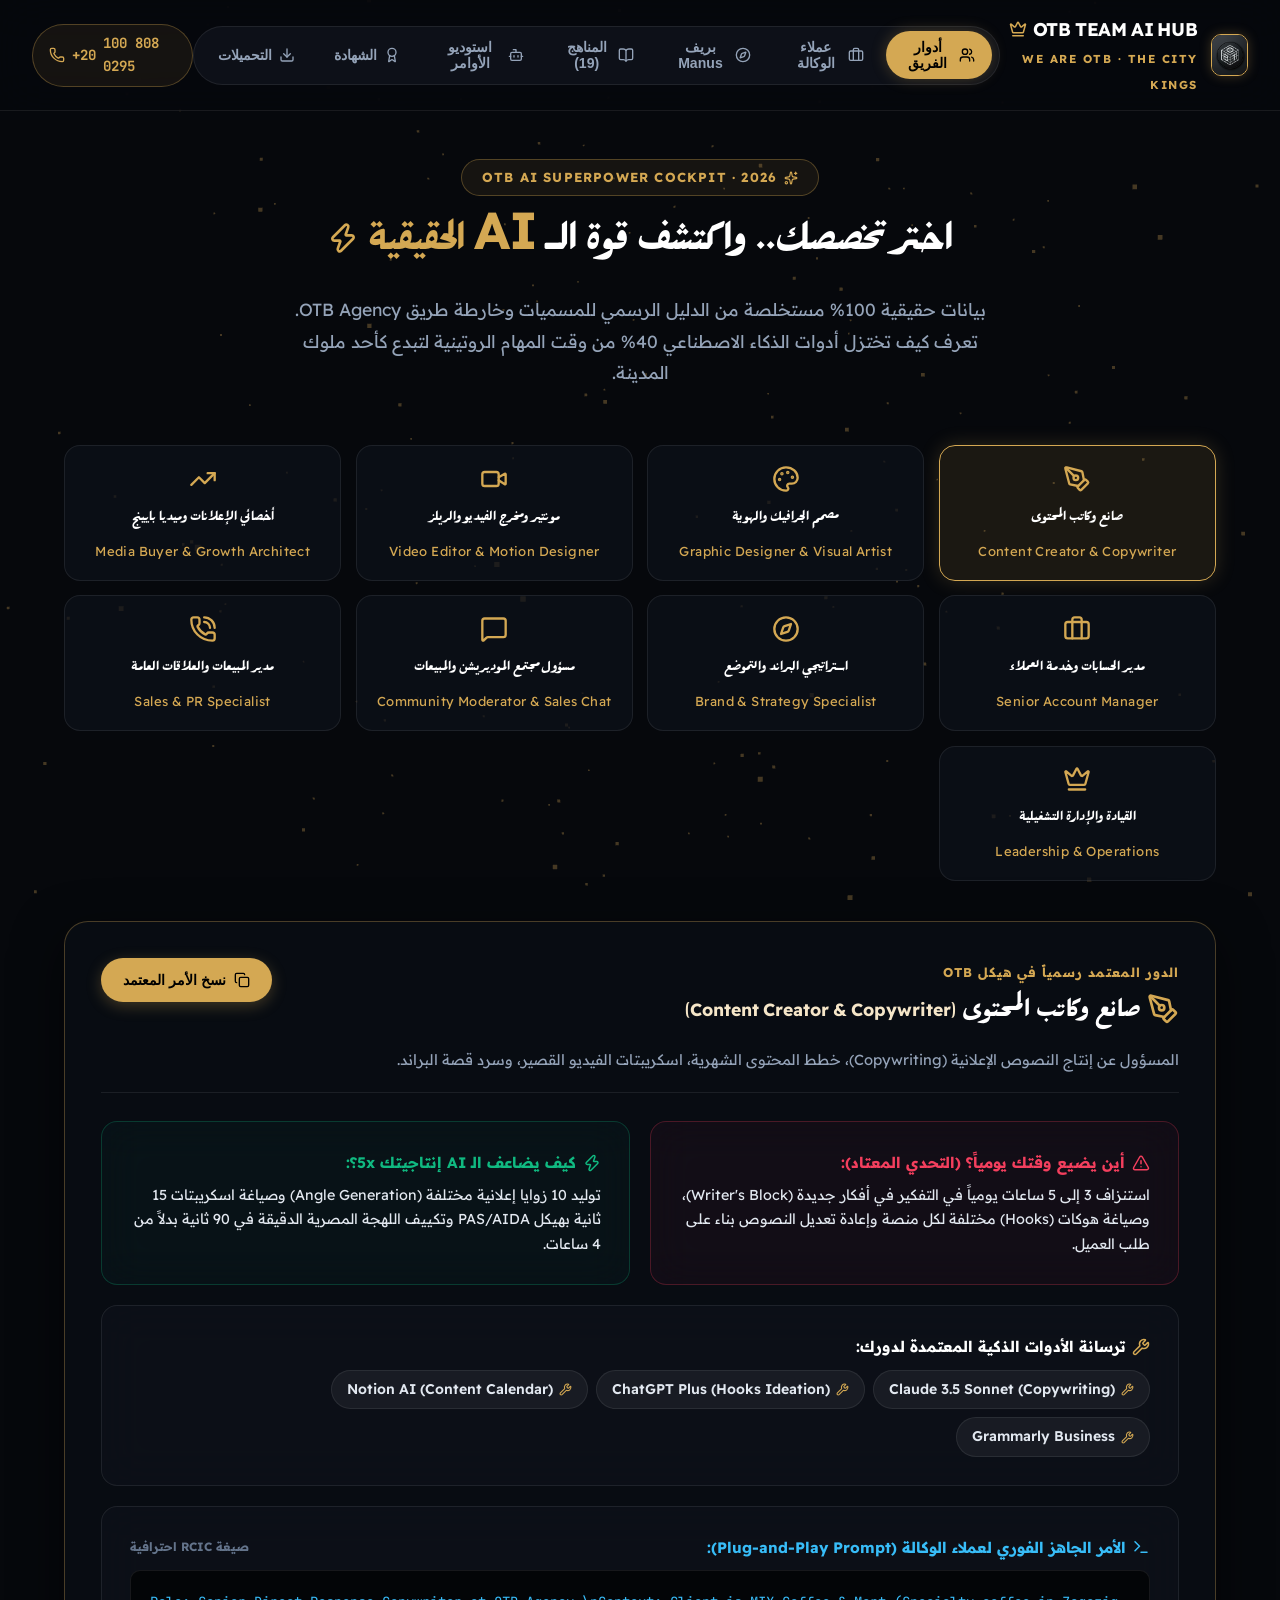
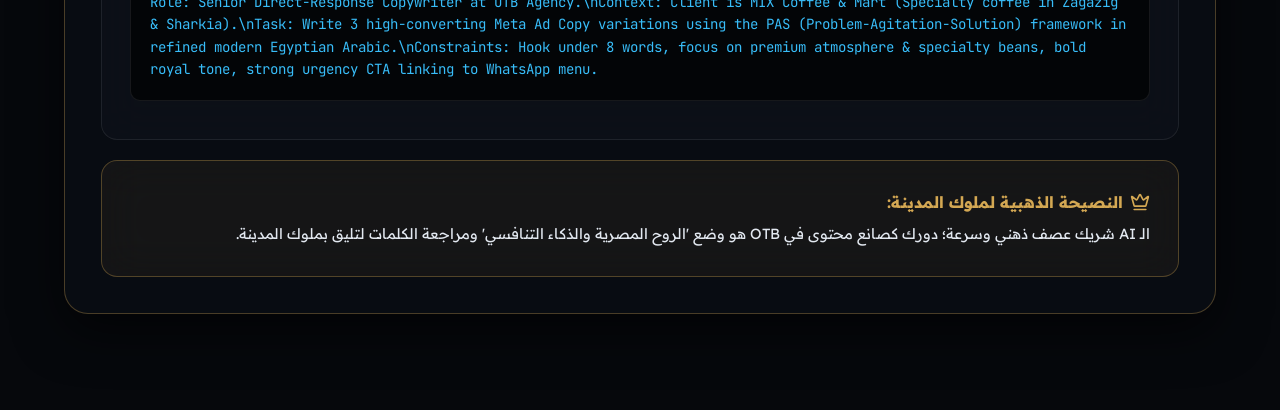
<file: index.html>
<!DOCTYPE html>
<html lang="ar" dir="rtl">
<head>
  <meta charset="UTF-8">
  <meta name="viewport" content="width=device-width, initial-scale=1.0">
  
  <!-- Aggressive Cache Prevention Meta -->
  <meta http-equiv="Cache-Control" content="no-cache, no-store, must-revalidate">
  <meta http-equiv="Pragma" content="no-cache">
  <meta http-equiv="Expires" content="0">
  
  <title>👑 OTB Team AI Hub — منصة تمكين ملوك المدينة</title>
  
  <!-- Resource Hints -->
  <link rel="preconnect" href="https://fonts.googleapis.com">
  <link rel="preconnect" href="https://fonts.gstatic.com" crossorigin>
  
  <link href="https://fonts.googleapis.com/css2?family=Cinzel:wght@700;800;900&family=JetBrains+Mono:wght@500;600;700&family=Readex+Pro:wght@300;400;500;600;700;800&display=swap" rel="stylesheet">
  <link rel="stylesheet" href="style.css?v=2.6.0">
  
  <!-- Standalone Bundled Libraries (Local + CDN fallback) -->
  <script src="assets/js/lucide.min.js"></script>
  <script src="assets/js/three.min.js"></script>
</head>
<body>

  <!-- WebGL Background -->
  <canvas id="webglCanvas"></canvas>

  <!-- Navbar -->
  <header class="navbar">
    <a href="#" class="nav-brand" onclick="switchMainTab('roles')">
      <div class="brand-badge-img">
        <img src="assets/images/otb_official_logo.jpg" alt="OTB Logo" width="42" height="42">
      </div>
      <div class="brand-text">
        <h1>OTB TEAM AI HUB <i data-lucide="crown" style="width: 18px; height: 18px; color: var(--gold);"></i></h1>
        <span>WE ARE OTB · THE CITY KINGS</span>
      </div>
    </a>

    <!-- Nav Pills -->
    <nav class="nav-pills">
      <button class="nav-pill-btn active" id="tabBtn-roles" onclick="switchMainTab('roles')">
        <i data-lucide="users" style="width: 16px; height: 16px;"></i> أدوار الفريق
      </button>
      <button class="nav-pill-btn" id="tabBtn-cases" onclick="switchMainTab('cases')">
        <i data-lucide="briefcase" style="width: 16px; height: 16px;"></i> عملاء الوكالة
      </button>
      <button class="nav-pill-btn" id="tabBtn-manus" onclick="switchMainTab('manus')">
        <i data-lucide="compass" style="width: 16px; height: 16px;"></i> بريف Manus
      </button>
      <button class="nav-pill-btn" id="tabBtn-courses" onclick="switchMainTab('courses')">
        <i data-lucide="book-open" style="width: 16px; height: 16px;"></i> المناهج (19)
      </button>
      <button class="nav-pill-btn" id="tabBtn-prompts" onclick="switchMainTab('prompts')">
        <i data-lucide="bot" style="width: 16px; height: 16px;"></i> استوديو الأوامر
      </button>
      <button class="nav-pill-btn" id="tabBtn-quiz" onclick="switchMainTab('quiz')">
        <i data-lucide="award" style="width: 16px; height: 16px;"></i> الشهادة
      </button>
      <button class="nav-pill-btn" id="tabBtn-downloads" onclick="switchMainTab('downloads')">
        <i data-lucide="download" style="width: 16px; height: 16px;"></i> التحميلات
      </button>
    </nav>

    <div>
      <a href="tel:+201008080295" class="phone-wrapper">
        <i data-lucide="phone" style="width: 16px; height: 16px;"></i>
        <span class="phone-code">+20</span>
        <span class="phone-num">100 808 0295</span>
      </a>
    </div>
  </header>

  <!-- App Container -->
  <main class="app-container">

    <!-- SECTION 1: ROLES -->
    <section id="section-roles" class="hub-section">
      <div class="hero-wrapper">
        <div class="hero-pill"><i data-lucide="sparkles" style="width: 14px; height: 14px;"></i> OTB AI SUPERPOWER COCKPIT · 2026</div>
        <h2 class="hero-title">اختر تخصصك.. واكتشف قوة الـ <span>AI الحقيقية</span> <i data-lucide="zap" style="width: 32px; height: 32px; color: var(--gold); display: inline-block; vertical-align: middle;"></i></h2>
        <p class="hero-subtitle">
          بيانات حقيقية 100% مستخلصة من الدليل الرسمي للمسميات وخارطة طريق OTB Agency. تعرف كيف تختزل أدوات الذكاء الاصطناعي 40% من وقت المهام الروتينية لتبدع كأحد ملوك المدينة.
        </p>
      </div>

      <!-- Roles Grid -->
      <div class="role-grid" id="rolesGrid"></div>

      <!-- Selected Role Stage -->
      <div id="roleDetailsStage" class="role-stage"></div>
    </section>

    <!-- SECTION 2: CLIENT CASES -->
    <section id="section-cases" class="hub-section cv-optimize" style="display: none;">
      <div class="hero-wrapper" style="margin-bottom: 2.5rem;">
        <div class="hero-pill"><i data-lucide="shield-check" style="width: 14px; height: 14px;"></i> VERIFIED CLIENT TRIUMPHS</div>
        <h2 class="hero-title">نتائج وأرقام عملاء OTB <span>الموثقة بالسوشيال ميديا</span></h2>
        <p class="hero-subtitle">بيانات حقيقية وأرقام مسجلة وروابط مباشرة لصفحات التواصل الاجتماعي الرسمية لعملاء الوكالة.</p>
      </div>

      <div id="clientsGrid" style="display: grid; grid-template-columns: repeat(auto-fit, minmax(320px, 1fr)); gap: 1.25rem;"></div>
    </section>

    <!-- SECTION 3: MANUS PIPELINE -->
    <section id="section-manus" class="hub-section cv-optimize" style="display: none;">
      <div class="hero-wrapper" style="margin-bottom: 2.5rem;">
        <div class="hero-pill"><i data-lucide="crown" style="width: 14px; height: 14px;"></i> MANUS STRATEGIC DISCOVERY PIPELINE</div>
        <h2 class="hero-title">نظام بريف واستقبال العملاء المعتمد <span>(9 مراحل)</span></h2>
        <p class="hero-subtitle">المنظومة الرسمية لاكتشاف وتأهيل عملاء وكالة OTB وضبط التوقعات والأهداف من الجلسة الأولى.</p>
      </div>

      <div style="display: grid; grid-template-columns: repeat(auto-fit, minmax(280px, 1fr)); gap: 1.15rem;">
        <div class="glass-card">
          <div style="display: flex; justify-content: space-between; align-items: center; margin-bottom: 0.3rem;">
            <span style="font-size: 0.78rem; color: var(--gold); font-weight: 800;">المرحلة 01</span>
            <i data-lucide="sprout" style="width: 18px; height: 18px; color: var(--gold);"></i>
          </div>
          <h3 style="font-family: var(--font-felfel); font-size: 1.2rem; color: var(--text-pure); margin-bottom: 0.3rem;">الجذور (من أنتم؟)</h3>
          <p style="font-size: 0.9rem; color: var(--text-muted);">قصة التأسيس، الرؤية، والسبب الجوهري لوجود البراند في السوق والمهمة الأساسية.</p>
        </div>

        <div class="glass-card">
          <div style="display: flex; justify-content: space-between; align-items: center; margin-bottom: 0.3rem;">
            <span style="font-size: 0.78rem; color: var(--gold); font-weight: 800;">المرحلة 02</span>
            <i data-lucide="gem" style="width: 18px; height: 18px; color: var(--gold);"></i>
          </div>
          <h3 style="font-family: var(--font-felfel); font-size: 1.2rem; color: var(--text-pure); margin-bottom: 0.3rem;">العرض والقيمة (The Offer)</h3>
          <p style="font-size: 0.9rem; color: var(--text-muted);">المنتجات والخدمات الأساسية، الميزة التنافسية الحصرية، وهيكل الأسعار.</p>
        </div>

        <div class="glass-card">
          <div style="display: flex; justify-content: space-between; align-items: center; margin-bottom: 0.3rem;">
            <span style="font-size: 0.78rem; color: var(--gold); font-weight: 800;">المرحلة 03</span>
            <i data-lucide="target" style="width: 18px; height: 18px; color: var(--gold);"></i>
          </div>
          <h3 style="font-family: var(--font-felfel); font-size: 1.2rem; color: var(--text-pure); margin-bottom: 0.3rem;">الجمهور المستهدف (Audience)</h3>
          <p style="font-size: 0.9rem; color: var(--text-muted);">الشرائح السكانية، السلوك الشرائي، ونقاط الألم الرئيسية (Pain Points).</p>
        </div>

        <div class="glass-card">
          <div style="display: flex; justify-content: space-between; align-items: center; margin-bottom: 0.3rem;">
            <span style="font-size: 0.78rem; color: var(--gold); font-weight: 800;">المرحلة 04</span>
            <i data-lucide="crosshair" style="width: 18px; height: 18px; color: var(--gold);"></i>
          </div>
          <h3 style="font-family: var(--font-felfel); font-size: 1.2rem; color: var(--text-pure); margin-bottom: 0.3rem;">مشهد المنافسة والفجوات</h3>
          <p style="font-size: 0.9rem; color: var(--text-muted);">المنافسون المباشرون ونقاط ضعفهم التي يمكن لـ OTB استغلالها لصالح العميل.</p>
        </div>

        <div class="glass-card">
          <div style="display: flex; justify-content: space-between; align-items: center; margin-bottom: 0.3rem;">
            <span style="font-size: 0.78rem; color: var(--gold); font-weight: 800;">المرحلة 05</span>
            <i data-lucide="sparkles" style="width: 18px; height: 18px; color: var(--gold);"></i>
          </div>
          <h3 style="font-family: var(--font-felfel); font-size: 1.2rem; color: var(--text-pure); margin-bottom: 0.3rem;">شخصية البراند ونبرة الصوت</h3>
          <p style="font-size: 0.9rem; color: var(--text-muted);">النمط النفسي ونبرة الحديث المعتمدة (Bold, Royal, Friendly, Prestigious...).</p>
        </div>

        <div class="glass-card">
          <div style="display: flex; justify-content: space-between; align-items: center; margin-bottom: 0.3rem;">
            <span style="font-size: 0.78rem; color: var(--gold); font-weight: 800;">المرحلة 06</span>
            <i data-lucide="bar-chart-3" style="width: 18px; height: 18px; color: var(--gold);"></i>
          </div>
          <h3 style="font-family: var(--font-felfel); font-size: 1.2rem; color: var(--text-pure); margin-bottom: 0.3rem;">النجاح ومستهدفات الـ 90 يوماً</h3>
          <p style="font-size: 0.9rem; color: var(--text-muted);">أهداف الـ ROAS، الإيرادات، والمبيعات المستهدفة ومؤشرات الأداء KPIs.</p>
        </div>

        <div class="glass-card">
          <div style="display: flex; justify-content: space-between; align-items: center; margin-bottom: 0.3rem;">
            <span style="font-size: 0.78rem; color: var(--gold); font-weight: 800;">المرحلة 07</span>
            <i data-lucide="settings" style="width: 18px; height: 18px; color: var(--gold);"></i>
          </div>
          <h3 style="font-family: var(--font-felfel); font-size: 1.2rem; color: var(--text-pure); margin-bottom: 0.3rem;">التشغيل والميزانيات</h3>
          <p style="font-size: 0.9rem; color: var(--text-muted);">ميزانية الإعلانات الشهرية المتاحة، الموارد، وقنوات التواصل المعتمدة.</p>
        </div>

        <div class="glass-card">
          <div style="display: flex; justify-content: space-between; align-items: center; margin-bottom: 0.3rem;">
            <span style="font-size: 0.78rem; color: var(--gold); font-weight: 800;">المرحلة 08</span>
            <i data-lucide="shield-check" style="width: 18px; height: 18px; color: var(--gold);"></i>
          </div>
          <h3 style="font-family: var(--font-felfel); font-size: 1.2rem; color: var(--text-pure); margin-bottom: 0.3rem;">السياق والدروس السابقة</h3>
          <p style="font-size: 0.9rem; color: var(--text-muted);">تجارب الحملات السابقة، ما نجح وما فشل، والمحاذير التسويقية والقانونية.</p>
        </div>

        <div class="glass-card" style="border-color: var(--border-gold); background: rgba(212, 168, 83, 0.08);">
          <div style="display: flex; justify-content: space-between; align-items: center; margin-bottom: 0.3rem;">
            <span style="font-size: 0.78rem; color: var(--gold); font-weight: 800;">المرحلة 09</span>
            <i data-lucide="check-circle-2" style="width: 18px; height: 18px; color: var(--gold);"></i>
          </div>
          <h3 style="font-family: var(--font-felfel); font-size: 1.2rem; color: var(--gold); margin-bottom: 0.3rem;">المراجعة وإصدار الكود المرجعي</h3>
          <p style="font-size: 0.9rem; color: var(--text-main);">تأكيد بنود البريف وتوليد الكود الرسمي (مثل: OTB-K3M9P) لتوزيع المهام على الفريق.</p>
        </div>
      </div>
    </section>

    <!-- SECTION 4: COURSES -->
    <section id="section-courses" class="hub-section cv-optimize" style="display: none;">
      <div class="hero-wrapper" style="margin-bottom: 2rem;">
        <h2 class="hero-title"><i data-lucide="book-open" style="width: 28px; height: 28px; color: var(--gold); display: inline-block; vertical-align: middle;"></i> مناهج الـ 19 تخصصاً المعتمدة</h2>
        <p class="hero-subtitle">تفكيك 2,400+ صفحة إلى مقررات تدريبية عملية تشمل كافة أدوار ومسارات نمو الوكالة.</p>
      </div>

      <div class="tabs-row" style="justify-content: center; margin-bottom: 2rem;">
        <button class="tab-pill active" onclick="filterCourses('all', this)">الكل (19)</button>
        <button class="tab-pill" onclick="filterCourses('strategy', this)">الاستراتيجية والهوية (4)</button>
        <button class="tab-pill" onclick="filterCourses('creative', this)">المحتوى والسيو (4)</button>
        <button class="tab-pill" onclick="filterCourses('media', this)">الميديا بايينج (5)</button>
        <button class="tab-pill" onclick="filterCourses('ai', this)">الذكاء الاصطناعي (4)</button>
        <button class="tab-pill" onclick="filterCourses('career', this)">عقود الوكالة (2)</button>
      </div>

      <div id="coursesList"></div>
    </section>

    <!-- SECTION 5: PROMPTS STUDIO -->
    <section id="section-prompts" class="hub-section cv-optimize" style="display: none;">
      <div class="hero-wrapper" style="margin-bottom: 2rem;">
        <h2 class="hero-title"><i data-lucide="bot" style="width: 28px; height: 28px; color: var(--gold); display: inline-block; vertical-align: middle;"></i> استوديو أوامر الذكاء الاصطناعي</h2>
        <p class="hero-subtitle">أوامر RCIC عملية وفورية مصممة خصيصاً لعملاء OTB وقابلة للنسخ المباشر.</p>
      </div>

      <div class="glass-card" style="border: 1.5px solid var(--border-gold); padding: 2.25rem; max-width: 800px; margin: 0 auto;">
        <div style="display: grid; grid-template-columns: 1fr 1fr; gap: 1rem; margin-bottom: 1.25rem;">
          <div>
            <label style="display: block; font-size: 0.85rem; color: var(--text-pure); margin-bottom: 0.35rem; font-weight: 700;">نوع التكليف المطلوب:</label>
            <select id="promptTask" class="btn btn-secondary" style="width: 100%; text-align: right; background: var(--bg-input); border-radius: var(--radius-sm);" onchange="updateLivePrompt()">
              <option value="copy">كتابة إعلانات تحويلية (PAS Framework)</option>
              <option value="reels">اسكريبت ريلز 15 ثانية (Viral Hook)</option>
              <option value="media">تشخيص حساب إعلاني وسكيلينج (Media Buying)</option>
              <option value="retainer">مقترح عقد ريتينر شهري ($2,500/mo)</option>
            </select>
          </div>
          <div>
            <label style="display: block; font-size: 0.85rem; color: var(--text-pure); margin-bottom: 0.35rem; font-weight: 700;">اسم البراند والقطاع:</label>
            <input type="text" id="promptBrand" class="btn btn-secondary" style="width: 100%; text-align: right; background: var(--bg-input); border-radius: var(--radius-sm);" value="MIX Coffee (Specialty Coffee)" oninput="updateLivePrompt()">
          </div>
        </div>

        <div style="margin-bottom: 1.25rem;">
          <label style="display: block; font-size: 0.85rem; color: var(--text-pure); margin-bottom: 0.35rem; font-weight: 700;">الأمر المولد فورياً:</label>
          <div id="livePromptCode" class="code-box" style="max-height: 220px; overflow-y: auto;"></div>
        </div>

        <button class="btn btn-primary" style="width: 100%; padding: 0.8rem;" onclick="copyText(document.getElementById('livePromptCode').innerText)">
          <i data-lucide="copy" style="width: 16px; height: 16px;"></i> نسخ الأمر المخصص للحافظة
        </button>
      </div>
    </section>

    <!-- SECTION 6: QUIZ & CERTIFICATE -->
    <section id="section-quiz" class="hub-section cv-optimize" style="display: none;">
      <div class="hero-wrapper" style="margin-bottom: 2rem;">
        <h2 class="hero-title"><i data-lucide="award" style="width: 28px; height: 28px; color: var(--gold); display: inline-block; vertical-align: middle;"></i> تقييم الكفاءة وإصدار شهادة ملوك المدينة</h2>
        <p class="hero-subtitle">أدخل اسمك وأجب عن الأسئلة الخمسة لإصدار شهادة الاعتماد الملكية الرسمية المعتمدة.</p>
      </div>

      <div class="glass-card" style="max-width: 720px; margin: 0 auto 1.75rem auto;">
        <label style="display: block; font-size: 0.88rem; color: var(--text-pure); margin-bottom: 0.4rem; font-weight: 700;">الاسم الرسمي المطبوع على الشهادة:</label>
        <input type="text" id="certName" class="btn btn-secondary" style="width: 100%; text-align: right; background: var(--bg-input); font-size: 1rem; border-radius: var(--radius-sm);" value="أحمد عصام رمضان">
      </div>

      <div style="max-width: 720px; margin: 0 auto;">
        <div class="glass-card" style="margin-bottom: 0.9rem;">
          <h4 style="font-size: 0.95rem; color: var(--text-pure); margin-bottom: 0.5rem;">1. ما هو التموضع والنمط النفسي المعتمد لوكالة OTB؟</h4>
          <label style="display:block; margin-bottom:0.3rem; font-size:0.88rem; cursor:pointer;"><input type="radio" name="q0" value="0"> المنافسة على أقل سعر</label>
          <label style="display:block; font-size:0.88rem; cursor:pointer;"><input type="radio" name="q0" value="1" checked> The Ruler & The Creator (ملوك المدينة: الهيبة والجرأة والتركيز على العائد)</label>
        </div>

        <div class="glass-card" style="margin-bottom: 0.9rem;">
          <h4 style="font-size: 0.95rem; color: var(--text-pure); margin-bottom: 0.5rem;">2. كيف يساعد الذكاء الاصطناعي صانع المحتوى بشكل سليم؟</h4>
          <label style="display:block; margin-bottom:0.3rem; font-size:0.88rem; cursor:pointer;"><input type="radio" name="q1" value="1" checked> كـ شريك عصف ذهني وسرعة صياغة بدقة المعطيات مع مراجعة بشرية</label>
          <label style="display:block; font-size:0.88rem; cursor:pointer;"><input type="radio" name="q1" value="0"> نسخ ولصق الردود بدون قراءة</label>
        </div>

        <div class="glass-card" style="margin-bottom: 0.9rem;">
          <h4 style="font-size: 0.95rem; color: var(--text-pure); margin-bottom: 0.5rem;">3. إذا كان هامش الربح 25%، فما هو الـ Break-Even ROAS؟</h4>
          <label style="display:block; margin-bottom:0.3rem; font-size:0.88rem; cursor:pointer;"><input type="radio" name="q2" value="1" checked> 4.0x (حيث 1 / 0.25 = 4)</label>
          <label style="display:block; font-size:0.88rem; cursor:pointer;"><input type="radio" name="q2" value="0"> 1.5x</label>
        </div>

        <div class="glass-card" style="margin-bottom: 0.9rem;">
          <h4 style="font-size: 0.95rem; color: var(--text-pure); margin-bottom: 0.5rem;">4. ما هي النسبة الآمنة لزيادة ميزانية الحملات الرابحة (Scaling)؟</h4>
          <label style="display:block; margin-bottom:0.3rem; font-size:0.88rem; cursor:pointer;"><input type="radio" name="q3" value="1" checked> زيادة 20% كل 48-72 ساعة لحماية استقرار الحملة</label>
          <label style="display:block; font-size:0.88rem; cursor:pointer;"><input type="radio" name="q3" value="0"> مضاعفة الميزانية 200% كل ساعة</label>
        </div>

        <div class="glass-card" style="margin-bottom: 1.75rem;">
          <h4 style="font-size: 0.95rem; color: var(--text-pure); margin-bottom: 0.5rem;">5. ما هو السعر القياسي لباقة الـ Dominance Retainer لـ OTB؟</h4>
          <label style="display:block; margin-bottom:0.3rem; font-size:0.88rem; cursor:pointer;"><input type="radio" name="q4" value="1" checked> $2,500 / شهر (هوية + 24 محتوى + ميديا بايينج + أتمتة)</label>
          <label style="display:block; font-size:0.88rem; cursor:pointer;"><input type="radio" name="q4" value="0"> $300 / شهر</label>
        </div>

        <div style="text-align: center;">
          <button class="btn btn-primary" style="padding: 0.85rem 3rem; font-size: 0.95rem;" onclick="generateOfficialCert()">
            <i data-lucide="crown" style="width: 18px; height: 18px;"></i> إصدار شهادة الاعتماد الملكية
          </button>
        </div>

        <div id="certContainer" style="display: none;"></div>
      </div>
    </section>

    <!-- SECTION 7: DOWNLOADS -->
    <section id="section-downloads" class="hub-section cv-optimize" style="display: none;">
      <div class="hero-wrapper" style="margin-bottom: 2.5rem;">
        <h2 class="hero-title"><i data-lucide="download" style="width: 28px; height: 28px; color: var(--gold); display: inline-block; vertical-align: middle;"></i> مركز المستندات والأوامر المباشرة</h2>
        <p class="hero-subtitle">تحميل التقارير الاستراتيجية وموسوعات الأوامر وقوائم الفحص بصيغ مباشرة.</p>
      </div>

      <div style="display: grid; grid-template-columns: repeat(auto-fit, minmax(280px, 1fr)); gap: 1.25rem;">
        <div class="glass-card">
          <div style="display: flex; justify-content: space-between; align-items: center; margin-bottom: 0.4rem;">
            <span style="font-size: 0.78rem; color: var(--gold); font-weight: 700;">50+ Prompts</span>
            <i data-lucide="terminal" style="width: 18px; height: 18px; color: var(--gold);"></i>
          </div>
          <h3 style="font-family: var(--font-felfel); font-size: 1.2rem; color: var(--text-pure); margin: 0.4rem 0;">موسوعة الأوامر التكتيكية</h3>
          <p style="font-size: 0.86rem; color: var(--text-muted); margin-bottom: 1.25rem;">أوامر الذكاء الاصطناعي المعتمدة لأدوار OTB.</p>
          <a href="track_a_fast_track_sprint/cheatsheets/OTB_Prompt_Engineering_Bible.md" download class="btn btn-primary" style="width: 100%; font-size: 0.85rem;">
            <i data-lucide="download" style="width: 16px; height: 16px;"></i> تحميل الموسوعة
          </a>
        </div>

        <div class="glass-card">
          <div style="display: flex; justify-content: space-between; align-items: center; margin-bottom: 0.4rem;">
            <span style="font-size: 0.78rem; color: var(--gold); font-weight: 700;">Checklist</span>
            <i data-lucide="check-square" style="width: 18px; height: 18px; color: var(--gold);"></i>
          </div>
          <h3 style="font-family: var(--font-felfel); font-size: 1.2rem; color: var(--text-pure); margin: 0.4rem 0;">فحص الميديا بايينج</h3>
          <p style="font-size: 0.86rem; color: var(--text-muted); margin-bottom: 1.25rem;">قائمة فحص الحملات قبل الإطلاق وقواعد السكيلينج.</p>
          <a href="track_a_fast_track_sprint/cheatsheets/OTB_Media_Buying_Checklist.md" download class="btn btn-secondary" style="width: 100%; font-size: 0.85rem;">
            <i data-lucide="download" style="width: 16px; height: 16px;"></i> تحميل الفحص
          </a>
        </div>

        <div class="glass-card">
          <div style="display: flex; justify-content: space-between; align-items: center; margin-bottom: 0.4rem;">
            <span style="font-size: 0.78rem; color: var(--gold); font-weight: 700;">Strategic Doc</span>
            <i data-lucide="file-text" style="width: 18px; height: 18px; color: var(--gold);"></i>
          </div>
          <h3 style="font-family: var(--font-felfel); font-size: 1.2rem; color: var(--text-pure); margin: 0.4rem 0;">التقرير الاستراتيجي الشامل</h3>
          <p style="font-size: 0.86rem; color: var(--text-muted); margin-bottom: 1.25rem;">وثيقة التوجيه التنفيذي لنمو الوكالة.</p>
          <a href="track_b_4week_masterclass/studio_artifacts/OTB_Executive_Strategic_Briefing.md" download class="btn btn-secondary" style="width: 100%; font-size: 0.85rem;">
            <i data-lucide="download" style="width: 16px; height: 16px;"></i> تحميل التقرير
          </a>
        </div>
      </div>
    </section>

  </main>

  <script src="shared_ui.js?v=2.6.0"></script>
  <script>
    const coursesData = [{"id": "ai-marketing", "cat": "ai", "phase": 4, "title": "الذكاء الاصطناعي في التسويق الرقمي (AI in Marketing)", "pages": 294, "icon": "🤖", "badge": "GenAI & Prompt Engineering", "desc": "توظيف نماذج الذكاء الاصطناعي التوليدي (ChatGPT, Claude, Midjourney) وهندسة الأوامر المتقدمة (RCIC) في صناعة المحتوى، تحليل البيانات الإعلانية، وأتمتة مسارات البيع.", "units": ["مقدمة في الثورة التوليدية (Generative AI) وتطبيقاتها في صناعة الإعلانات", "إطار هندسة الأوامر التسويقية المتقدمة: Role - Context - Instruction - Constraints (RCIC)", "توليد الأفكار الإعلانية وسيناريوهات الفيديو الفيرال في ثوانٍ", "التصوير التجاري وتوليد أصول الجرافيك و 3D عبر Midjourney & Stable Diffusion", "أتمتة خدمة العملاء وتأهيل الليدز عبر WhatsApp Business API و Chatbots", "التحليل التنبؤي للبيانات وسلوك العملاء والتنبؤ بالقيمة العمرية (LTV)"], "prompt": "Role: Principal AI Growth Engineer at OTB Agency.\nContext: Designing an autonomous multi-modal marketing workflow for [Brand Name] in [Industry].\nTask: Generate a 30-day content and high-converting ad schedule utilizing PAS and AIDA frameworks.\nConstraints: High-converting hooks, Egyptian colloquial luxury tone, direct CTA to WhatsApp.", "case_study": "تم بناء مسار ردود ذكي لعميل مختبرات علاج (Elag Labs) يستقبل استفسارات التحاليل، يصنف الحالة، ويحجز موعد الزيارة المنزلية تلقائياً، محققاً أكثر من 800 حجز مؤهل شهرياً.", "lab": "بناء برومبت مخصص من 4 أبعاد (RCIC) لإنتاج 5 إعلانات ممولة مختلفة لبراند من اختيارك."}, {"id": "content-marketing", "cat": "creative", "phase": 2, "title": "تسويق المحتوى والسرد القصصي الفيرال (Content Marketing)", "pages": 476, "icon": "✍️", "badge": "Viral Storytelling & Copywriting", "desc": "أسرار صناعة المحتوى الجذاب، صياغة النصوص الإعلانية المباشرة (Direct-Response Copywriting)، وسيكولوجية الفيديو القصير (Reels & TikTok).", "units": ["سيكولوجية الانتباه وقاعدة الـ 3 ثوانٍ الأولى (Scroll-Stopping Hooks)", "أطر الكتابة الإعلانية المعتمدة عالمياً: AIDA, PAS, BAB, FAB", "بناء الركائز الإعلانية وجدول المحتوى الشهري (Content Pillars & Editorial Calendar)", "هندسة الفيديوهات القصيرة (Short-Form Video Anatomy): الصوت، الإيقاع، والنص على الشاشة", "سرد القصص العاطفي (Brand Storytelling) وتحويل المتابع العادي إلى مدافع عن البراند", "إعادة تدوير المحتوى (Content Repurposing) عبر منصات التواصل المتعددة"], "prompt": "Role: Senior Direct-Response Copywriter at OTB Agency.\nContext: Launching a viral short-form video campaign for [Brand Name].\nTask: Write 3 contrasting 15-second Reel scripts (Angle 1: Humor & Relatability, Angle 2: FOMO & Urgency, Angle 3: Pure Luxury Aesthetic).\nFormat: Shot-by-shot table with Scene, Visual Action, Audio SFX, and Voiceover.", "case_study": "حملة فيديو ريلز لـ Rancho's EG تبرز تفاصيل تقطيع البرجر الملحمي مع صوص الجبنة، محققة أكثر من 450 ألف مشاهدة أورجانيك ورفع المبيعات بنسبة 65%.", "lab": "كتابة اسكريبت فيديو قصير مدته 15 ثانية يعتمد على صيغة PAS مع تفصيل لقطات الـ ASMR الصوتية."}, {"id": "facebook-ads", "cat": "media", "phase": 3, "title": "إعلانات فيسبوك وميتا للأداء وسكيلينج الـ ROAS (Meta Ads)", "pages": 239, "icon": "📊", "badge": "Performance Media Buying", "desc": "الهندسة المتقدمة لإعلانات Meta، ضبط خوارزميات Advantage+، إعداد Conversions API، واستراتيجيات التوسع الرأسي والأفقي لتحقيق عائد استثمار مضاعف.", "units": ["بنية الحملات المعيارية: TOFU (الوعي الواسع) / MOFU (التفاعل) / BOFU (إعادة الاستهداف)", "استراتيجيات الاستهداف الحديثة: Broad Targeting vs Lookalike vs Retargeting", "ضبط تتبع السيرفر المتقدم: Conversions API (CAPI) وتجاوز قيود iOS 14.5+", "مصفوفة اختبار الكرييتف الإعلاني (Creative Testing Framework)", "قواعد السكيلينج الآمنة: Vertical Scaling (+20% كل 48 ساعة) و Horizontal Scaling", "تحليل المؤشرات المالية: CAC, CPA, MER, Break-Even ROAS, LTV"], "prompt": "Role: Principal Media Buyer and Growth Architect at OTB Agency.\nContext: Client [Brand] with 25% profit margin running Meta Ads in Egypt.\nTask: Formulate a 48-hour scaling protocol when a creative hits 5.2x ROAS.\nFormat: Step-by-step checklist covering budget adjustments, audience duplication, and stop-loss criteria.", "case_study": "إعادة هيكلة حساب إعلانات مجوهرات د. زغلول (Dr. Zaghloul) بحملات Advantage+ وتتبع CAPI دقيق، مما حقق ROAS تجاوز 7.5x واستقراراً تاماً في التكلفة.", "lab": "حساب الـ Break-Even ROAS لمنتج بهامش ربح 30%، وتصميم خطة ميزانية أسبوعية لاختبار 6 كرييتفز جديدة."}, {"id": "instagram-mastery", "cat": "creative", "phase": 2, "title": "احتراف إنستغرام وهندسة التفاعل (Instagram & Reels)", "pages": 199, "icon": "📸", "badge": "Visual Branding & Community", "desc": "تحويل الحساب إلى واجهة عرض ملكية (Visual Storefront)، إتقان خوارزمية الريلز، أتمتة الرسائل المباشرة (ManyChat & IG DM)، وبناء مجتمع مخلص.", "units": ["تحسين البروفايل الاحترافي (Bio, Highlights, Grid Aesthetic)", "أسرار خوارزمية الـ Reels وعوامل رفع نسبة الإكمال (Retention Rate)", "سيكولوجية الستوري اليومية (Story Sequences) لتحقيق مبيعات فورية", "أتمتة الرسائل الخاصة (Instagram DM Automation) لتحويل التعليقات لطلبات شراء", "التسويق عبر المؤثرين والمايكرو إنفلونسرز (Micro-Influencer Collaborations)", "تحليلات إنستغرام واستخراج أوقات الذروة والمحتوى الأكثر حفظاً ومشاركة"], "prompt": "Role: Instagram Growth Strategist at OTB Agency.\nContext: Managing luxury account for [Brand Name].\nTask: Design a 7-day Instagram Story sales funnel (Days 1-2: Tease, Days 3-4: Social Proof, Day 5: Grand Offer, Days 6-7: Last Chance Urgency).", "case_study": "تحويل حساب MIX Coffee على إنستغرام إلى وجهة بصرية داكنة فاخرة، مما رفع تفاعل الحساب بنسبة 180% ومعدل الحفظ والمشاركة بنسبة 240%.", "lab": "تصميم تسلسل ستوري من 5 شرائح مع دعوة تفاعلية لإرسال رسالة خاصة للحصول على كود خصم حصري."}, {"id": "tiktok-growth", "cat": "media", "phase": 3, "title": "إعلانات ونمو تيك توك وسيكولوجية الفيرال (TikTok Ads)", "pages": 80, "icon": "🎵", "badge": "Trends Hijacking & Spark Ads", "desc": "استغلال سرعة انتشار تيك توك، استهداف الجيل Z والشباب، إطلاق حملات Spark Ads، وتصميم إعلانات لا تبدو كإعلانات تقليدية (Don't Make Ads, Make TikToks).", "units": ["فهم صفحة For You Page (FYP) ومعايير انتشار الفيديو التلقائي", "صناعة محتوى UGC (User-Generated Content) عالي المصداقية", "منصة إعلانات تيك توك (TikTok Ads Manager) وإعداد البيكسل", "إعلانات Spark Ads واستغلال الفيديوهات الأورجانيك الرابحة", "سيو تيك توك (TikTok SEO) واستهداف الكلمات المفتاحية في شريط البحث", "تتبع التحويلات ومبيعات المتاجر الإلكترونية على تيك توك"], "prompt": "Role: Creative TikTok Director at OTB Agency.\nContext: Creating native TikTok ads for [Product Name].\nTask: Draft 3 viral UGC concept scripts featuring unboxing, unexpected problem-solving, and funny meme twists.", "case_study": "حملة تيك توك لـ Wilson Crepe تعتمد على تصوير تحضير الكريب الساخن مع ترند موسيقي شائع، حققت أكثر من 600 ألف مشاهدة ومئات الطلبات في عطلة نهاية الأسبوع.", "lab": "صياغة فكرة إعلان تيك توك على نمط UGC مع كتابة الهوك البصري والصوتي لأول ثانيتين."}, {"id": "linkedin-b2b", "cat": "strategy", "phase": 3, "title": "لينكد إن واكتساب عملاء الشركات B2B (LinkedIn Mastery)", "pages": 147, "icon": "💼", "badge": "B2B Lead Generation & Authority", "desc": "بناء العلامة التجارية الشخصية للقيادات التنفيذية، استراتيجيات الاستقطاب البارد (Cold Outreach)، ونشر المقالات والدراسات التي تجذب عقود الشركات والريتينر.", "units": ["تحسين الصفحة الشخصية التنفيذية (All-Star Profile Optimization)", "استراتيجية المحتوى القيادي وبناء السلطة المعرفية (Thought Leadership)", "استخدام LinkedIn Sales Navigator في استهداف صناع القرار", "رسائل الاستقطاب غير المزعجة وسرد القيمة (InMail & Direct Messaging)", "إعلانات لينكد إن الممولة (LinkedIn Sponsored Content & Lead Gen Forms)", "بناء شبكة علاقات مهنية واستقطاب شراكات وعقود وكالة طويلة الأجل"], "prompt": "Role: B2B Growth Strategist at OTB Agency.\nContext: Reaching out to CEOs and CMOs of retail chains in Egypt & Gulf.\nTask: Write a 3-stage cold LinkedIn outreach sequence focusing on high-ROI marketing infrastructure and waste elimination.", "case_study": "استقطاب 4 عقود ريتينر كبرى لـ OTB Agency عبر منشورات دراسات الحالة التحليلية لنتائج العملاء على لينكد إن.", "lab": "صياغة رسالة تواصل احترافية على لينكد إن موجهة لمدير تسويق شركة تجارة إلكترونية تقترح تدقيقاً مجانياً لحسابهم الإعلاني."}, {"id": "strategy-planning", "cat": "strategy", "phase": 1, "title": "الاستراتيجية والتخطيط التسويقي الشامل (Marketing Strategy)", "pages": 124, "icon": "🎯", "badge": "STP, SOSTAC & 90-Day Blueprints", "desc": "المنهجية المعتمدة لبناء خطط التسويق المتكاملة، دراسة السوق والمنافسين، نموذج SOSTAC، وتحويل الأهداف العامة إلى مؤشرات أداء رقمية قابلة للقياس.", "units": ["تحليل الوضع الراهن وتدقيق العلامة التجارية (SWOT & PESTLE Analysis)", "نموذج STP العملي: Segmentation, Targeting, Positioning", "إطار التخطيط الاستراتيجي SOSTAC (من الوضع الحالي حتى التحكم والقياس)", "صياغة الأهداف الذكية (SMART Goals) ومؤشرات الأداء الرئيسية (KPIs)", "تحديد مصفوفة الميزانيات وتوزيع الإنفاق على القنوات التسويقية", "بناء خارطة طريق التنفيذ لـ 90 يوماً (90-Day Execution Roadmap)"], "prompt": "Role: Chief Strategy Officer at OTB Agency.\nContext: Designing a comprehensive 90-day growth strategy for a mid-market brand entering the Egyptian market.\nTask: Provide full SOSTAC framework breakdown with actionable milestones and risk mitigation.", "case_study": "بناء الاستراتيجية الشاملة لإطلاق سلسلة فروع حلويات Rice Patisserie وتحديد الشرائح المستهدفة وتوقيتات الحملات الموسمية.", "lab": "تطبيق نموذج SOSTAC على بيزنس تجاري حقيقي وتحديد 3 مؤشرات أداء رئيسية للنمو."}, {"id": "branding-identity", "cat": "strategy", "phase": 1, "title": "بناء الهوية والعلامة التجارية (Branding & Identity)", "pages": 78, "icon": "👑", "badge": "Brand Archetypes & Equity", "desc": "صناعة الشخصية النفسية للعلامة التجارية، اختيار النمط الأصيل (The Ruler & The Creator)، توحيد الصوت البصري والنصي، وبناء قيمة البراند (Brand Equity).", "units": ["الفرق الجوهري بين الهوية البصرية (Visual Identity) وبناء البراند (Branding)", "الأنماط النفسية الـ 12 للعلامات التجارية (Brand Archetypes)", "صياغة نبرة الصوت والمفردات اللغوية (Tone of Voice & Messaging)", "كتابة كراسة معايير الهوية (Brand Guidelines Bible)", "تموضع السعر والهيبة (Premium Positioning & Pricing Power)", "حماية سمعة العلامة التجارية وإدارة الأزمات (Brand Crisis Management)"], "prompt": "Role: Brand Architecture Director at OTB Agency.\nContext: Developing a luxury brand identity manual for [Client Name].\nTask: Define the Brand Archetype (The Ruler), Core Values, Mission/Vision, and Tone of Voice dos & don'ts.", "case_study": "صياغة هوية وكالة OTB نفسها ('The City Kings' 👑) والاعتماد على مزيج الأسود والذهب لفرض تموضع القيادة والهيبة في السوق.", "lab": "تحديد النمط النفسي (Archetype) المناسب لبراند فاخر وصياغة 3 جمل تعبر عن نبرة صوته الملكية."}, {"id": "seo-mastery", "cat": "creative", "phase": 2, "title": "سيو محركات البحث ومحرك الزيارات العضوية (Search Engine Optimization)", "pages": 173, "icon": "🔍", "badge": "3-Day Technical & On-Page Engine", "desc": "تصدر نتائج بحث جوجل العضوية، السيو التقني وتهيئة الموقع، استراتيجيات الكلمات المفتاحية، وبناء الروابط الخلفية القوية (Backlinks) والظهور في نتائج الذكاء الاصطناعي (SGE/AIO).", "units": ["أساسيات محركات البحث وخوارزميات الترتيب والزحف والفهرسة (Crawling & Indexing)", "البحث عن الكلمات المفتاحية التنافسية وتجميعها (Keyword Research & Clustering)", "السيو الداخلي (On-Page SEO): العناوين، الأوصاف، الروابط الداخلية، والوسوم الدلالية", "السيو التقني (Technical SEO): سرعة الموقع، Core Web Vitals، وهيكل البيانات Schema", "بناء الروابط الخلفية والسلطة (Off-Page SEO & High-Authority Backlinks)", "سيو التجارة الإلكترونية ومحركات بحث الذكاء الاصطناعي (Search Generative Experience)"], "prompt": "Role: Lead SEO Specialist at OTB Agency.\nContext: Optimizing e-commerce website [Website Domain] selling fashion items in Egypt.\nTask: Perform On-Page SEO audit, identify keyword gaps, and write optimized meta titles and H1/H2 structures.", "case_study": "تحسين موقع متجر صقر (Sakr Store) وتصدر الكلمات المفتاحية لمنتجات الأدوات المنزلية، محققاً نمواً في الزيارات العضوية بنسبة 320% دون إنفاق إعلاني إضافي.", "lab": "إجراء بحث كلمات مفتاحية لمنتج تجاري وتحديد 5 كلمات ذات نية شراء عالية (Commercial Intent)."}, {"id": "youtube-strategy", "cat": "creative", "phase": 2, "title": "يوتيوب وسيو الفيديو وزيادة المشاهدات (YouTube & Video SEO)", "pages": 82, "icon": "🎥", "badge": "CTR, Retention & Monetization", "desc": "صناعة القنوات المؤثرة، تصميم الصور المصغرة ذات معدل النقر المرتفع (CTR)، رفع متوسط وقت المشاهدة (Audience Retention)، وتوظيف YouTube Shorts.", "units": ["سيكولوجية الصورة المصغرة (Thumbnails) والعنوان لرفع معدل النقر (CTR > 10%)", "هندسة محتوى الفيديو الطويل للحفاظ على المشاهدين حتى النهاية (Retention Graph)", "سيو الفيديو وتصدر نتائج بحث يوتيوب ومقاطع الفيديو المقترحة (Suggested Videos)", "استراتيجية YouTube Shorts لجذب آلاف المشتركين الجدد يومياً", "تحليلات استوديو يوتيوب وفهم مصادر الزيارات ونقاط هبوط المشاهدين", "تحويل مشاهدات يوتيوب إلى مبيعات وعملاء لقمع البيع المباشر"], "prompt": "Role: YouTube Growth Producer at OTB Agency.\nContext: Planning a high-production brand series for [Company Name].\nTask: Design 3 high-CTR thumbnail & title concepts, outline a 10-minute video retention structure with B-roll cues.", "case_study": "إطلاق سلسلة بودكاست وفيديوهات خلف الكواليس لأحد عملاء OTB محققة أكثر من 200 ألف مشاهدة ومئات العملاء المهتمين بخدماتهم.", "lab": "تصميم خطة فيديو يوتيوب مدته 8 دقائق مع تحديد اللقطات الافتتاحية والصور المصغرة المقترحة."}, {"id": "email-marketing", "cat": "ai", "phase": 4, "title": "التسويق بالبريد الإلكتروني وتدفقات الأتمتة (Email Marketing & Retention)", "pages": 52, "icon": "📧", "badge": "Klaviyo Flows & Lifecycle LTV", "desc": "بناء الأصول التسويقية المملوكة (Owned Media)، تدفقات استعادة السلات المتروكة، الرسائل الترحيبية المؤتمتة، ورفع القيمة العمرية للعميل (LTV).", "units": ["أهمية القوائم البريدية وحماية البيزنس من تقلبات خوارزميات المنصات الإعلانية", "سلاسل التدفقات المؤتمتة الإلزامية (Welcome Series, Abandoned Cart, Post-Purchase)", "تقسيم القوائم البريدية (Advanced Segmentation) بناءً على سلوك الشراء", "كتابة عناوين البريد التي تضمن معدلات فتح قياسية (Open Rates > 35%)", "تصميم إيميلات متوافقة مع الموبايل وموجهة للتحويل الفوري (Responsive Design)", "ضمان تسليم الإيميل في صندوق الوارد وتجنب مجلد الرسائل غير المرغوبة (Spam)"], "prompt": "Role: Lifecycle & Retention Email Architect at OTB Agency.\nContext: Designing an Abandoned Cart email sequence for [E-Commerce Store].\nTask: Write a 3-email recovery sequence (Email 1 at 1hr: Helpful reminder, Email 2 at 12hrs: Social proof & reviews, Email 3 at 24hrs: 10% limited-time incentive).", "case_study": "تطبيق تدفقات Klaviyo المؤتمتة لمتجر إلكتروني رفعت إيرادات المتجر الإجمالية بنسبة 28% دون دفع دولار واحد إضافي في الإعلانات.", "lab": "كتابة إيميل استعادة سلة متروكة يتضمن عنواناً جذاباً ودعوة واضحة لإتمام الطلب."}, {"id": "growth-hacking", "cat": "ai", "phase": 4, "title": "الجروث هاكينج وحلقات الانتشار الفيرال (Growth Hacking)", "pages": 58, "icon": "🚀", "badge": "AARRR Funnel & Viral Loops", "desc": "أساليب النمو غير التقليدية للشركات الناشئة، قمع القرصنة AARRR، هندسة برامج الإحالة الفيرال، ومصفوفة أولويات التجارب السريعة (ICE Framework).", "units": ["عقلية الجروث هاكر والفرق بينه وبين المسوق التقليدي", "قمع النمو AARRR: Acquisition, Activation, Retention, Referral, Revenue", "هندسة حلقات الانتشار الفيرال (Viral Loops & Referral Mechanisms)", "مصفوفة تقييم واختبار الأفكار التجريبية السريعة (ICE Prioritization Framework)", "تقنيات استخراج البيانات والمنافسين (Scraping & Growth Tools)", "تحسين معدلات التحويل داخل الموقع والتطبيق (CRO & UX Optimization)"], "prompt": "Role: Lead Growth Hacker at OTB Agency.\nContext: Rapidly scaling a local delivery app user base in Cairo.\nTask: Brainstorm 5 low-cost, high-impact growth experiments using the ICE scoring framework.", "case_study": "تطبيق حلقة إحالة 'ادعُ صديقك واحصل على وجبة مجانية' لـ Rancho's EG، مما جلب أكثر من 3,500 عميل جديد خلال 3 أسابيع بأقل تكلفة استحواذ.", "lab": "تقييم 3 أفكار نمو تجريبية باستخدام مصفوفة ICE وترتيبها حسب الأولوية."}, {"id": "twitter-x", "cat": "media", "phase": 3, "title": "منصة إكس والتموضع المؤسسي (Twitter / X Authority)", "pages": 136, "icon": "🐦", "badge": "Viral Threads & Newsjacking", "desc": "بناء التواجد الرسمي القوي، كتابة الثريدات التحليلية الفيرال، استغلال الترندات والأخبار العاجلة (Newsjacking)، والتواصل المباشر مع النخب والمستثمرين.", "units": ["خوارزمية منصة إكس وكيفية تحقيق وصول واسع للتغريدات والثريدات", "صناعة الثريدات المعرفية العميقة التي تجذب آلاف المتابعين والمشاركات", "استراتيجيات ركوب الترند الذكي (Newsjacking) دون الإضرار بسمعة البراند", "إدارة الأزمات والرد السريع على استفسارات وشكاوى العملاء العامة", "إعلانات منصة إكس الموجهة لرواد الأعمال والجمهور الخليجي", "بناء الحضور الرسمي والمؤسسي الموثق للشركات الكبرى"], "prompt": "Role: Corporate Communications Strategist at OTB Agency.\nContext: Managing an executive X account in the tech and venture capital space.\nTask: Write an engaging 7-tweet viral thread dissecting a major industry trend with deep market insights.", "case_study": "نشر ثريد تحليلي حول أخطاء إعلانات المطاعم في مصر حقق أكثر من 120 ألف تفاعل وجلب عملاء تجاريين جدد لوكالة OTB.", "lab": "كتابة تغريدة افتتاحية (Hook Tweet) لثريد تسويقي جذاب يناقش سيكولوجية المستهلك."}, {"id": "snapchat-ads", "cat": "media", "phase": 3, "title": "إعلانات سناب شات والتوسع في الخليج (Snapchat Ads & GCC)", "pages": 45, "icon": "👻", "badge": "AR Lenses & GCC Scaling", "desc": "استهداف الأسواق الخليجية (السعودية والإمارات والكويت)، تصميم عدسات الواقع المعزز (AR Lenses)، وإطلاق حملات الشراء المباشر والزيارات للمتاجر.", "units": ["طبيعة مستخدمي سناب شات وسيطرته المطلقة في الأسواق الخليجية", "منصة إعلانات سناب شات (Snap Ads Manager) وتركيب Snap Pixel", "أنواع الإعلانات: Single Image, Story Ads, Collection Ads, Commercials", "تصميم عدسات الواقع المعزز (Snap AR Lenses) التفاعلية لزيادة تفاعل البراند", "استراتيجيات مبيعات المتاجر الإلكترونية والتطبيقات في السوق السعودي", "تحسين الميزانيات وتجنب إهدار الإنفاق الإعلاني على سناب شات"], "prompt": "Role: GCC Media Buying Specialist at OTB Agency.\nContext: Launching a luxury fragrance line on Snapchat targeting Riyadh & Jeddah.\nTask: Design a high-converting Snap Ads funnel utilizing Collection Ads and Story Ads with clear ROI benchmarks.", "case_study": "حملة إعلانية على سناب شات لعلامة تجارية سعودية حققت عائداً إعلانيا 6.8x وتصدرت مبيعات العطور في موسم التخفيضات.", "lab": "تصميم فكرة إعلان سناب شات عمودي (9:16) مدته 6 ثوانٍ يستهدف الجمهور الخليجي."}, {"id": "affiliate-marketing", "cat": "ai", "phase": 4, "title": "التسويق بالعمولة والشراكات الاستراتيجية (Affiliate Marketing)", "pages": 44, "icon": "🤝", "badge": "Partner Networks & Commissions", "desc": "بناء شبكات المسوقين بالعمولة لبراندك، اختيار شبكات الأفلييت الموثوقة، تصميم عروض العمولات الجذابة، وتتبع المبيعات بنزاهة وشفافية.", "units": ["مفهوم التسويق بالعمولة وكيف تبني جيشاً من المسوقين يبيعون لمنتجاتك", "أشهر شبكات الأفلييت العربية والعالمية ونماذج التتبع (Cookie Windows & Attribution)", "تصميم هيكل العمولات المربحة (CPA, CPL, RevShare) دون الإضرار بهامش الربح", "توفير المواد التسويقية الجاهزة للأفلييتس (Creatives, Copy, Landing Pages)", "حماية البرنامج من التلاعب والاحتيال التسويقي (Fraud Prevention)", "استقطاب كبار صناع المحتوى والمواقع المتخصصة لترويج منتجاتك"], "prompt": "Role: Affiliate Program Director at OTB Agency.\nContext: Building an affiliate partner network for an established Egyptian e-commerce brand.\nTask: Create a partner recruitment landing page outline and commission structure guide.", "case_study": "بناء برنامج أفلييت لمتجر إلكتروني جلب أكثر من 150 صانع محتوى وسوقوا لمنتجات المتجر محققين 22% من إجمالي المبيعات السنوية.", "lab": "تصميم هيكل عمولات عادل لمنتج سعر بيعه 1000 جنيه وهامش ربحه 40%."}, {"id": "marketing-principles", "cat": "strategy", "phase": 1, "title": "مبادئ وأسس التسويق الحديث (Modern Marketing Principles)", "pages": 20, "icon": "💡", "badge": "4Ps to 4Cs & Consumer Psychology", "desc": "الأسس الأكاديمية الراسخة التي تحكم عالم التسويق، الانتقال من المزيج التسويقي التقليدي (4Ps) إلى المزيج الموجه للعميل (4Cs)، وسيكولوجية اتخاذ القرار.", "units": ["المفهوم الحقيقي للتسويق: خلق القيمة وتلبية الاحتياجات وتحقيق الربحية", "المزيج التسويقي الكلاسيكي (4Ps: Product, Price, Place, Promotion)", "المزيج التسويقي الحديث المرتكز على العميل (4Cs: Customer, Cost, Convenience, Communication)", "مراحل رحلة العميل (Customer Journey & Buyer Persona)", "سيكولوجية التسعير وإدراك القيمة (Perceived Value vs Real Cost)", "أخلاقيات التسويق وبناء الثقة طويلة الأجل مع الجمهور"], "prompt": "Role: Senior Marketing Consultant at OTB Agency.\nContext: Training newly hired marketing associates.\nTask: Explain the practical shift from 4Ps to 4Cs using real Egyptian market examples.", "case_study": "تطبيق مبادئ إدراك القيمة على قائمة أسعار MIX Coffee لجعل خيار الحجم الكبير الأكثر جاذبية وطلباً من العملاء.", "lab": "تحويل عناصر الـ 4Ps لمنتج خدمي إلى نموذج الـ 4Cs المقابل له."}, {"id": "freelancing-retainers", "cat": "career", "phase": 4, "title": "العمل الحر وإغلاق عقود الريتينر الشهرية (Agency Retainers)", "pages": 52, "icon": "💼", "badge": "$2,500/mo Retainer Pitching", "desc": "كيفية تسعير الخدمات التسويقية، بناء البورتفوليو المقنع، تقديم عروض الأسعار التي لا تقاوم، وإغلاق عقود الريتينر الشهرية بقيمة $2,500+ بثقة تامة.", "units": ["الانتقال من العمل بالساعة إلى التسعير القائم على القيمة والعائد (Value-Based Pricing)", "بناء العرض الذي لا يقاوم (Grand Slam Offer) لخدمات التسويق", "هيكل باقات الريتينر الشهرية لـ OTB: Starter, Dominance ($2,500), Scale", "مهارات إدارة اجتماعات الاكتشاف والمبيعات (Discovery Calls & Closing)", "كتابة مقترحات العمل والعقود القانونية وحماية مستحقات الوكالة", "الحفاظ على العملاء وتجديد العقود (Client Retention & Upselling)"], "prompt": "Role: Commercial Director at OTB Agency.\nContext: Closing a high-ticket $2,500/month Dominance Retainer with a multi-branch business owner.\nTask: Write an executive pitch email outlining the strategic roadmap, team deliverables, and projected ROI.", "case_study": "إغلاق عقود ريتينر شهرية مستمرة مع عملاء OTB الرئيسيين بالاعتماد على توضيح عوائد الاستثمار بدلاً من مجرد سرد عدد البوستات.", "lab": "صياغة مقترح باقة تسويقية شهرية بقيمة $2,500 تتضمن المحتوى والإعلانات والأتمتة."}, {"id": "career-interview", "cat": "career", "phase": 4, "title": "التميز المهني ومهارات المقابلات الشخصية (Career & Interview)", "pages": 43, "icon": "🎯", "badge": "STAR Method & Executive Presence", "desc": "بناء السيرة الذاتية المبنية على الأرقام والإنجازات (ATS-Friendly CV)، استعراض سابقة الأعمال باحترافية، وإتقان الإجابة على أصعب أسئلة المقابلات بنموذج STAR.", "units": ["هندسة السيرة الذاتية القائمة على النتائج والأرقام (Metric-Driven Resume)", "تصميم معرض الأعمال التفاعلي (Interactive Case Study Portfolio)", "استخدام نموذج STAR للإجابة على الأسئلة السلوكية: Situation, Task, Action, Result", "مهارات التفاوض على الراتب والحوافز والمكافآت المرتبطة بالأداء", "الحضور التنفيذي والتواصل الواثق مع الإدارة العليا والعملاء", "بناء مسار الترقي المهني المستمر والتطوير الذاتي في مجال التسويق"], "prompt": "Role: Executive Talent & Career Mentor at OTB Agency.\nContext: Preparing a senior candidate for a Head of Growth interview.\nTask: Provide 5 tough behavioral interview scenarios and structure high-impact answers using the STAR method.", "case_study": "تأهيل كوادر OTB Agency الداخلية للتعامل المباشر مع المستثمرين ومدراء الشركات بثقة واحترافية عالية.", "lab": "صياغة إنجاز تسويقي حقيقي باستخدام نموذج STAR المعتمد."}, {"id": "corelink-sops", "cat": "strategy", "phase": 1, "title": "نظام التشغيل CoreLink CRM والانضباط الإجرائي (SOPs)", "pages": 65, "icon": "🛡️", "badge": "Zero Waste & SLA Management", "desc": "الإجراءات التشغيلية الموحدة لمنع الهدر، القضاء على التوجيه الفارغ، ربط الأقسام بنظام قفل التبعيات (Sequential Locking)، والالتزام باتفاقيات الخدمة (SLA).", "units": ["معايير الجودة الشاملة داخل منظومة OTB التشغيلية", "إلزامية نماذج البريف القياسي ومنع التعليمات الشفهية", "قفل المراحل التسلسلي: اكتمال النصوص 100% قبل فتح مهام التصميم", "قواعد المراجعات وتسليم الأصول عبر السحابة (Cloudflare R2)", "اتفاقية مستوى الخدمة (SLA Rule): مراجعة خلال 24 ساعة والتصعيد بعد 48 ساعة", "تتبع التكلفة الحقيقية وساعات العمل لحساب ربحية كل حساب بدقة"], "prompt": "Role: Operations & CRM Director at OTB Agency.\nContext: Implementing zero-waste SOPs in CoreLink CRM.\nTask: Draft an internal policy document detailing the sequential locking process and SLA escalation ladder.", "case_study": "تطبيق إجراءات SOPs الموحدة داخل وكالة OTB مما خفض نسبة إعادة العمل والتعديلات بنسبة 42% وسرع إطلاق الحملات.", "lab": "تعبئة نموذج بريف تشغيلي كامل لمهمة إعلانية تتضمن فريق المحتوى والتصميم والميديا بايينج."}];
    const rolesData = [{"id": "content", "name": "صانع وكاتب المحتوى", "eng": "Content Creator & Copywriter", "lucide": "pen-tool", "officialRole": "المسؤول عن إنتاج النصوص الإعلانية (Copywriting)، خطط المحتوى الشهرية، اسكريبتات الفيديو القصير، وسرد قصة البراند.", "realChallenge": "استنزاف 3 إلى 5 ساعات يومياً في التفكير في أفكار جديدة (Writer's Block)، وصياغة هوكات (Hooks) مختلفة لكل منصة وإعادة تعديل النصوص بناء على طلب العميل.", "aiSuperpower": "توليد 10 زوايا إعلانية مختلفة (Angle Generation) وصياغة اسكريبتات 15 ثانية بهيكل PAS/AIDA وتكييف اللهجة المصرية الدقيقة في 90 ثانية بدلاً من 4 ساعات.", "tools": ["Claude 3.5 Sonnet (Copywriting)", "ChatGPT Plus (Hooks Ideation)", "Notion AI (Content Calendar)", "Grammarly Business"], "realPrompt": "Role: Senior Direct-Response Copywriter at OTB Agency.\\nContext: Client is MIX Coffee & Mart (Specialty coffee in Zagazig & Sharkia).\\nTask: Write 3 high-converting Meta Ad Copy variations using the PAS (Problem-Agitation-Solution) framework in refined modern Egyptian Arabic.\\nConstraints: Hook under 8 words, focus on premium atmosphere & specialty beans, bold royal tone, strong urgency CTA linking to WhatsApp menu.", "goldenRule": "الـ AI شريك عصف ذهني وسرعة؛ دورك كصانع محتوى في OTB هو وضع 'الروح المصرية والذكاء التنافسي' ومراجعة الكلمات لتليق بملوك المدينة."}, {"id": "graphic", "name": "مصمم الجرافيك والهوية", "eng": "Graphic Designer & Visual Artist", "lucide": "palette", "officialRole": "المسؤول عن الهوية البصرية، تصاميم السوشيال ميديا، بنرات الإعلانات الممولة (Ad Creatives)، والمطبوعات الرسمية للعملاء.", "realChallenge": "تضييع ساعات في تفريغ الصور اليدوي (Masking)، البحث عن عناصر وملحقات وتعديل المقاسات يدوياً للستوري والبوست والبانر.", "aiSuperpower": "توليد خلفيات فائقة الواقعية لمنتجات العملاء (AI Product Staging)، إزالة الخلفيات وتوسيع أبعاد التصميم (Generative Fill) بنقرة واحدة وتوليد أفكار مودبورد فورية.", "tools": ["Midjourney v6.1 (Concept Art)", "Adobe Photoshop Firefly (Generative Fill)", "Figma + AI Plugins", "Photoroom API (E-Commerce Assets)"], "realPrompt": "Role: Senior Art Director at OTB Agency.\\nContext: Designing social media visual campaign for Dr. Zaghloul Jewelry (Luxury Gold).\\nTask: Generate prompt guidelines and lighting setup for high-end gold rings on black velvet with cinematic golden rim lighting and luxury reflections.\\nOutput: Exact visual direction, color hex tokens, font pairing suggestions (Felfel / Cormorant).", "goldenRule": "لا تصمم مجرد 'صورة حلوة'؛ صمم 'سلاحاً بصرياً' يوقف إصبع العميل وهو يسحب الشاشة (Thumb-Stopping Ad Creative)."}, {"id": "video", "name": "مونتير ومخرج الفيديو والريلز", "eng": "Video Editor & Motion Designer", "lucide": "video", "officialRole": "المسؤول عن مونتاج فيديوهات الريلز والتيك توك، المؤثرات الصوتية والبصرية، إيقاع التقطيع، وإخراج الإعلانات المرئية.", "realChallenge": "البحث المرهق عن مقاطع الصوت والتريندات، تفريغ النصوص والكتابة التلقائية (Subtitles)، وتقطيع المقابلات الطويلة واختيار اللقطات الممتازة يدوياً.", "aiSuperpower": "توليد كابشن عربي تلقائي متحرك، إزالة الصمت وإعادة تأطير الفيديو للعمودي التلقائي (Auto-Reframe)، وتحسين جودة الصوت وعزل الضوضاء في ثوانٍ.", "tools": ["CapCut Pro (Auto-Captions & AI Effects)", "Adobe Premiere Pro (Text-Based Editing & Enhance Speech)", "Topaz Video AI (Upscaling & 4K Quality)", "ElevenLabs (Arabic Voice Synthesis)"], "realPrompt": "Role: Short-Form Video Strategist at OTB Agency.\\nContext: 15-second viral reel for Rancho's EG (Gourmet Burgers).\\nTask: Write shot-by-shot editing storyboard with 0-3s sensory ASMR hook, fast sync-cut sound design, and text-on-screen layout optimized for TikTok/Instagram Reels algorithm.", "goldenRule": "أول 3 ثوانٍ في الفيديو تحدد مصير الحملة؛ استخدم الصوت والمشهد المفاجئ لضمان تجاوز الـ Hook Rate حاجز الـ 35%."}, {"id": "media_buyer", "name": "أخصائي الإعلانات وميديا بايينج", "eng": "Media Buyer & Growth Architect", "lucide": "trending-up", "officialRole": "المسؤول عن إدارة الميزانيات الإعلانية على Meta و TikTok و Google، تحسين الـ ROAS، واختبار وتوسيع الحملات الرابحة (Scaling).", "realChallenge": "استنزاف الوقت في استخراج الأرقام وتحليل التقارير يدوياً وتتبع الإعلانات وتخمين سبب انخفاض التحويل أو ارتفاع تكلفة الشراء (CPA).", "aiSuperpower": "تشخيص فوري للأداء واكتشاف الإرهاق الإعلاني (Ad Fatigue) مبكراً، تحليل بيانات CAPI ومعدلات التحويل واقتراح ميزانيات السكيلينج بدقة رياضية.", "tools": ["Meta Ads Manager AI Advantage+", "Triple Whale / AI Attribution", "ChatGPT Advanced Data Analysis (Python Cohort Analysis)", "Google Looker Studio AI"], "realPrompt": "Role: Principal Media Buyer and Growth Architect at OTB Agency.\\nContext: Running Meta Ads for E-commerce Client with target CPA $8 and target ROAS 4.0x.\\nTask: Analyze campaign metrics [Spend: $1200, Revenue: $5100, CTR: 1.8%, Hook Rate: 28%, Conversion Rate: 2.1%] and provide actionable 48-hour optimization & budget scaling plan.", "goldenRule": "الأرقام لا تكذب؛ كل قرار زيادة ميزانية يجب أن يكون مبنياً على معادلة واضحة وليس على الإحساس."}, {"id": "account_mgr", "name": "مدير الحسابات وخدمة العملاء", "eng": "Senior Account Manager", "lucide": "briefcase", "officialRole": "حلقة الوصل بين عملاء الوكالة وفريق التنفيذ، إدارة المواعيد النهائية، ضبط التوقعات، وبناء علاقات استراتيجية طويلة الأمد.", "realChallenge": "كتابة تقارير دورية تستهلك ساعات طويلة، التعامل مع طلبات التعديل غير المنظمة، ومتابعة تسليمات الفريق عبر الشات.", "aiSuperpower": "تحويل رسائل العميل وملاحظاته الصوتية إلى مهام عمل واضحة وتوليد ملخصات تنفيذية للتقارير الأسبوعية والشهرية بأسلوب احترافي.", "tools": ["Notion AI (Task Synthesis & Client Hub)", "Otter.ai / Fireflies (Meeting Summarization)", "Claude 3.5 Sonnet (Executive Client Reporting)", "Slack AI"], "realPrompt": "Role: Senior Account Director at OTB Agency.\\nContext: Monthly performance review email for CEO of Franks EG (B2B Industrial Client).\\nTask: Write an executive, highly professional Arabic briefing summarizing achievements [Sales doubled from 10M to 30M, market rank up to #2], next month strategic goals, and budget recommendations.", "goldenRule": "العميل لا يشتري إعلانات فقط؛ يشتري راحة البال وشريكاً يثق في قدرته على قيادة النمو."}, {"id": "brand_strategist", "name": "استراتيجي البراند والتموضع", "eng": "Brand & Strategy Specialist", "lucide": "compass", "officialRole": "المسؤول عن أبحاث السوق والمنافسين، تحديد التموضع الاستراتيجي، ونبرة الصوت وصياغة عروض القيمة الاستثنائية للبراندات.", "realChallenge": "استغراق أسابيع في قراءة تقارير السوق والمنافسين وتحليل آراء العملاء ونقاط الضعف في السوق يدوياً.", "aiSuperpower": "استخراج رؤى السوق ونقاط ألم الجمهور من مئات المراجعات والتعليقات في دقائق وتوليد مصفوفات التموضع التنافسي بدقة متناهية.", "tools": ["Perplexity Pro (Live Market Research)", "Claude 3.5 Sonnet (Strategic Synthesis & SWOT)", "NotebookLM (Deep Document Synthesis)", "Semrush AI"], "realPrompt": "Role: Chief Strategy Officer at OTB Agency.\\nContext: Developing market positioning strategy for a new specialty café chain in Egypt.\\nTask: Conduct a comprehensive competitive positioning matrix against Costa and local cafés, identify the whitespace opportunity, define the Archetype (The Ruler/Creator), and draft the unique value proposition.", "goldenRule": "التموضع الصحيح يوفر نصف ميزانية الإعلانات؛ اجعل البراند الخيار البديهي الوحيد في ذهن العميل."}, {"id": "moderator", "name": "مسؤول مجتمع الموديريشن والمبيعات", "eng": "Community Moderator & Sales Chat", "lucide": "message-square", "officialRole": "إدارة الرسائل والتعليقات على صفحات السوشيال ميديا، الرد الفوري وتوجيه العملاء المحتملين وإتمام المبيعات عبر الشات.", "realChallenge": "تراكم مئات الاستفسارات المتكررة حول الأسعار والمواعيد وفقدان عملاء بسبب بطء الرد في ساعات الذروة وخارج أوقات العمل.", "aiSuperpower": "أتمتة الردود على الأسئلة الشائعة بنسبة 80% وتأهيل العملاء الجادين بذكاء عبر روبوتات دردشة تتحدث باللهجة المصرية الطبيعية.", "tools": ["ManyChat AI (Meta/Instagram Direct Automation)", "WhatsApp Business API Automation", "OpenAI Assistant API (Smart FAQ Auto-Response)", "Zendesk AI"], "realPrompt": "Role: Lead Sales & Community Specialist at OTB Agency.\\nContext: Handling WhatsApp Business inquiries for Elag Labs (Medical Lab bookings).\\nTask: Write an automated conversational qualification flow in warm Egyptian Arabic that asks for patient location, required test type, and books home-visit appointment seamlessly.", "goldenRule": "الرد السريع خلال 5 دقائق يضاعف نسبة إتمام البيع 400%؛ اجمع بين سرعة الأتمتة وحميمية التواصل الإنساني."}, {"id": "sales_pr", "name": "مدير المبيعات والعلاقات العامة", "eng": "Sales & PR Specialist", "lucide": "phone-call", "officialRole": "جلب عملاء جدد للوكالة، تقديم عروض الخدمات (Pitches)، إبرام عقود الرتينر، وبناء شراكات استراتيجية مع كبار الشركات.", "realChallenge": "البحث عن العملاء المحتملين وتجهيز عروض الأسعار والمقترحات المخصصة من الصفر لكل عميل وتتبع الردود.", "aiSuperpower": "توليد مقترحات أعمال وعروض أسعار مخصصة بدقة عالية وتجهيز عروض تقديمية (Pitch Decks) كاملة بالبيانات في أقل من ساعة.", "tools": ["Apollo.io (B2B Lead Intelligence)", "Claude 3.5 Sonnet (Custom Proposal Generation)", "Gamma / Beautiful.ai (AI Pitch Deck Presentation)", "HubSpot Sales Hub AI"], "realPrompt": "Role: VP of Business Development at OTB Agency.\\nContext: Pitching a $2,500/month Dominance Retainer to a major factory in 10th of Ramadan city.\\nTask: Write a persuasive 1-page B2B executive proposal demonstrating our proven industrial track record (Franks EG case study) and a clear 90-day ROI roadmap.", "goldenRule": "نحن لا نبيع 'بوستات وتصاميم'؛ نحن نبيع 'ماكينة نمو وإيرادات موثوقة' تجعل الاستثمار معنا القرار الأكثر ربحية للعميل."}, {"id": "leadership", "name": "القيادة والإدارة التشغيلية", "eng": "Leadership & Operations", "lucide": "crown", "officialRole": "إدارة وتوجيه الفريق، ضبط مؤشرات الأداء، تطوير العمليات (SOPs)، واتخاذ القرارات الاستراتيجية لترسيخ ريادة OTB.", "realChallenge": "متابعة الإنتاجية وجودة المخرجات، تفادي الاختناقات التشغيلية وحل النزاعات وإهدار الوقت في الاجتماعات التنسيقية الطويلة.", "aiSuperpower": "لوحات تحكم ذكية ترصد سير العمل ومؤشرات الأداء اللحظية، وتوليد إجراءات تشغيل قياسية (SOPs) لأي عملية جديدة بنقرة واحدة.", "tools": ["Notion AI (SOPs & Enterprise Knowledge Engine)", "ClickUp AI / Asana Intelligence", "Claude 3.5 Sonnet (Strategic Decision Support)", "Loom AI"], "realPrompt": "Role: Managing Director at OTB Agency.\\nContext: Establishing agency standard operating procedures (SOP) for onboarding new clients via Manus 9-Stage pipeline.\\nTask: Create a detailed operational workflow assigning roles, timelines, review gates, and deliverables for each stage.", "goldenRule": "القيادة الحقيقية تمكّن الفريق وتوفر لهم أفضل الأدوات والأنظمة ليبدعوا؛ ملوك المدينة يبنون أنظمة تعمل بكفاءة حتى أثناء غيابهم."}];
    const clientsData = [{"name": "Franks EG (فرانكس)", "sector": "Industrial & B2B / قطاع التصنيع والشركات الكبرى", "metric": "من المركز 25 ➔ المركز الثاني | 10M ➔ 30M EGP", "desc": "قصة نجاح OTB الأكبر؛ إعادة هيكلة المنظومة التسويقية والبيعية ومضاعفة المبيعات الرقمية من 10 إلى 30 مليون جنيه شهرياً عبر استراتيجيات تسويق موجهة للشركات (B2B).", "socialLink": "https://www.facebook.com/otbagency5", "badge": "B2B Leader", "lucide": "factory"}, {"name": "MIX Coffee & Mart (ميكس كوفي)", "sector": "Specialty Coffee / قطاع الضيافة والكافيهات", "metric": "تفاعل +180% | مضاعفة مبيعات الفروع", "desc": "إعادة التموضع من كافيه تقليدي إلى وجهة أولى لرواد الأعمال بهوية داكنة فاخرة، وفيديوهات ASMR لصناعة القهوة حققت انتشاراً واسعاً على السوشيال ميديا.", "socialLink": "https://www.facebook.com/people/MIX-Coffee-Mart/100063935293290/", "badge": "Specialty Coffee", "lucide": "coffee"}, {"name": "Rancho's EG (رانشوز برجر)", "sector": "Gourmet Burgers / قطاع المطاعم والأغذية", "metric": "معدل احتفاظ 36.8% | 450K مشاهدة ريلز", "desc": "الخروج من فخ الخصومات إلى تموضع 'البرجر الملحمي'، وإعلانات فيديو ريلز مباشرة رفعت مبيعات الواتساب والطلبات بنسبة 65% عبر الخط الساخن 19484.", "socialLink": "https://www.facebook.com/ranchos.eg", "badge": "Gourmet Burger", "lucide": "utensils"}, {"name": "مجوهرات دكتور زغلول (Dr. Zaghloul)", "sector": "Luxury Gold & Jewelry / ذهب ومجوهرات", "metric": "ROAS 7.5x+ | إعلانات تحويلية", "desc": "بناء الثقة وسرد قصص التصاميم الحصرية بجودة سينمائية وهيكل حملات TOFU/MOFU/BOFU محققاً عائداً إعلانيا استثنائياً.", "socialLink": "https://www.facebook.com/otbagency5", "badge": "Luxury Gold", "lucide": "gem"}, {"name": "معامل علاج (Elag Labs)", "sector": "Clinics & Medical / معامل وتحاليل طبية", "metric": "800+ حجز مؤهل شهرياً", "desc": "إعلانات تحويلية مع مسار WhatsApp Business API مؤتمت لتأهيل واستقبال طلبات الزيارات المنزلية وحجوزات التحاليل بدقة.", "socialLink": "https://www.facebook.com/elaglabs", "badge": "Medical Labs", "lucide": "activity"}, {"name": "صقر ستور (Sakr Store)", "sector": "E-Commerce & Retail / تجارة وتجزئة الملابس", "metric": "تكلفة الشراء (CPA) -32%", "desc": "إعادة هيكلة حملات Meta وإعلانات Advantage+ مع ربط تتبع CAPI وعروض الباقات المجمعة لرفع متوسط قيمة السلة.", "socialLink": "https://www.facebook.com/otbagency5", "badge": "E-Commerce", "lucide": "shopping-bag"}];

    const rolesMap = new Map(rolesData.map(r => [r.id, r]));
    const coursesMap = new Map(coursesData.map(c => [c.id, c]));

    const doneCoursesSet = new Set();
    coursesData.forEach(c => {
      if (localStorage.getItem("otb_done_" + c.id) === "true") {
        doneCoursesSet.add(c.id);
      }
    });

    function refreshLucide() {
      try {
        if (window.lucide && typeof lucide.createIcons === 'function') {
          lucide.createIcons();
        }
      } catch (e) {
        console.warn("Lucide render error:", e);
      }
    }

    function switchMainTab(tabName) {
      if (!tabName) return;
      document.querySelectorAll(".hub-section").forEach(s => s.style.display = "none");
      const target = document.getElementById("section-" + tabName);
      if (target) target.style.display = "block";

      document.querySelectorAll(".nav-pill-btn").forEach(b => b.classList.remove("active"));
      const btn = document.getElementById("tabBtn-" + tabName);
      if (btn) btn.classList.add("active");

      window.scrollTo({ top: 0, behavior: "smooth" });
      setTimeout(refreshLucide, 20);
    }

    function renderRolesGrid() {
      const grid = document.getElementById("rolesGrid");
      let html = "";
      rolesData.forEach((r, idx) => {
        html += `
          <div class="role-tab ${idx === 0 ? 'active' : ''}" id="roleTab_${r.id}" onclick="selectRole('${r.id}')">
            <div class="role-icon-box">
              <i data-lucide="${r.lucide}" style="width: 28px; height: 28px; color: var(--gold);"></i>
            </div>
            <div class="role-name">${r.name}</div>
            <div class="role-eng">${r.eng}</div>
          </div>
        `;
      });
      grid.innerHTML = html;
      selectRole(rolesData[0].id);
    }

    function selectRole(roleId) {
      document.querySelectorAll(".role-tab").forEach(t => t.classList.remove("active"));
      const activeTab = document.getElementById("roleTab_" + roleId);
      if (activeTab) activeTab.classList.add("active");

      const r = rolesMap.get(roleId);
      if (!r) return;

      let toolsHtml = "";
      r.tools.forEach(t => {
        toolsHtml += `<span class="tool-pill"><i data-lucide="wrench" style="width: 13px; height: 13px; color: var(--gold);"></i> ${t}</span>`;
      });

      const stage = document.getElementById("roleDetailsStage");
      stage.innerHTML = `
        <div class="role-header-strip">
          <div>
            <span style="font-size: 0.8rem; color: var(--gold); font-weight: 800; letter-spacing: 1px;">الدور المعتمد رسمياً في هيكل OTB</span>
            <h2 class="role-heading">
              <i data-lucide="${r.lucide}" style="width: 32px; height: 32px; color: var(--gold); display: inline-block; vertical-align: middle;"></i>
              ${r.name} <span style="font-family: var(--font-kookies); font-size: 1.1rem; color: var(--gold-light);">(${r.eng})</span>
            </h2>
            <p style="color: var(--text-muted); font-size: 0.92rem; margin-top: 0.3rem;">${r.officialRole}</p>
          </div>
          <button class="btn btn-primary" onclick="copyText(document.getElementById('rolePromptBox').innerText)">
            <i data-lucide="copy" style="width: 16px; height: 16px;"></i> نسخ الأمر المعتمد
          </button>
        </div>

        <div class="bento-grid">
          <div class="bento-col-6 glass-card" style="background: rgba(244, 63, 94, 0.04); border-color: rgba(244, 63, 94, 0.25);">
            <div style="display: flex; align-items: center; gap: 0.45rem; margin-bottom: 0.45rem;">
              <i data-lucide="alert-triangle" style="width: 18px; height: 18px; color: var(--crimson);"></i>
              <h4 style="color: var(--crimson); font-size: 0.95rem; font-weight: 800;">أين يضيع وقتك يومياً؟ (التحدي المعتاد):</h4>
            </div>
            <p style="font-size: 0.9rem; color: var(--text-main); line-height: 1.7;">${r.realChallenge}</p>
          </div>

          <div class="bento-col-6 glass-card" style="background: rgba(16, 185, 129, 0.04); border-color: rgba(16, 185, 129, 0.25);">
            <div style="display: flex; align-items: center; gap: 0.45rem; margin-bottom: 0.45rem;">
              <i data-lucide="zap" style="width: 18px; height: 18px; color: var(--emerald);"></i>
              <h4 style="color: var(--emerald); font-size: 0.95rem; font-weight: 800;">كيف يضاعف الـ AI إنتاجيتك 5x؟:</h4>
            </div>
            <p style="font-size: 0.9rem; color: var(--text-main); line-height: 1.7;">${r.aiSuperpower}</p>
          </div>

          <div class="bento-col-12 glass-card">
            <h4 style="font-size: 0.95rem; color: var(--text-pure); margin-bottom: 0.65rem; font-weight: 800; display: flex; align-items: center; gap: 0.35rem;">
              <i data-lucide="wrench" style="width: 18px; height: 18px; color: var(--gold);"></i> ترسانة الأدوات الذكية المعتمدة لدورك:
            </h4>
            <div style="display: flex; flex-wrap: wrap; gap: 0.5rem;">${toolsHtml}</div>
          </div>

          <div class="bento-col-12 glass-card">
            <div style="display: flex; justify-content: space-between; align-items: center; margin-bottom: 0.35rem;">
              <h4 style="font-size: 0.95rem; color: var(--cyan); font-weight: 800; display: flex; align-items: center; gap: 0.35rem;">
                <i data-lucide="terminal" style="width: 18px; height: 18px; color: var(--cyan);"></i> الأمر الجاهز الفوري لعملاء الوكالة (Plug-and-Play Prompt):
              </h4>
              <span style="font-size: 0.75rem; color: var(--text-dim); font-weight: 700;">صيغة RCIC احترافية</span>
            </div>
            <div id="rolePromptBox" class="code-box">${r.realPrompt}</div>
          </div>

          <div class="bento-col-12 glass-card" style="background: rgba(212, 168, 83, 0.06); border-color: var(--border-gold);">
            <div style="display: flex; align-items: center; gap: 0.45rem; margin-bottom: 0.35rem;">
              <i data-lucide="crown" style="width: 20px; height: 20px; color: var(--gold);"></i>
              <h4 style="color: var(--gold); font-size: 1rem; font-weight: 800;">النصيحة الذهبية لملوك المدينة:</h4>
            </div>
            <p style="font-size: 0.92rem; color: var(--text-main); line-height: 1.8;">${r.goldenRule}</p>
          </div>
        </div>
      `;
      setTimeout(refreshLucide, 20);
    }

    function renderClientsGrid() {
      const container = document.getElementById("clientsGrid");
      let html = "";
      clientsData.forEach(c => {
        html += `
          <div class="glass-card">
            <div style="display: flex; justify-content: space-between; align-items: center; margin-bottom: 0.75rem;">
              <span style="font-size: 0.8rem; color: var(--gold); font-weight: 800; display: flex; align-items: center; gap: 0.3rem;">
                <i data-lucide="${c.lucide}" style="width: 16px; height: 16px;"></i> ${c.badge}
              </span>
              <span style="font-size: 0.72rem; color: var(--emerald); font-weight: 800; background: rgba(16, 185, 129, 0.1); padding: 0.2rem 0.55rem; border-radius: var(--radius-full); border: 1px solid rgba(16, 185, 129, 0.25);">${c.metric}</span>
            </div>
            <h3 style="font-family: var(--font-felfel); font-size: 1.3rem; color: var(--text-pure); margin-bottom: 0.35rem;">${c.name}</h3>
            <div style="font-size: 0.8rem; color: var(--text-dim); margin-bottom: 0.55rem; font-weight: 600;">${c.sector}</div>
            <p style="font-size: 0.9rem; color: var(--text-muted); line-height: 1.7; margin-bottom: 1.25rem;">${c.desc}</p>
            <a href="${c.socialLink}" target="_blank" class="btn btn-secondary" style="width: 100%; font-size: 0.82rem; padding: 0.5rem;">
              <i data-lucide="external-link" style="width: 14px; height: 14px;"></i> زيارة صفحة فيسبوك الرسمية
            </a>
          </div>
        `;
      });
      container.innerHTML = html;
      setTimeout(refreshLucide, 20);
    }

    function renderCoursesList(list) {
      const container = document.getElementById("coursesList");
      let html = "";
      list.forEach(c => {
        const isDone = doneCoursesSet.has(c.id);
        let unitsHtml = "";
        c.units.forEach((u, i) => {
          unitsHtml += `<li style="margin-bottom: 0.3rem;"><b>الوحدة ${i + 1}:</b> ${u}</li>`;
        });

        html += `
          <div class="glass-card" style="margin-bottom: 0.85rem; padding: 1.25rem 1.5rem;">
            <div style="display: flex; justify-content: space-between; align-items: center; cursor: pointer;" onclick="toggleCourseDetails('${c.id}')">
              <div>
                <span style="font-size: 0.75rem; color: var(--gold); font-weight: 800;">المرحلة 0${c.phase} · ${c.badge}</span>
                <h3 style="font-family: var(--font-felfel); font-size: 1.2rem; color: var(--text-pure); margin-top: 0.2rem;">${c.title}</h3>
              </div>
              <div style="display: flex; align-items: center; gap: 0.75rem;">
                <span style="font-size: 0.8rem; color: ${isDone ? 'var(--emerald)' : 'var(--text-dim)'};">${isDone ? '✅ مكتمل' : '○ قيد الانتظار'}</span>
                <i data-lucide="chevron-down" style="width: 18px; height: 18px; color: var(--text-dim);"></i>
              </div>
            </div>

            <div id="details_${c.id}" style="display: none; margin-top: 1.15rem; padding-top: 1.15rem; border-top: 1px solid var(--border-subtle);">
              <p style="font-size: 0.9rem; color: var(--text-muted); margin-bottom: 1.15rem;">${c.desc}</p>
              
              <div style="margin-bottom: 1.15rem;">
                <h4 style="font-size: 0.92rem; color: var(--text-pure); margin-bottom: 0.35rem; display: flex; align-items: center; gap: 0.35rem;">
                  <i data-lucide="book-open" style="width: 16px; height: 16px; color: var(--gold);"></i> الوحدات التدريبية (${c.pages} صفحة منهج):
                </h4>
                <ul style="padding-right: 1.25rem; font-size: 0.86rem; color: var(--text-muted); line-height: 1.8;">
                  ${unitsHtml}
                </ul>
              </div>

              <div style="margin-bottom: 1.15rem;">
                <h4 style="font-size: 0.92rem; color: var(--cyan); margin-bottom: 0.3rem; display: flex; align-items: center; gap: 0.35rem;">
                  <i data-lucide="bot" style="width: 16px; height: 16px; color: var(--cyan);"></i> أمر الذكاء الاصطناعي المعتمد (RCIC Prompt):
                </h4>
                <div class="code-box">${c.prompt}</div>
                <button class="btn btn-secondary" style="font-size: 0.8rem; padding: 0.35rem 0.9rem;" onclick="copyText(this.previousElementSibling.innerText)">
                  <i data-lucide="copy" style="width: 14px; height: 14px;"></i> نسخ الأمر
                </button>
              </div>

              <div style="margin-bottom: 1.15rem;">
                <h4 style="font-size: 0.92rem; color: var(--emerald); margin-bottom: 0.25rem; display: flex; align-items: center; gap: 0.35rem;">
                  <i data-lucide="briefcase" style="width: 16px; height: 16px; color: var(--emerald);"></i> دراسة الحالة التطبيقية:
                </h4>
                <p style="font-size: 0.88rem; color: var(--text-muted); line-height: 1.7;">${c.case_study}</p>
              </div>

              <div style="display: flex; justify-content: space-between; align-items: center; margin-top: 1.15rem; padding-top: 0.85rem; border-top: 1px solid var(--border-subtle);">
                <div>
                  <h4 style="font-size: 0.92rem; color: var(--gold-light); margin-bottom: 0.15rem;">🧪 التكليف العملي:</h4>
                  <p style="font-size: 0.86rem; color: var(--text-muted);">${c.lab}</p>
                </div>
                <button class="btn ${isDone ? 'btn-secondary' : 'btn-primary'}" style="font-size: 0.8rem; padding: 0.4rem 1rem;" onclick="toggleCourseDone('${c.id}')">
                  ${isDone ? '✅ تم إكمال المقرر' : '🎯 تحديد كـ مكتمل'}
                </button>
              </div>
            </div>
          </div>
        `;
      });
      container.innerHTML = html;
      setTimeout(refreshLucide, 20);
    }

    function toggleCourseDetails(id) {
      const d = document.getElementById("details_" + id);
      if (d) d.style.display = (d.style.display === "none") ? "block" : "none";
      setTimeout(refreshLucide, 20);
    }

    function toggleCourseDone(id) {
      const isDone = doneCoursesSet.has(id);
      if (isDone) {
        doneCoursesSet.delete(id);
        localStorage.setItem("otb_done_" + id, "false");
        showToast("تم إلغاء التحديد");
      } else {
        doneCoursesSet.add(id);
        localStorage.setItem("otb_done_" + id, "true");
        showToast("👑 تم تسجيل إكمال المقرر بنجاح!");
      }
      renderCoursesList(coursesData);
    }

    function filterCourses(cat, btn) {
      document.querySelectorAll("#section-courses .tab-pill").forEach(p => p.classList.remove("active"));
      btn.classList.add("active");

      if (cat === "all") {
        renderCoursesList(coursesData);
      } else {
        renderCoursesList(coursesData.filter(c => c.cat === cat));
      }
    }

    // PROMPTS STUDIO
    function updateLivePrompt() {
      const task = document.getElementById("promptTask").value;
      const brand = document.getElementById("promptBrand").value || "البراند";
      const out = document.getElementById("livePromptCode");

      if (task === "copy") {
        out.innerText = "Role: Senior Direct-Response Copywriter at OTB Agency.\n" +
          "Context: Running high-performance Meta Ads for " + brand + " in Egypt.\n" +
          "Task: Write 3 ad copy variations using PAS framework in refined modern Egyptian Arabic.\n" +
          "Constraints: Hook under 8 words, bold royal tone, strong urgency CTA linking to WhatsApp menu.";
      } else if (task === "reels") {
        out.innerText = "Role: Short-Form Video Director at OTB Agency.\n" +
          "Context: Instagram Reel / TikTok for " + brand + ".\n" +
          "Task: Write a shot-by-shot 15-second script with 3-second hook, fast ASMR cuts, and direct promotional offer.\n" +
          "Format: Table [Time (Sec) | Visual Action | Audio SFX | Voiceover].";
      } else if (task === "media") {
        out.innerText = "Role: Principal Media Buyer and Growth Architect at OTB Agency.\n" +
          "Context: Analyzing Meta Ads performance for " + brand + ". Target ROAS is 4.0x.\n" +
          "Task: Diagnose Hook Rate and Click-to-Purchase conversion drop-offs and provide a 48-hour scaling plan.";
      } else if (task === "retainer") {
        out.innerText = "Role: Commercial Director at OTB Agency.\n" +
          "Context: Drafting a $2,500/month Dominance Retainer Proposal for " + brand + ".\n" +
          "Task: Write a 1-page executive proposal covering market positioning, 90-day growth roadmap, and expected ROAS targets.";
      }
    }

    // CERTIFICATE GENERATOR
    function generateOfficialCert() {
      const name = document.getElementById("certName").value || "خريج الأكاديمية";
      const certId = "OTB-" + Math.floor(100000 + Math.random() * 900000);
      const date = new Date().toLocaleDateString('ar-EG', { year: 'numeric', month: 'long', day: 'numeric' });
      const wrap = document.getElementById("certContainer");

      wrap.style.display = "block";
      wrap.innerHTML = `
        <div style="background: #06080D; border: 2px solid var(--gold); border-radius: 20px; padding: 3.5rem 2rem; text-align: center; margin-top: 2rem; box-shadow: 0 0 50px rgba(212, 168, 83, 0.35); position: relative;">
          <div style="margin-bottom: 0.35rem;">
            <i data-lucide="crown" style="width: 48px; height: 48px; color: var(--gold);"></i>
          </div>
          <div style="font-size: 0.85rem; letter-spacing: 3px; color: var(--gold); text-transform: uppercase; font-family: var(--font-kookies); font-weight: 800;">OTB Marketing Studio · City Kings</div>
          <div style="font-family: var(--font-royal); font-size: 2rem; color: var(--text-pure); margin: 0.75rem 0; font-weight: 900;">CERTIFICATE OF AI MASTERY</div>
          <p style="color: var(--text-dim); font-size: 0.95rem;">تشهد أكاديمية وكالة OTB لتمكين الذكاء الاصطناعي وهندسة النمو بأن</p>
          <h2 style="font-family: var(--font-felfel); font-size: 2.4rem; color: var(--gold); margin: 0.85rem 0; font-weight: 900;">${name}</h2>
          <p style="color: var(--text-main); max-width: 560px; margin: 0 auto 2rem auto; font-size: 0.92rem; line-height: 1.8;">
            قد أتم بنجاح متطلبات أكاديمية <b>الذكاء الاصطناعي التوليدي والنمو الرقمي</b> وأصبح مؤهلاً لمضاعفة الإنتاجية 5x وتطبيق استراتيجيات ملوك المدينة.
          </p>
          <div style="display: flex; justify-content: space-around; border-top: 1px solid var(--border-gold); padding-top: 1.5rem; font-size: 0.85rem;">
            <div>
              <div style="color: var(--text-dim); font-size: 0.75rem;">رقم الاعتماد الرسمي</div>
              <div style="font-family: var(--font-mono); color: var(--gold); font-weight: 800;">${certId}</div>
            </div>
            <div>
              <div style="color: var(--text-dim); font-size: 0.75rem;">تاريخ المنح</div>
              <div style="color: var(--text-pure); font-weight: 700;">${date}</div>
            </div>
            <div>
              <div style="color: var(--text-dim); font-size: 0.75rem;">الاعتماد الرقمي</div>
              <div style="color: var(--gold); font-weight: 900;">OTB Agency 👑</div>
            </div>
          </div>
        </div>
        <div style="text-align: center; margin-top: 1.75rem;">
          <button class="btn btn-secondary" onclick="window.print()">
            <i data-lucide="printer" style="width: 16px; height: 16px;"></i> طباعة الشهادة / حفظ PDF
          </button>
        </div>
      `;
      wrap.scrollIntoView({ behavior: "smooth" });
      setTimeout(refreshLucide, 20);
      showToast("👑 تم إصدار شهادة الاعتماد الملكية بنجاح!");
    }

    // Initial Execution
    document.addEventListener("DOMContentLoaded", () => {
      renderRolesGrid();
      renderClientsGrid();
      renderCoursesList(coursesData);
      updateLivePrompt();
      refreshLucide();
    });

    // Instant Execution
    renderRolesGrid();
    renderClientsGrid();
    renderCoursesList(coursesData);
    updateLivePrompt();
    refreshLucide();
  </script>
</body>
</html>
</file>
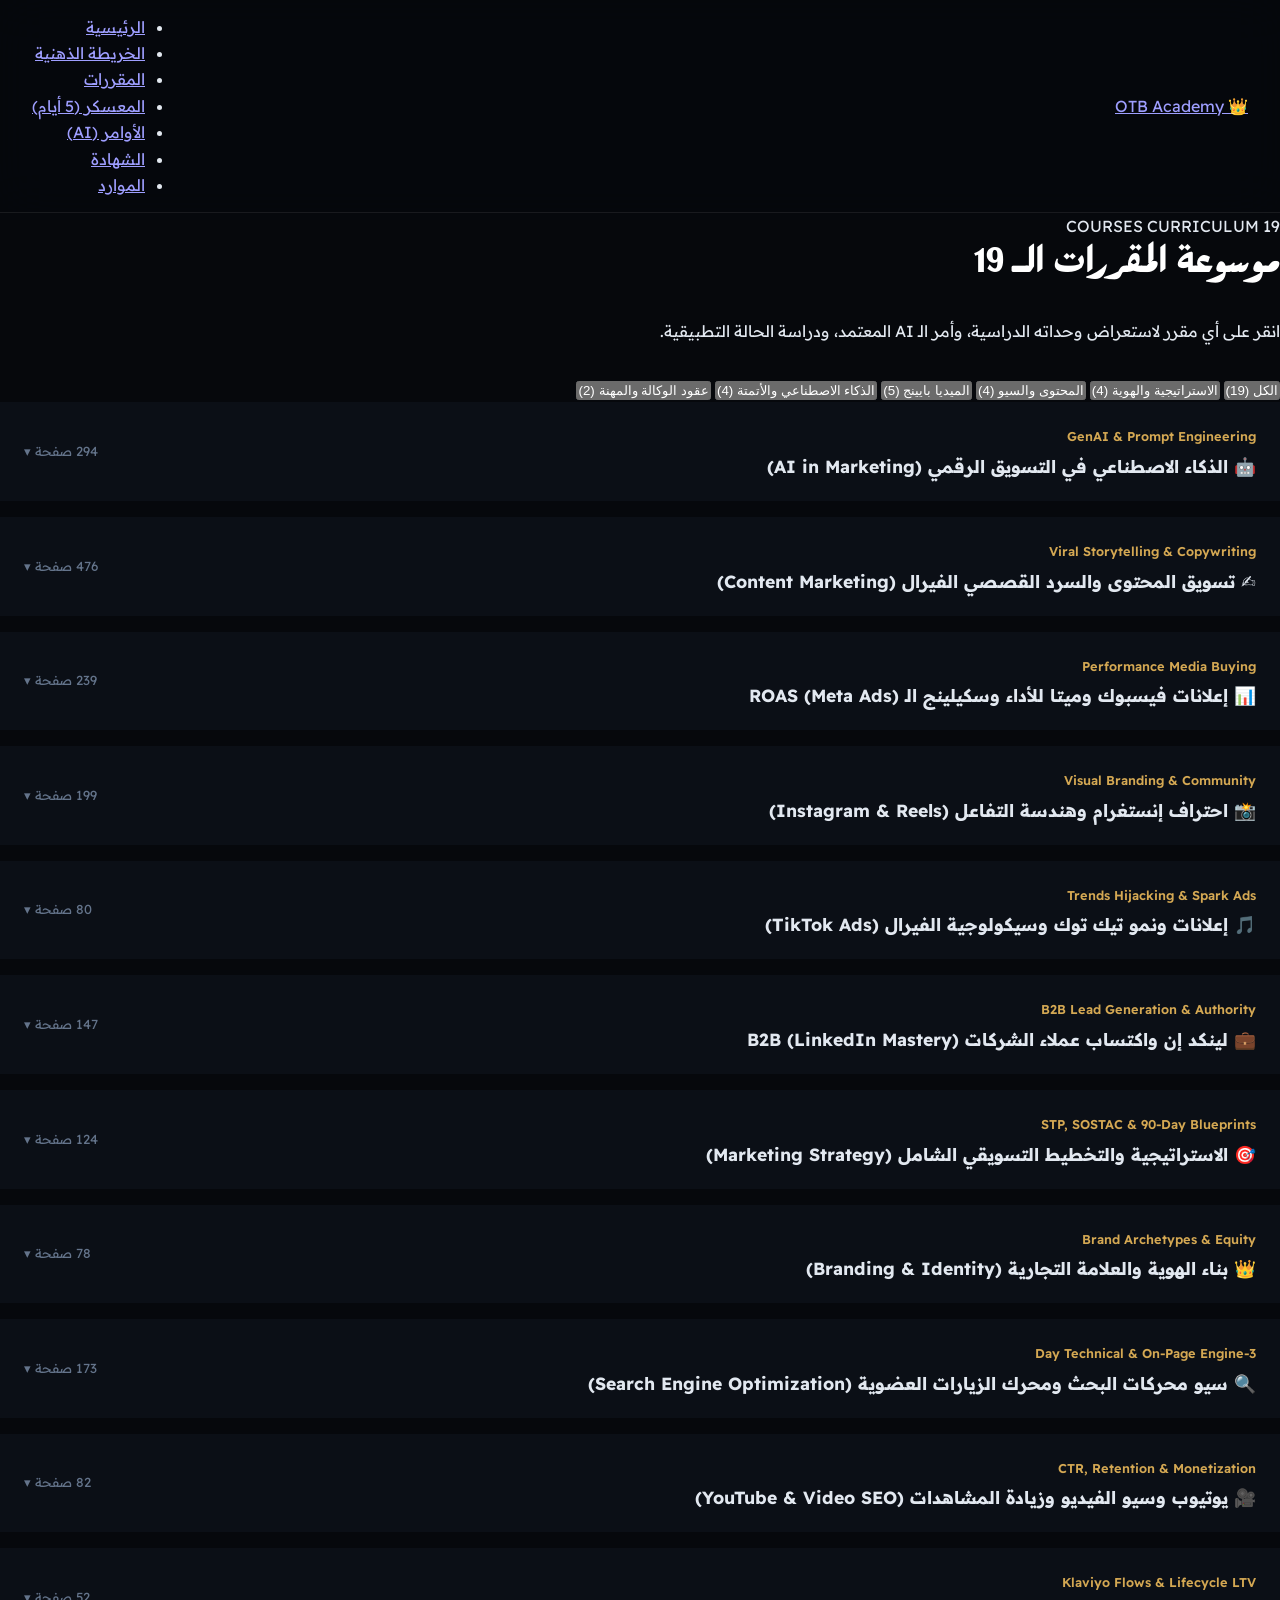
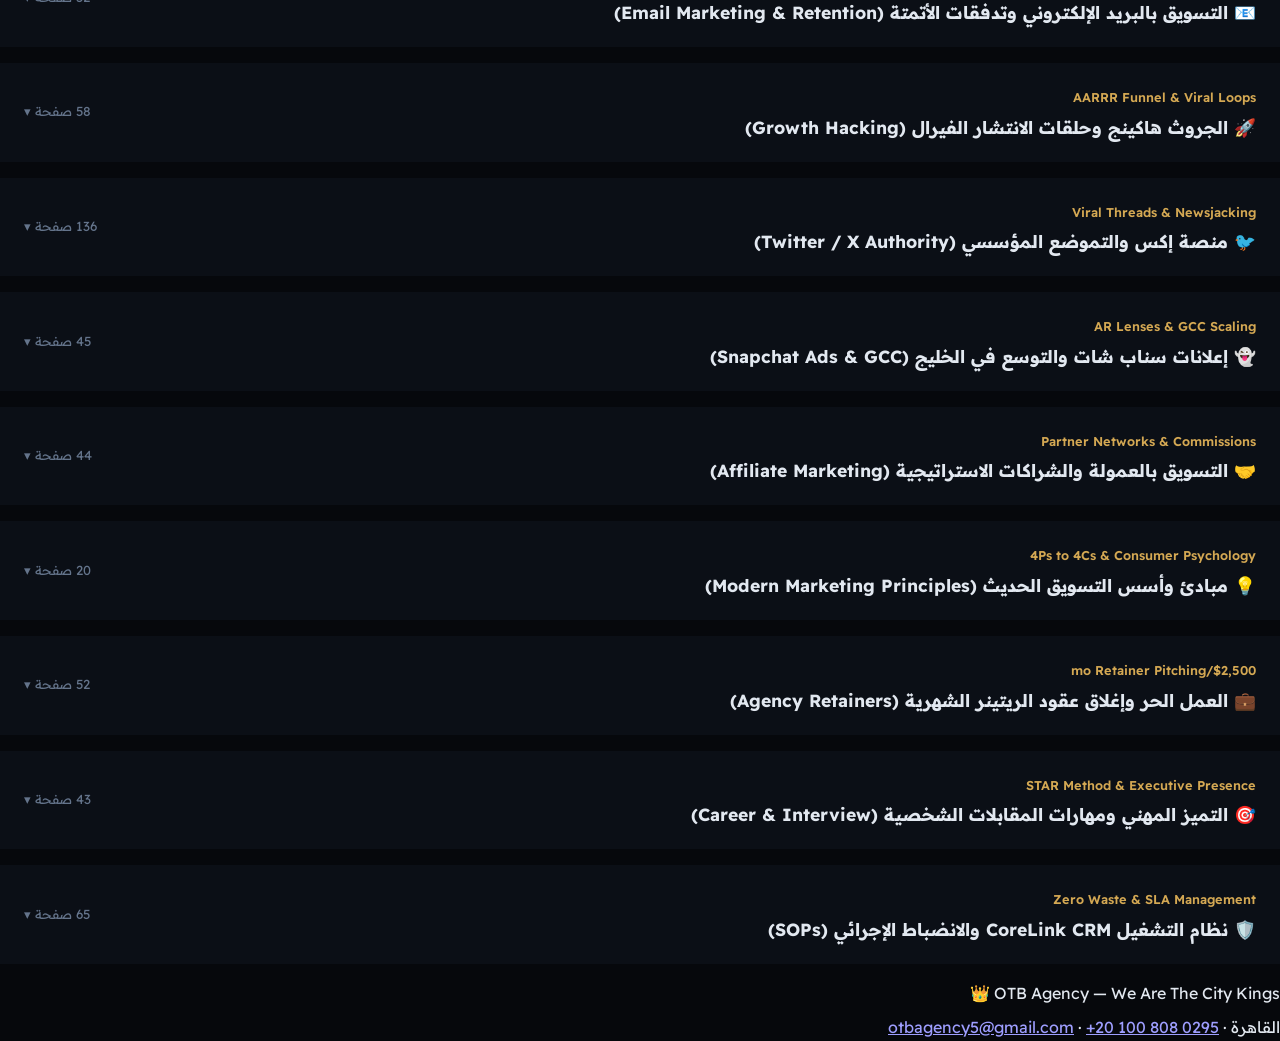
<file: courses.html>
<!DOCTYPE html>
<html lang="ar" dir="rtl">
<head>
  <meta charset="UTF-8">
  <meta name="viewport" content="width=device-width, initial-scale=1.0">
  <title>📚 المقررات — OTB Growth Academy</title>
  <link rel="preconnect" href="https://fonts.googleapis.com">
  <link rel="preconnect" href="https://fonts.gstatic.com" crossorigin>
  <link href="https://fonts.googleapis.com/css2?family=Readex+Pro:wght@400;500;600;700&family=JetBrains+Mono:wght@500;600&display=swap" rel="stylesheet">
  <link rel="stylesheet" href="style.css">
  <style>
    .course-item {
      background: var(--bg-card);
      border: 1px solid var(--border);
      border-radius: var(--radius);
      padding: 1.25rem 1.5rem;
      margin-bottom: 1rem;
      cursor: pointer;
      transition: all 0.2s ease;
    }
    .course-item:hover {
      border-color: var(--border-gold);
      background: var(--bg-card-hover);
    }
    .course-item.active {
      border-color: var(--gold);
    }
    .course-details {
      display: none;
      margin-top: 1.25rem;
      padding-top: 1.25rem;
      border-top: 1px solid var(--border);
    }
    .course-item.active .course-details {
      display: block;
    }
  </style>
</head>
<body>
  
  <nav class="navbar">
    <a href="index.html" class="brand">
      <span class="brand-crown">👑</span>
      <span>OTB Academy</span>
    </a>
    <ul class="nav-links">
      <li><a href="index.html">الرئيسية</a></li>
<li><a href="mindmap.html">الخريطة الذهنية</a></li>
<li><a href="courses.html" class="active">المقررات</a></li>
<li><a href="sprint.html">المعسكر (5 أيام)</a></li>
<li><a href="prompts.html">الأوامر (AI)</a></li>
<li><a href="quiz.html">الشهادة</a></li>
<li><a href="downloads.html">الموارد</a></li>

    </ul>
  </nav>


  <main class="container">
    
    <div class="hero" style="margin-bottom: 2rem;">
      <span class="hero-tag">19 COURSES CURRICULUM</span>
      <h1 class="hero-title">موسوعة المقررات الـ 19</h1>
      <p class="hero-desc">انقر على أي مقرر لاستعراض وحداته الدراسية، وأمر الـ AI المعتمد، ودراسة الحالة التطبيقية.</p>
    </div>

    <!-- TABS -->
    <div class="tabs">
      <button class="tab-btn active" onclick="filterCourses('all', this)">الكل (19)</button>
      <button class="tab-btn" onclick="filterCourses('strategy', this)">الاستراتيجية والهوية (4)</button>
      <button class="tab-btn" onclick="filterCourses('creative', this)">المحتوى والسيو (4)</button>
      <button class="tab-btn" onclick="filterCourses('media', this)">الميديا بايينج (5)</button>
      <button class="tab-btn" onclick="filterCourses('ai', this)">الذكاء الاصطناعي والأتمتة (4)</button>
      <button class="tab-btn" onclick="filterCourses('career', this)">عقود الوكالة والمهنة (2)</button>
    </div>

    <!-- COURSES LIST -->
    <div id="coursesList"></div>

  </main>
  
  <footer class="footer">
    <div style="margin-bottom: 0.5rem; color: var(--text);">OTB Agency — We Are The City Kings 👑</div>
    <div>القاهرة · <bdi dir="ltr"><a href="tel:+201008080295" class="phone-link">&lrm;+20 100 808 0295</a></bdi> · <a href="mailto:otbagency5@gmail.com">otbagency5@gmail.com</a></div>
  </footer>
  <script src="shared_ui.js"></script>


  <script>
    const coursesData = [{"id": "ai-marketing", "cat": "ai", "phase": 4, "title": "الذكاء الاصطناعي في التسويق الرقمي (AI in Marketing)", "pages": 294, "icon": "🤖", "badge": "GenAI & Prompt Engineering", "desc": "توظيف نماذج الذكاء الاصطناعي التوليدي (ChatGPT, Claude, Midjourney) وهندسة الأوامر المتقدمة (RCIC) في صناعة المحتوى، تحليل البيانات الإعلانية، وأتمتة مسارات البيع.", "units": ["مقدمة في الثورة التوليدية (Generative AI) وتطبيقاتها في صناعة الإعلانات", "إطار هندسة الأوامر التسويقية المتقدمة: Role - Context - Instruction - Constraints (RCIC)", "توليد الأفكار الإعلانية وسيناريوهات الفيديو الفيرال في ثوانٍ", "التصوير التجاري وتوليد أصول الجرافيك و 3D عبر Midjourney & Stable Diffusion", "أتمتة خدمة العملاء وتأهيل الليدز عبر WhatsApp Business API و Chatbots", "التحليل التنبؤي للبيانات وسلوك العملاء والتنبؤ بالقيمة العمرية (LTV)"], "prompt": "Role: Principal AI Growth Engineer at OTB Agency.\nContext: Designing an autonomous multi-modal marketing workflow for [Brand Name] in [Industry].\nTask: Generate a 30-day content and high-converting ad schedule utilizing PAS and AIDA frameworks.\nConstraints: High-converting hooks, Egyptian colloquial luxury tone, direct CTA to WhatsApp.", "case_study": "تم بناء مسار ردود ذكي لعميل مختبرات علاج (Elag Labs) يستقبل استفسارات التحاليل، يصنف الحالة، ويحجز موعد الزيارة المنزلية تلقائياً، محققاً أكثر من 800 حجز مؤهل شهرياً.", "lab": "بناء برومبت مخصص من 4 أبعاد (RCIC) لإنتاج 5 إعلانات ممولة مختلفة لبراند من اختيارك."}, {"id": "content-marketing", "cat": "creative", "phase": 2, "title": "تسويق المحتوى والسرد القصصي الفيرال (Content Marketing)", "pages": 476, "icon": "✍️", "badge": "Viral Storytelling & Copywriting", "desc": "أسرار صناعة المحتوى الجذاب، صياغة النصوص الإعلانية المباشرة (Direct-Response Copywriting)، وسيكولوجية الفيديو القصير (Reels & TikTok).", "units": ["سيكولوجية الانتباه وقاعدة الـ 3 ثوانٍ الأولى (Scroll-Stopping Hooks)", "أطر الكتابة الإعلانية المعتمدة عالمياً: AIDA, PAS, BAB, FAB", "بناء الركائز الإعلانية وجدول المحتوى الشهري (Content Pillars & Editorial Calendar)", "هندسة الفيديوهات القصيرة (Short-Form Video Anatomy): الصوت، الإيقاع، والنص على الشاشة", "سرد القصص العاطفي (Brand Storytelling) وتحويل المتابع العادي إلى مدافع عن البراند", "إعادة تدوير المحتوى (Content Repurposing) عبر منصات التواصل المتعددة"], "prompt": "Role: Senior Direct-Response Copywriter at OTB Agency.\nContext: Launching a viral short-form video campaign for [Brand Name].\nTask: Write 3 contrasting 15-second Reel scripts (Angle 1: Humor & Relatability, Angle 2: FOMO & Urgency, Angle 3: Pure Luxury Aesthetic).\nFormat: Shot-by-shot table with Scene, Visual Action, Audio SFX, and Voiceover.", "case_study": "حملة فيديو ريلز لـ Rancho's EG تبرز تفاصيل تقطيع البرجر الملحمي مع صوص الجبنة، محققة أكثر من 450 ألف مشاهدة أورجانيك ورفع المبيعات بنسبة 65%.", "lab": "كتابة اسكريبت فيديو قصير مدته 15 ثانية يعتمد على صيغة PAS مع تفصيل لقطات الـ ASMR الصوتية."}, {"id": "facebook-ads", "cat": "media", "phase": 3, "title": "إعلانات فيسبوك وميتا للأداء وسكيلينج الـ ROAS (Meta Ads)", "pages": 239, "icon": "📊", "badge": "Performance Media Buying", "desc": "الهندسة المتقدمة لإعلانات Meta، ضبط خوارزميات Advantage+، إعداد Conversions API، واستراتيجيات التوسع الرأسي والأفقي لتحقيق عائد استثمار مضاعف.", "units": ["بنية الحملات المعيارية: TOFU (الوعي الواسع) / MOFU (التفاعل) / BOFU (إعادة الاستهداف)", "استراتيجيات الاستهداف الحديثة: Broad Targeting vs Lookalike vs Retargeting", "ضبط تتبع السيرفر المتقدم: Conversions API (CAPI) وتجاوز قيود iOS 14.5+", "مصفوفة اختبار الكرييتف الإعلاني (Creative Testing Framework)", "قواعد السكيلينج الآمنة: Vertical Scaling (+20% كل 48 ساعة) و Horizontal Scaling", "تحليل المؤشرات المالية: CAC, CPA, MER, Break-Even ROAS, LTV"], "prompt": "Role: Principal Media Buyer and Growth Architect at OTB Agency.\nContext: Client [Brand] with 25% profit margin running Meta Ads in Egypt.\nTask: Formulate a 48-hour scaling protocol when a creative hits 5.2x ROAS.\nFormat: Step-by-step checklist covering budget adjustments, audience duplication, and stop-loss criteria.", "case_study": "إعادة هيكلة حساب إعلانات مجوهرات د. زغلول (Dr. Zaghloul) بحملات Advantage+ وتتبع CAPI دقيق، مما حقق ROAS تجاوز 7.5x واستقراراً تاماً في التكلفة.", "lab": "حساب الـ Break-Even ROAS لمنتج بهامش ربح 30%، وتصميم خطة ميزانية أسبوعية لاختبار 6 كرييتفز جديدة."}, {"id": "instagram-mastery", "cat": "creative", "phase": 2, "title": "احتراف إنستغرام وهندسة التفاعل (Instagram & Reels)", "pages": 199, "icon": "📸", "badge": "Visual Branding & Community", "desc": "تحويل الحساب إلى واجهة عرض ملكية (Visual Storefront)، إتقان خوارزمية الريلز، أتمتة الرسائل المباشرة (ManyChat & IG DM)، وبناء مجتمع مخلص.", "units": ["تحسين البروفايل الاحترافي (Bio, Highlights, Grid Aesthetic)", "أسرار خوارزمية الـ Reels وعوامل رفع نسبة الإكمال (Retention Rate)", "سيكولوجية الستوري اليومية (Story Sequences) لتحقيق مبيعات فورية", "أتمتة الرسائل الخاصة (Instagram DM Automation) لتحويل التعليقات لطلبات شراء", "التسويق عبر المؤثرين والمايكرو إنفلونسرز (Micro-Influencer Collaborations)", "تحليلات إنستغرام واستخراج أوقات الذروة والمحتوى الأكثر حفظاً ومشاركة"], "prompt": "Role: Instagram Growth Strategist at OTB Agency.\nContext: Managing luxury account for [Brand Name].\nTask: Design a 7-day Instagram Story sales funnel (Days 1-2: Tease, Days 3-4: Social Proof, Day 5: Grand Offer, Days 6-7: Last Chance Urgency).", "case_study": "تحويل حساب MIX Coffee على إنستغرام إلى وجهة بصرية داكنة فاخرة، مما رفع تفاعل الحساب بنسبة 180% ومعدل الحفظ والمشاركة بنسبة 240%.", "lab": "تصميم تسلسل ستوري من 5 شرائح مع دعوة تفاعلية لإرسال رسالة خاصة للحصول على كود خصم حصري."}, {"id": "tiktok-growth", "cat": "media", "phase": 3, "title": "إعلانات ونمو تيك توك وسيكولوجية الفيرال (TikTok Ads)", "pages": 80, "icon": "🎵", "badge": "Trends Hijacking & Spark Ads", "desc": "استغلال سرعة انتشار تيك توك، استهداف الجيل Z والشباب، إطلاق حملات Spark Ads، وتصميم إعلانات لا تبدو كإعلانات تقليدية (Don't Make Ads, Make TikToks).", "units": ["فهم صفحة For You Page (FYP) ومعايير انتشار الفيديو التلقائي", "صناعة محتوى UGC (User-Generated Content) عالي المصداقية", "منصة إعلانات تيك توك (TikTok Ads Manager) وإعداد البيكسل", "إعلانات Spark Ads واستغلال الفيديوهات الأورجانيك الرابحة", "سيو تيك توك (TikTok SEO) واستهداف الكلمات المفتاحية في شريط البحث", "تتبع التحويلات ومبيعات المتاجر الإلكترونية على تيك توك"], "prompt": "Role: Creative TikTok Director at OTB Agency.\nContext: Creating native TikTok ads for [Product Name].\nTask: Draft 3 viral UGC concept scripts featuring unboxing, unexpected problem-solving, and funny meme twists.", "case_study": "حملة تيك توك لـ Wilson Crepe تعتمد على تصوير تحضير الكريب الساخن مع ترند موسيقي شائع، حققت أكثر من 600 ألف مشاهدة ومئات الطلبات في عطلة نهاية الأسبوع.", "lab": "صياغة فكرة إعلان تيك توك على نمط UGC مع كتابة الهوك البصري والصوتي لأول ثانيتين."}, {"id": "linkedin-b2b", "cat": "strategy", "phase": 3, "title": "لينكد إن واكتساب عملاء الشركات B2B (LinkedIn Mastery)", "pages": 147, "icon": "💼", "badge": "B2B Lead Generation & Authority", "desc": "بناء العلامة التجارية الشخصية للقيادات التنفيذية، استراتيجيات الاستقطاب البارد (Cold Outreach)، ونشر المقالات والدراسات التي تجذب عقود الشركات والريتينر.", "units": ["تحسين الصفحة الشخصية التنفيذية (All-Star Profile Optimization)", "استراتيجية المحتوى القيادي وبناء السلطة المعرفية (Thought Leadership)", "استخدام LinkedIn Sales Navigator في استهداف صناع القرار", "رسائل الاستقطاب غير المزعجة وسرد القيمة (InMail & Direct Messaging)", "إعلانات لينكد إن الممولة (LinkedIn Sponsored Content & Lead Gen Forms)", "بناء شبكة علاقات مهنية واستقطاب شراكات وعقود وكالة طويلة الأجل"], "prompt": "Role: B2B Growth Strategist at OTB Agency.\nContext: Reaching out to CEOs and CMOs of retail chains in Egypt & Gulf.\nTask: Write a 3-stage cold LinkedIn outreach sequence focusing on high-ROI marketing infrastructure and waste elimination.", "case_study": "استقطاب 4 عقود ريتينر كبرى لـ OTB Agency عبر منشورات دراسات الحالة التحليلية لنتائج العملاء على لينكد إن.", "lab": "صياغة رسالة تواصل احترافية على لينكد إن موجهة لمدير تسويق شركة تجارة إلكترونية تقترح تدقيقاً مجانياً لحسابهم الإعلاني."}, {"id": "strategy-planning", "cat": "strategy", "phase": 1, "title": "الاستراتيجية والتخطيط التسويقي الشامل (Marketing Strategy)", "pages": 124, "icon": "🎯", "badge": "STP, SOSTAC & 90-Day Blueprints", "desc": "المنهجية المعتمدة لبناء خطط التسويق المتكاملة، دراسة السوق والمنافسين، نموذج SOSTAC، وتحويل الأهداف العامة إلى مؤشرات أداء رقمية قابلة للقياس.", "units": ["تحليل الوضع الراهن وتدقيق العلامة التجارية (SWOT & PESTLE Analysis)", "نموذج STP العملي: Segmentation, Targeting, Positioning", "إطار التخطيط الاستراتيجي SOSTAC (من الوضع الحالي حتى التحكم والقياس)", "صياغة الأهداف الذكية (SMART Goals) ومؤشرات الأداء الرئيسية (KPIs)", "تحديد مصفوفة الميزانيات وتوزيع الإنفاق على القنوات التسويقية", "بناء خارطة طريق التنفيذ لـ 90 يوماً (90-Day Execution Roadmap)"], "prompt": "Role: Chief Strategy Officer at OTB Agency.\nContext: Designing a comprehensive 90-day growth strategy for a mid-market brand entering the Egyptian market.\nTask: Provide full SOSTAC framework breakdown with actionable milestones and risk mitigation.", "case_study": "بناء الاستراتيجية الشاملة لإطلاق سلسلة فروع حلويات Rice Patisserie وتحديد الشرائح المستهدفة وتوقيتات الحملات الموسمية.", "lab": "تطبيق نموذج SOSTAC على بيزنس تجاري حقيقي وتحديد 3 مؤشرات أداء رئيسية للنمو."}, {"id": "branding-identity", "cat": "strategy", "phase": 1, "title": "بناء الهوية والعلامة التجارية (Branding & Identity)", "pages": 78, "icon": "👑", "badge": "Brand Archetypes & Equity", "desc": "صناعة الشخصية النفسية للعلامة التجارية، اختيار النمط الأصيل (The Ruler & The Creator)، توحيد الصوت البصري والنصي، وبناء قيمة البراند (Brand Equity).", "units": ["الفرق الجوهري بين الهوية البصرية (Visual Identity) وبناء البراند (Branding)", "الأنماط النفسية الـ 12 للعلامات التجارية (Brand Archetypes)", "صياغة نبرة الصوت والمفردات اللغوية (Tone of Voice & Messaging)", "كتابة كراسة معايير الهوية (Brand Guidelines Bible)", "تموضع السعر والهيبة (Premium Positioning & Pricing Power)", "حماية سمعة العلامة التجارية وإدارة الأزمات (Brand Crisis Management)"], "prompt": "Role: Brand Architecture Director at OTB Agency.\nContext: Developing a luxury brand identity manual for [Client Name].\nTask: Define the Brand Archetype (The Ruler), Core Values, Mission/Vision, and Tone of Voice dos & don'ts.", "case_study": "صياغة هوية وكالة OTB نفسها ('The City Kings' 👑) والاعتماد على مزيج الأسود والذهب لفرض تموضع القيادة والهيبة في السوق.", "lab": "تحديد النمط النفسي (Archetype) المناسب لبراند فاخر وصياغة 3 جمل تعبر عن نبرة صوته الملكية."}, {"id": "seo-mastery", "cat": "creative", "phase": 2, "title": "سيو محركات البحث ومحرك الزيارات العضوية (Search Engine Optimization)", "pages": 173, "icon": "🔍", "badge": "3-Day Technical & On-Page Engine", "desc": "تصدر نتائج بحث جوجل العضوية، السيو التقني وتهيئة الموقع، استراتيجيات الكلمات المفتاحية، وبناء الروابط الخلفية القوية (Backlinks) والظهور في نتائج الذكاء الاصطناعي (SGE/AIO).", "units": ["أساسيات محركات البحث وخوارزميات الترتيب والزحف والفهرسة (Crawling & Indexing)", "البحث عن الكلمات المفتاحية التنافسية وتجميعها (Keyword Research & Clustering)", "السيو الداخلي (On-Page SEO): العناوين، الأوصاف، الروابط الداخلية، والوسوم الدلالية", "السيو التقني (Technical SEO): سرعة الموقع، Core Web Vitals، وهيكل البيانات Schema", "بناء الروابط الخلفية والسلطة (Off-Page SEO & High-Authority Backlinks)", "سيو التجارة الإلكترونية ومحركات بحث الذكاء الاصطناعي (Search Generative Experience)"], "prompt": "Role: Lead SEO Specialist at OTB Agency.\nContext: Optimizing e-commerce website [Website Domain] selling fashion items in Egypt.\nTask: Perform On-Page SEO audit, identify keyword gaps, and write optimized meta titles and H1/H2 structures.", "case_study": "تحسين موقع متجر صقر (Sakr Store) وتصدر الكلمات المفتاحية لمنتجات الأدوات المنزلية، محققاً نمواً في الزيارات العضوية بنسبة 320% دون إنفاق إعلاني إضافي.", "lab": "إجراء بحث كلمات مفتاحية لمنتج تجاري وتحديد 5 كلمات ذات نية شراء عالية (Commercial Intent)."}, {"id": "youtube-strategy", "cat": "creative", "phase": 2, "title": "يوتيوب وسيو الفيديو وزيادة المشاهدات (YouTube & Video SEO)", "pages": 82, "icon": "🎥", "badge": "CTR, Retention & Monetization", "desc": "صناعة القنوات المؤثرة، تصميم الصور المصغرة ذات معدل النقر المرتفع (CTR)، رفع متوسط وقت المشاهدة (Audience Retention)، وتوظيف YouTube Shorts.", "units": ["سيكولوجية الصورة المصغرة (Thumbnails) والعنوان لرفع معدل النقر (CTR > 10%)", "هندسة محتوى الفيديو الطويل للحفاظ على المشاهدين حتى النهاية (Retention Graph)", "سيو الفيديو وتصدر نتائج بحث يوتيوب ومقاطع الفيديو المقترحة (Suggested Videos)", "استراتيجية YouTube Shorts لجذب آلاف المشتركين الجدد يومياً", "تحليلات استوديو يوتيوب وفهم مصادر الزيارات ونقاط هبوط المشاهدين", "تحويل مشاهدات يوتيوب إلى مبيعات وعملاء لقمع البيع المباشر"], "prompt": "Role: YouTube Growth Producer at OTB Agency.\nContext: Planning a high-production brand series for [Company Name].\nTask: Design 3 high-CTR thumbnail & title concepts, outline a 10-minute video retention structure with B-roll cues.", "case_study": "إطلاق سلسلة بودكاست وفيديوهات خلف الكواليس لأحد عملاء OTB محققة أكثر من 200 ألف مشاهدة ومئات العملاء المهتمين بخدماتهم.", "lab": "تصميم خطة فيديو يوتيوب مدته 8 دقائق مع تحديد اللقطات الافتتاحية والصور المصغرة المقترحة."}, {"id": "email-marketing", "cat": "ai", "phase": 4, "title": "التسويق بالبريد الإلكتروني وتدفقات الأتمتة (Email Marketing & Retention)", "pages": 52, "icon": "📧", "badge": "Klaviyo Flows & Lifecycle LTV", "desc": "بناء الأصول التسويقية المملوكة (Owned Media)، تدفقات استعادة السلات المتروكة، الرسائل الترحيبية المؤتمتة، ورفع القيمة العمرية للعميل (LTV).", "units": ["أهمية القوائم البريدية وحماية البيزنس من تقلبات خوارزميات المنصات الإعلانية", "سلاسل التدفقات المؤتمتة الإلزامية (Welcome Series, Abandoned Cart, Post-Purchase)", "تقسيم القوائم البريدية (Advanced Segmentation) بناءً على سلوك الشراء", "كتابة عناوين البريد التي تضمن معدلات فتح قياسية (Open Rates > 35%)", "تصميم إيميلات متوافقة مع الموبايل وموجهة للتحويل الفوري (Responsive Design)", "ضمان تسليم الإيميل في صندوق الوارد وتجنب مجلد الرسائل غير المرغوبة (Spam)"], "prompt": "Role: Lifecycle & Retention Email Architect at OTB Agency.\nContext: Designing an Abandoned Cart email sequence for [E-Commerce Store].\nTask: Write a 3-email recovery sequence (Email 1 at 1hr: Helpful reminder, Email 2 at 12hrs: Social proof & reviews, Email 3 at 24hrs: 10% limited-time incentive).", "case_study": "تطبيق تدفقات Klaviyo المؤتمتة لمتجر إلكتروني رفعت إيرادات المتجر الإجمالية بنسبة 28% دون دفع دولار واحد إضافي في الإعلانات.", "lab": "كتابة إيميل استعادة سلة متروكة يتضمن عنواناً جذاباً ودعوة واضحة لإتمام الطلب."}, {"id": "growth-hacking", "cat": "ai", "phase": 4, "title": "الجروث هاكينج وحلقات الانتشار الفيرال (Growth Hacking)", "pages": 58, "icon": "🚀", "badge": "AARRR Funnel & Viral Loops", "desc": "أساليب النمو غير التقليدية للشركات الناشئة، قمع القرصنة AARRR، هندسة برامج الإحالة الفيرال، ومصفوفة أولويات التجارب السريعة (ICE Framework).", "units": ["عقلية الجروث هاكر والفرق بينه وبين المسوق التقليدي", "قمع النمو AARRR: Acquisition, Activation, Retention, Referral, Revenue", "هندسة حلقات الانتشار الفيرال (Viral Loops & Referral Mechanisms)", "مصفوفة تقييم واختبار الأفكار التجريبية السريعة (ICE Prioritization Framework)", "تقنيات استخراج البيانات والمنافسين (Scraping & Growth Tools)", "تحسين معدلات التحويل داخل الموقع والتطبيق (CRO & UX Optimization)"], "prompt": "Role: Lead Growth Hacker at OTB Agency.\nContext: Rapidly scaling a local delivery app user base in Cairo.\nTask: Brainstorm 5 low-cost, high-impact growth experiments using the ICE scoring framework.", "case_study": "تطبيق حلقة إحالة 'ادعُ صديقك واحصل على وجبة مجانية' لـ Rancho's EG، مما جلب أكثر من 3,500 عميل جديد خلال 3 أسابيع بأقل تكلفة استحواذ.", "lab": "تقييم 3 أفكار نمو تجريبية باستخدام مصفوفة ICE وترتيبها حسب الأولوية."}, {"id": "twitter-x", "cat": "media", "phase": 3, "title": "منصة إكس والتموضع المؤسسي (Twitter / X Authority)", "pages": 136, "icon": "🐦", "badge": "Viral Threads & Newsjacking", "desc": "بناء التواجد الرسمي القوي، كتابة الثريدات التحليلية الفيرال، استغلال الترندات والأخبار العاجلة (Newsjacking)، والتواصل المباشر مع النخب والمستثمرين.", "units": ["خوارزمية منصة إكس وكيفية تحقيق وصول واسع للتغريدات والثريدات", "صناعة الثريدات المعرفية العميقة التي تجذب آلاف المتابعين والمشاركات", "استراتيجيات ركوب الترند الذكي (Newsjacking) دون الإضرار بسمعة البراند", "إدارة الأزمات والرد السريع على استفسارات وشكاوى العملاء العامة", "إعلانات منصة إكس الموجهة لرواد الأعمال والجمهور الخليجي", "بناء الحضور الرسمي والمؤسسي الموثق للشركات الكبرى"], "prompt": "Role: Corporate Communications Strategist at OTB Agency.\nContext: Managing an executive X account in the tech and venture capital space.\nTask: Write an engaging 7-tweet viral thread dissecting a major industry trend with deep market insights.", "case_study": "نشر ثريد تحليلي حول أخطاء إعلانات المطاعم في مصر حقق أكثر من 120 ألف تفاعل وجلب عملاء تجاريين جدد لوكالة OTB.", "lab": "كتابة تغريدة افتتاحية (Hook Tweet) لثريد تسويقي جذاب يناقش سيكولوجية المستهلك."}, {"id": "snapchat-ads", "cat": "media", "phase": 3, "title": "إعلانات سناب شات والتوسع في الخليج (Snapchat Ads & GCC)", "pages": 45, "icon": "👻", "badge": "AR Lenses & GCC Scaling", "desc": "استهداف الأسواق الخليجية (السعودية والإمارات والكويت)، تصميم عدسات الواقع المعزز (AR Lenses)، وإطلاق حملات الشراء المباشر والزيارات للمتاجر.", "units": ["طبيعة مستخدمي سناب شات وسيطرته المطلقة في الأسواق الخليجية", "منصة إعلانات سناب شات (Snap Ads Manager) وتركيب Snap Pixel", "أنواع الإعلانات: Single Image, Story Ads, Collection Ads, Commercials", "تصميم عدسات الواقع المعزز (Snap AR Lenses) التفاعلية لزيادة تفاعل البراند", "استراتيجيات مبيعات المتاجر الإلكترونية والتطبيقات في السوق السعودي", "تحسين الميزانيات وتجنب إهدار الإنفاق الإعلاني على سناب شات"], "prompt": "Role: GCC Media Buying Specialist at OTB Agency.\nContext: Launching a luxury fragrance line on Snapchat targeting Riyadh & Jeddah.\nTask: Design a high-converting Snap Ads funnel utilizing Collection Ads and Story Ads with clear ROI benchmarks.", "case_study": "حملة إعلانية على سناب شات لعلامة تجارية سعودية حققت عائداً إعلانيا 6.8x وتصدرت مبيعات العطور في موسم التخفيضات.", "lab": "تصميم فكرة إعلان سناب شات عمودي (9:16) مدته 6 ثوانٍ يستهدف الجمهور الخليجي."}, {"id": "affiliate-marketing", "cat": "ai", "phase": 4, "title": "التسويق بالعمولة والشراكات الاستراتيجية (Affiliate Marketing)", "pages": 44, "icon": "🤝", "badge": "Partner Networks & Commissions", "desc": "بناء شبكات المسوقين بالعمولة لبراندك، اختيار شبكات الأفلييت الموثوقة، تصميم عروض العمولات الجذابة، وتتبع المبيعات بنزاهة وشفافية.", "units": ["مفهوم التسويق بالعمولة وكيف تبني جيشاً من المسوقين يبيعون لمنتجاتك", "أشهر شبكات الأفلييت العربية والعالمية ونماذج التتبع (Cookie Windows & Attribution)", "تصميم هيكل العمولات المربحة (CPA, CPL, RevShare) دون الإضرار بهامش الربح", "توفير المواد التسويقية الجاهزة للأفلييتس (Creatives, Copy, Landing Pages)", "حماية البرنامج من التلاعب والاحتيال التسويقي (Fraud Prevention)", "استقطاب كبار صناع المحتوى والمواقع المتخصصة لترويج منتجاتك"], "prompt": "Role: Affiliate Program Director at OTB Agency.\nContext: Building an affiliate partner network for an established Egyptian e-commerce brand.\nTask: Create a partner recruitment landing page outline and commission structure guide.", "case_study": "بناء برنامج أفلييت لمتجر إلكتروني جلب أكثر من 150 صانع محتوى وسوقوا لمنتجات المتجر محققين 22% من إجمالي المبيعات السنوية.", "lab": "تصميم هيكل عمولات عادل لمنتج سعر بيعه 1000 جنيه وهامش ربحه 40%."}, {"id": "marketing-principles", "cat": "strategy", "phase": 1, "title": "مبادئ وأسس التسويق الحديث (Modern Marketing Principles)", "pages": 20, "icon": "💡", "badge": "4Ps to 4Cs & Consumer Psychology", "desc": "الأسس الأكاديمية الراسخة التي تحكم عالم التسويق، الانتقال من المزيج التسويقي التقليدي (4Ps) إلى المزيج الموجه للعميل (4Cs)، وسيكولوجية اتخاذ القرار.", "units": ["المفهوم الحقيقي للتسويق: خلق القيمة وتلبية الاحتياجات وتحقيق الربحية", "المزيج التسويقي الكلاسيكي (4Ps: Product, Price, Place, Promotion)", "المزيج التسويقي الحديث المرتكز على العميل (4Cs: Customer, Cost, Convenience, Communication)", "مراحل رحلة العميل (Customer Journey & Buyer Persona)", "سيكولوجية التسعير وإدراك القيمة (Perceived Value vs Real Cost)", "أخلاقيات التسويق وبناء الثقة طويلة الأجل مع الجمهور"], "prompt": "Role: Senior Marketing Consultant at OTB Agency.\nContext: Training newly hired marketing associates.\nTask: Explain the practical shift from 4Ps to 4Cs using real Egyptian market examples.", "case_study": "تطبيق مبادئ إدراك القيمة على قائمة أسعار MIX Coffee لجعل خيار الحجم الكبير الأكثر جاذبية وطلباً من العملاء.", "lab": "تحويل عناصر الـ 4Ps لمنتج خدمي إلى نموذج الـ 4Cs المقابل له."}, {"id": "freelancing-retainers", "cat": "career", "phase": 4, "title": "العمل الحر وإغلاق عقود الريتينر الشهرية (Agency Retainers)", "pages": 52, "icon": "💼", "badge": "$2,500/mo Retainer Pitching", "desc": "كيفية تسعير الخدمات التسويقية، بناء البورتفوليو المقنع، تقديم عروض الأسعار التي لا تقاوم، وإغلاق عقود الريتينر الشهرية بقيمة $2,500+ بثقة تامة.", "units": ["الانتقال من العمل بالساعة إلى التسعير القائم على القيمة والعائد (Value-Based Pricing)", "بناء العرض الذي لا يقاوم (Grand Slam Offer) لخدمات التسويق", "هيكل باقات الريتينر الشهرية لـ OTB: Starter, Dominance ($2,500), Scale", "مهارات إدارة اجتماعات الاكتشاف والمبيعات (Discovery Calls & Closing)", "كتابة مقترحات العمل والعقود القانونية وحماية مستحقات الوكالة", "الحفاظ على العملاء وتجديد العقود (Client Retention & Upselling)"], "prompt": "Role: Commercial Director at OTB Agency.\nContext: Closing a high-ticket $2,500/month Dominance Retainer with a multi-branch business owner.\nTask: Write an executive pitch email outlining the strategic roadmap, team deliverables, and projected ROI.", "case_study": "إغلاق عقود ريتينر شهرية مستمرة مع عملاء OTB الرئيسيين بالاعتماد على توضيح عوائد الاستثمار بدلاً من مجرد سرد عدد البوستات.", "lab": "صياغة مقترح باقة تسويقية شهرية بقيمة $2,500 تتضمن المحتوى والإعلانات والأتمتة."}, {"id": "career-interview", "cat": "career", "phase": 4, "title": "التميز المهني ومهارات المقابلات الشخصية (Career & Interview)", "pages": 43, "icon": "🎯", "badge": "STAR Method & Executive Presence", "desc": "بناء السيرة الذاتية المبنية على الأرقام والإنجازات (ATS-Friendly CV)، استعراض سابقة الأعمال باحترافية، وإتقان الإجابة على أصعب أسئلة المقابلات بنموذج STAR.", "units": ["هندسة السيرة الذاتية القائمة على النتائج والأرقام (Metric-Driven Resume)", "تصميم معرض الأعمال التفاعلي (Interactive Case Study Portfolio)", "استخدام نموذج STAR للإجابة على الأسئلة السلوكية: Situation, Task, Action, Result", "مهارات التفاوض على الراتب والحوافز والمكافآت المرتبطة بالأداء", "الحضور التنفيذي والتواصل الواثق مع الإدارة العليا والعملاء", "بناء مسار الترقي المهني المستمر والتطوير الذاتي في مجال التسويق"], "prompt": "Role: Executive Talent & Career Mentor at OTB Agency.\nContext: Preparing a senior candidate for a Head of Growth interview.\nTask: Provide 5 tough behavioral interview scenarios and structure high-impact answers using the STAR method.", "case_study": "تأهيل كوادر OTB Agency الداخلية للتعامل المباشر مع المستثمرين ومدراء الشركات بثقة واحترافية عالية.", "lab": "صياغة إنجاز تسويقي حقيقي باستخدام نموذج STAR المعتمد."}, {"id": "corelink-sops", "cat": "strategy", "phase": 1, "title": "نظام التشغيل CoreLink CRM والانضباط الإجرائي (SOPs)", "pages": 65, "icon": "🛡️", "badge": "Zero Waste & SLA Management", "desc": "الإجراءات التشغيلية الموحدة لمنع الهدر، القضاء على التوجيه الفارغ، ربط الأقسام بنظام قفل التبعيات (Sequential Locking)، والالتزام باتفاقيات الخدمة (SLA).", "units": ["معايير الجودة الشاملة داخل منظومة OTB التشغيلية", "إلزامية نماذج البريف القياسي ومنع التعليمات الشفهية", "قفل المراحل التسلسلي: اكتمال النصوص 100% قبل فتح مهام التصميم", "قواعد المراجعات وتسليم الأصول عبر السحابة (Cloudflare R2)", "اتفاقية مستوى الخدمة (SLA Rule): مراجعة خلال 24 ساعة والتصعيد بعد 48 ساعة", "تتبع التكلفة الحقيقية وساعات العمل لحساب ربحية كل حساب بدقة"], "prompt": "Role: Operations & CRM Director at OTB Agency.\nContext: Implementing zero-waste SOPs in CoreLink CRM.\nTask: Draft an internal policy document detailing the sequential locking process and SLA escalation ladder.", "case_study": "تطبيق إجراءات SOPs الموحدة داخل وكالة OTB مما خفض نسبة إعادة العمل والتعديلات بنسبة 42% وسرع إطلاق الحملات.", "lab": "تعبئة نموذج بريف تشغيلي كامل لمهمة إعلانية تتضمن فريق المحتوى والتصميم والميديا بايينج."}];

    function renderList(list) {
      const container = document.getElementById("coursesList");
      let html = "";
      list.forEach(c => {
        let unitsHtml = "";
        c.units.forEach((u, i) => {
          unitsHtml += `<li style="margin-bottom: 0.35rem;"><b>الوحدة ${i + 1}:</b> ${u}</li>`;
        });

        html += `
          <div class="course-item" onclick="toggleCourse(this)">
            <div style="display: flex; justify-content: space-between; align-items: center;">
              <div>
                <span style="font-size: 0.8rem; color: var(--gold); font-weight: 600;">${c.badge}</span>
                <h3 style="font-size: 1.1rem; color: var(--text); margin-top: 0.2rem;">${c.icon} ${c.title}</h3>
              </div>
              <span style="font-size: 0.82rem; color: var(--text-dim);">${c.pages} صفحة ▾</span>
            </div>

            <div class="course-details" onclick="event.stopPropagation()">
              <p style="font-size: 0.9rem; color: var(--text-body); margin-bottom: 1rem;">${c.desc}</p>
              
              <div style="margin-bottom: 1.25rem;">
                <h4 style="font-size: 0.95rem; color: var(--text); margin-bottom: 0.5rem;">📖 الوحدات التدريبية:</h4>
                <ul style="padding-right: 1.25rem; font-size: 0.88rem; color: var(--text-body); line-height: 1.7;">
                  ${unitsHtml}
                </ul>
              </div>

              <div style="margin-bottom: 1.25rem;">
                <h4 style="font-size: 0.95rem; color: var(--text); margin-bottom: 0.4rem;">🤖 أمر الذكاء الاصطناعي (RCIC Prompt):</h4>
                <div class="code-box">${c.prompt}</div>
                <button class="btn btn-secondary" style="font-size: 0.82rem; padding: 0.4rem 0.9rem;" onclick="copyText(this.previousElementSibling.innerText)">📋 نسخ البرومبت</button>
              </div>

              <div style="margin-bottom: 1.25rem;">
                <h4 style="font-size: 0.95rem; color: var(--text); margin-bottom: 0.3rem;">💼 دراسة الحالة التطبيقية:</h4>
                <p style="font-size: 0.88rem; color: var(--text-body); line-height: 1.6;">${c.case_study}</p>
              </div>

              <div>
                <h4 style="font-size: 0.95rem; color: var(--text); margin-bottom: 0.3rem;">🧪 التكليف العملي:</h4>
                <p style="font-size: 0.88rem; color: var(--gold-light); line-height: 1.6;">${c.lab}</p>
              </div>
            </div>
          </div>
        `;
      });
      container.innerHTML = html;
    }

    function toggleCourse(el) {
      const wasActive = el.classList.contains("active");
      document.querySelectorAll(".course-item").forEach(item => item.classList.remove("active"));
      if (!wasActive) el.classList.add("active");
    }

    function filterCourses(cat, btn) {
      document.querySelectorAll(".tab-btn").forEach(b => b.classList.remove("active"));
      btn.classList.add("active");

      if (cat === "all") renderList(coursesData);
      else renderList(coursesData.filter(c => c.cat === cat));
    }

    renderList(coursesData);
  </script>
</body>
</html>
</file>
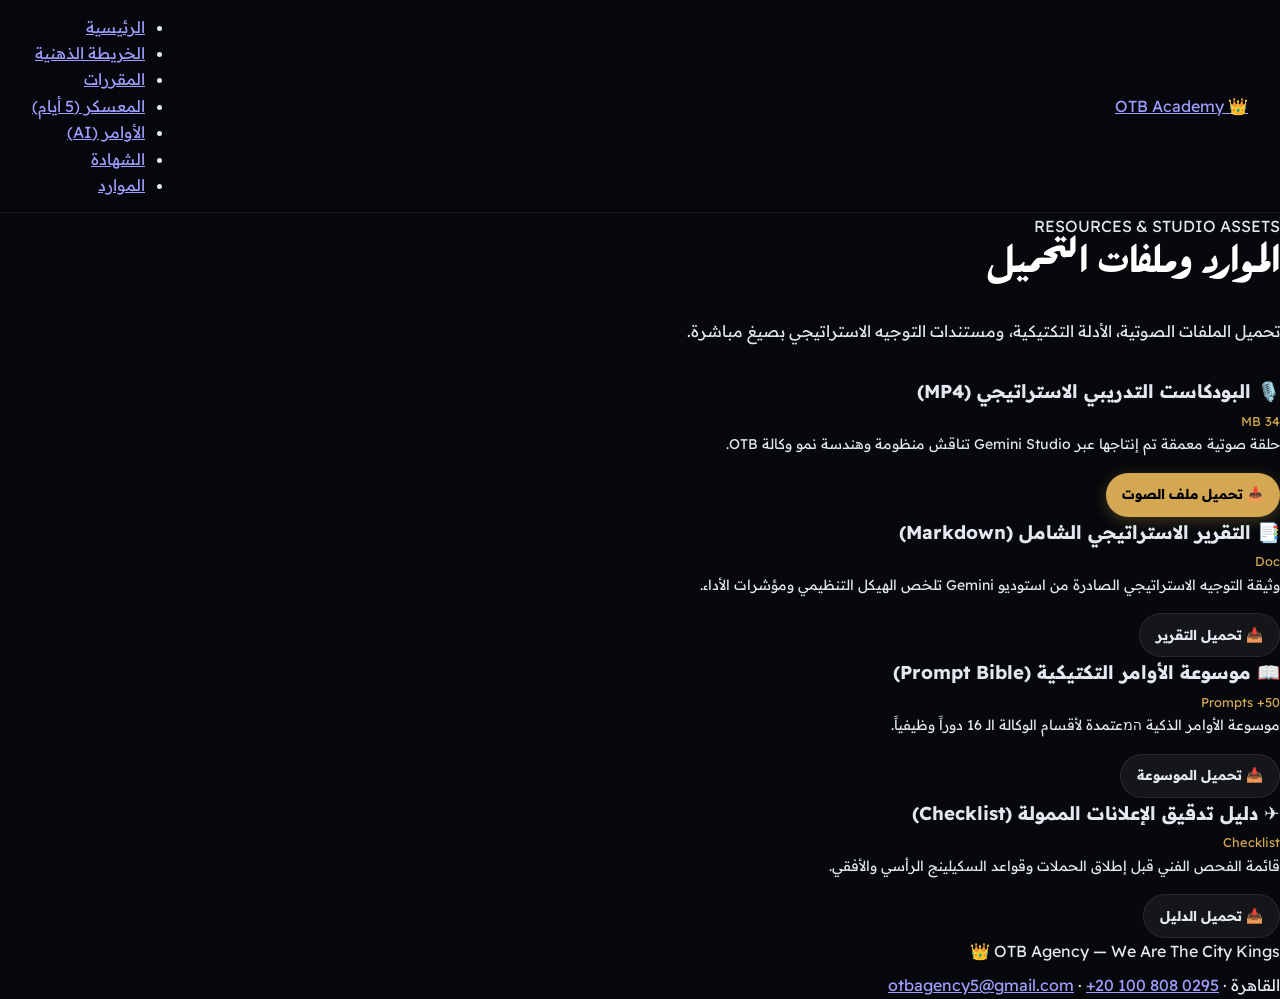
<file: downloads.html>
<!DOCTYPE html>
<html lang="ar" dir="rtl">
<head>
  <meta charset="UTF-8">
  <meta name="viewport" content="width=device-width, initial-scale=1.0">
  <title>📥 الموارد والتحميلات — OTB Growth Academy</title>
  <link rel="preconnect" href="https://fonts.googleapis.com">
  <link rel="preconnect" href="https://fonts.gstatic.com" crossorigin>
  <link href="https://fonts.googleapis.com/css2?family=Readex+Pro:wght@400;500;600;700&display=swap" rel="stylesheet">
  <link rel="stylesheet" href="style.css">
</head>
<body>
  
  <nav class="navbar">
    <a href="index.html" class="brand">
      <span class="brand-crown">👑</span>
      <span>OTB Academy</span>
    </a>
    <ul class="nav-links">
      <li><a href="index.html">الرئيسية</a></li>
<li><a href="mindmap.html">الخريطة الذهنية</a></li>
<li><a href="courses.html">المقررات</a></li>
<li><a href="sprint.html">المعسكر (5 أيام)</a></li>
<li><a href="prompts.html">الأوامر (AI)</a></li>
<li><a href="quiz.html">الشهادة</a></li>
<li><a href="downloads.html" class="active">الموارد</a></li>

    </ul>
  </nav>


  <main class="container">
    
    <div class="hero" style="margin-bottom: 2rem;">
      <span class="hero-tag">RESOURCES & STUDIO ASSETS</span>
      <h1 class="hero-title">الموارد وملفات التحميل</h1>
      <p class="hero-desc">تحميل الملفات الصوتية، الأدلة التكتيكية، ومستندات التوجيه الاستراتيجي بصيغ مباشرة.</p>
    </div>

    <div class="card">
      <div class="card-header">
        <h3 class="card-title">🎙️ البودكاست التدريبي الاستراتيجي (MP4)</h3>
        <span style="font-size: 0.8rem; color: var(--gold);">34 MB</span>
      </div>
      <p style="font-size: 0.88rem; color: var(--text-body); margin-bottom: 1rem;">حلقة صوتية معمقة تم إنتاجها عبر Gemini Studio تناقش منظومة وهندسة نمو وكالة OTB.</p>
      <a href="track_b_4week_masterclass/studio_artifacts/OTB_Growth_Podcast.mp4" download class="btn btn-primary" style="font-size: 0.85rem; padding: 0.45rem 1rem;">📥 تحميل ملف الصوت</a>
    </div>

    <div class="card">
      <div class="card-header">
        <h3 class="card-title">📑 التقرير الاستراتيجي الشامل (Markdown)</h3>
        <span style="font-size: 0.8rem; color: var(--gold);">Doc</span>
      </div>
      <p style="font-size: 0.88rem; color: var(--text-body); margin-bottom: 1rem;">وثيقة التوجيه الاستراتيجي الصادرة من استوديو Gemini تلخص الهيكل التنظيمي ومؤشرات الأداء.</p>
      <a href="track_b_4week_masterclass/studio_artifacts/OTB_Executive_Strategic_Briefing.md" download class="btn btn-secondary" style="font-size: 0.85rem; padding: 0.45rem 1rem;">📥 تحميل التقرير</a>
    </div>

    <div class="card">
      <div class="card-header">
        <h3 class="card-title">📖 موسوعة الأوامر التكتيكية (Prompt Bible)</h3>
        <span style="font-size: 0.8rem; color: var(--gold);">50+ Prompts</span>
      </div>
      <p style="font-size: 0.88rem; color: var(--text-body); margin-bottom: 1rem;">موسوعة الأوامر الذكية המعتمدة لأقسام الوكالة الـ 16 دوراً وظيفياً.</p>
      <a href="track_a_fast_track_sprint/cheatsheets/OTB_Prompt_Engineering_Bible.md" download class="btn btn-secondary" style="font-size: 0.85rem; padding: 0.45rem 1rem;">📥 تحميل الموسوعة</a>
    </div>

    <div class="card">
      <div class="card-header">
        <h3 class="card-title">✈️ دليل تدقيق الإعلانات الممولة (Checklist)</h3>
        <span style="font-size: 0.8rem; color: var(--gold);">Checklist</span>
      </div>
      <p style="font-size: 0.88rem; color: var(--text-body); margin-bottom: 1rem;">قائمة الفحص الفني قبل إطلاق الحملات وقواعد السكيلينج الرأسي والأفقي.</p>
      <a href="track_a_fast_track_sprint/cheatsheets/OTB_Media_Buying_Checklist.md" download class="btn btn-secondary" style="font-size: 0.85rem; padding: 0.45rem 1rem;">📥 تحميل الدليل</a>
    </div>

  </main>
  
  <footer class="footer">
    <div style="margin-bottom: 0.5rem; color: var(--text);">OTB Agency — We Are The City Kings 👑</div>
    <div>القاهرة · <bdi dir="ltr"><a href="tel:+201008080295" class="phone-link">&lrm;+20 100 808 0295</a></bdi> · <a href="mailto:otbagency5@gmail.com">otbagency5@gmail.com</a></div>
  </footer>
  <script src="shared_ui.js"></script>

</body>
</html>
</file>
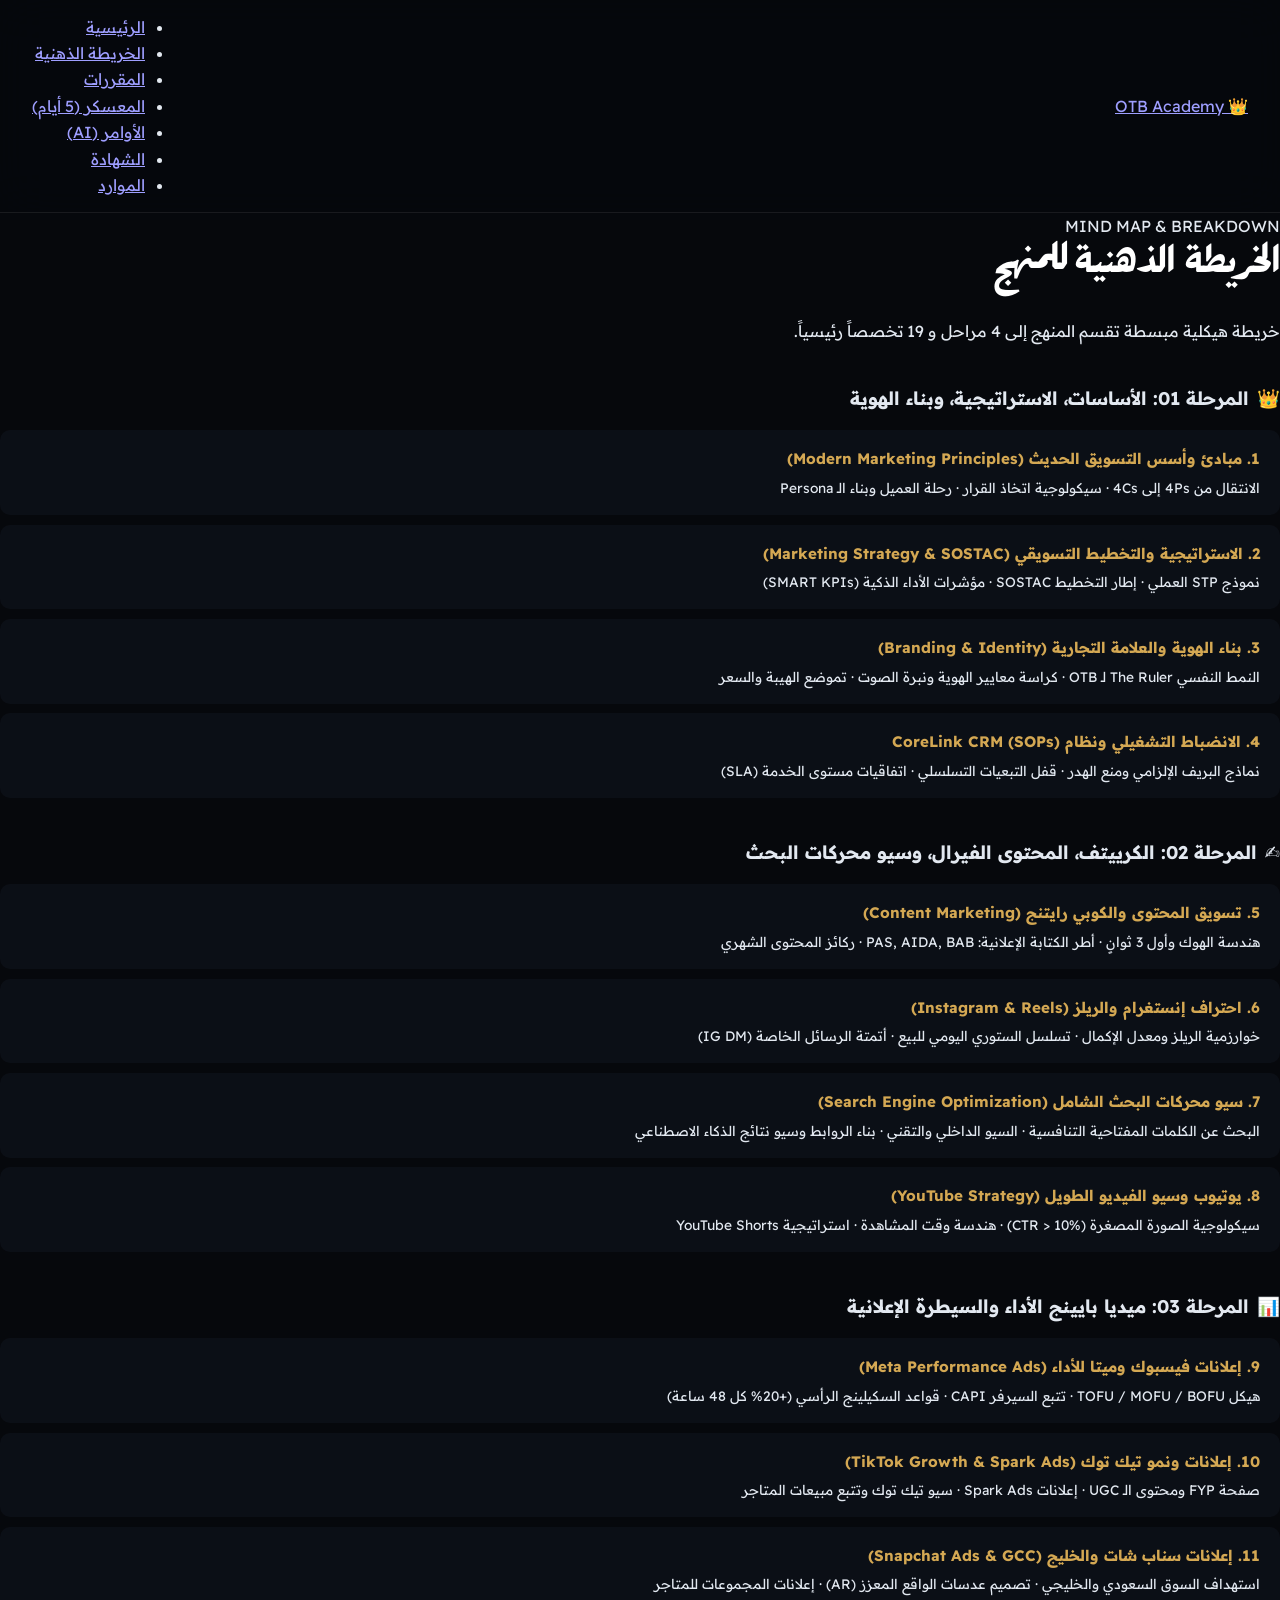
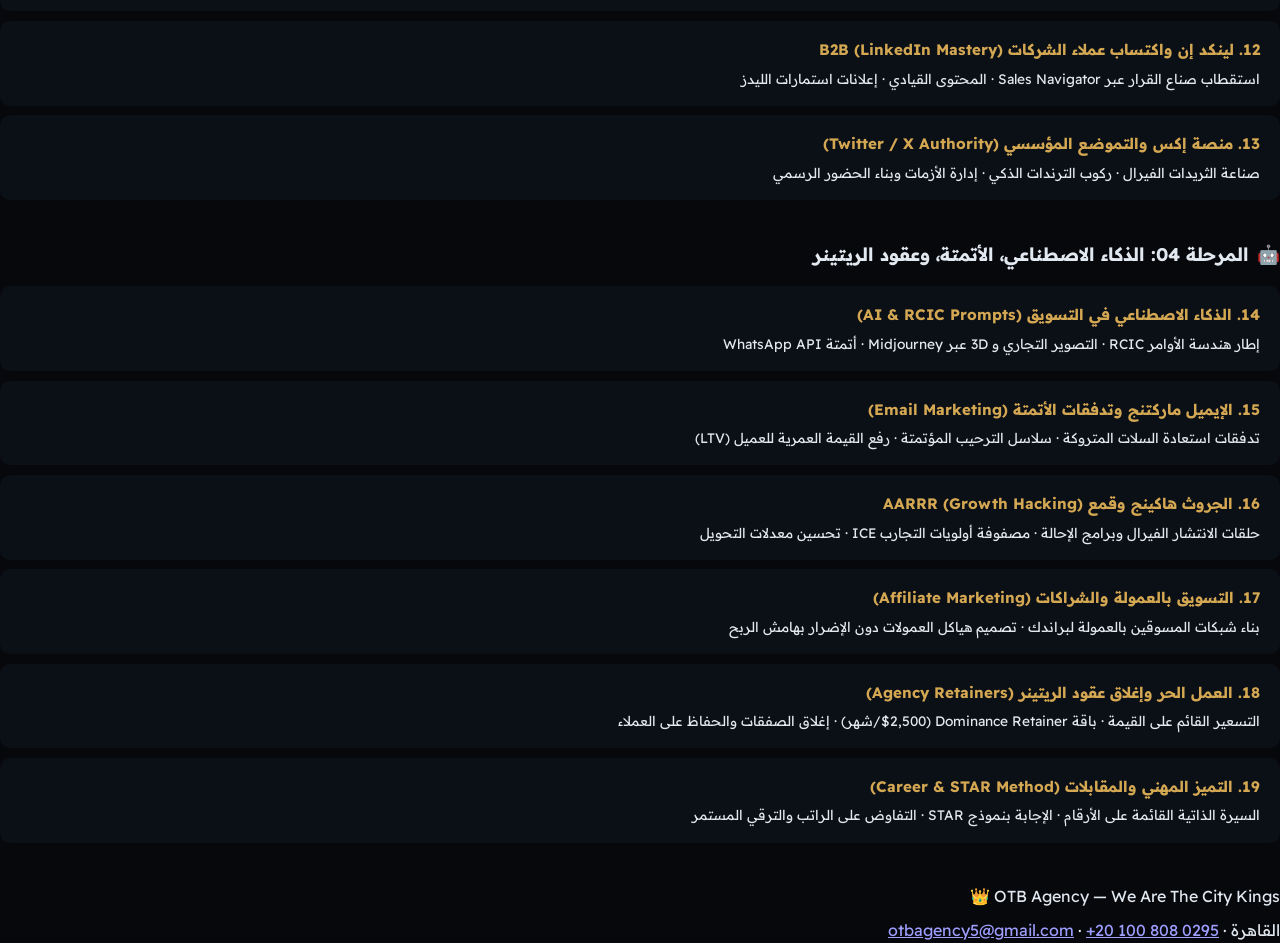
<file: mindmap.html>
<!DOCTYPE html>
<html lang="ar" dir="rtl">
<head>
  <meta charset="UTF-8">
  <meta name="viewport" content="width=device-width, initial-scale=1.0">
  <title>🗺️ الخريطة الذهنية — OTB Growth Academy</title>
  <link rel="preconnect" href="https://fonts.googleapis.com">
  <link rel="preconnect" href="https://fonts.gstatic.com" crossorigin>
  <link href="https://fonts.googleapis.com/css2?family=Readex+Pro:wght@400;500;600;700&display=swap" rel="stylesheet">
  <link rel="stylesheet" href="style.css">
  <style>
    .phase-section {
      margin-bottom: 2.5rem;
    }
    .phase-title {
      font-size: 1.15rem;
      font-weight: 700;
      color: var(--text);
      margin-bottom: 1rem;
      display: flex;
      align-items: center;
      gap: 0.5rem;
    }
    .item-row {
      background: var(--bg-card);
      border: 1px solid var(--border);
      border-radius: var(--radius-sm);
      padding: 1rem 1.25rem;
      margin-bottom: 0.6rem;
    }
    .item-row h4 {
      font-size: 0.95rem;
      color: var(--gold);
      margin-bottom: 0.35rem;
    }
    .item-row p {
      font-size: 0.86rem;
      color: var(--text-body);
      line-height: 1.6;
    }
  </style>
</head>
<body>
  
  <nav class="navbar">
    <a href="index.html" class="brand">
      <span class="brand-crown">👑</span>
      <span>OTB Academy</span>
    </a>
    <ul class="nav-links">
      <li><a href="index.html">الرئيسية</a></li>
<li><a href="mindmap.html" class="active">الخريطة الذهنية</a></li>
<li><a href="courses.html">المقررات</a></li>
<li><a href="sprint.html">المعسكر (5 أيام)</a></li>
<li><a href="prompts.html">الأوامر (AI)</a></li>
<li><a href="quiz.html">الشهادة</a></li>
<li><a href="downloads.html">الموارد</a></li>

    </ul>
  </nav>


  <main class="container">
    
    <div class="hero" style="margin-bottom: 2.5rem;">
      <span class="hero-tag">MIND MAP & BREAKDOWN</span>
      <h1 class="hero-title">الخريطة الذهنية للمنهج</h1>
      <p class="hero-desc">خريطة هيكلية مبسطة تقسم المنهج إلى 4 مراحل و 19 تخصصاً رئيسياً.</p>
    </div>

    <div class="phase-section">
      <div class="phase-title"><span>👑</span> المرحلة 01: الأساسات، الاستراتيجية، وبناء الهوية</div>
      <div class="item-row">
        <h4>1. مبادئ وأسس التسويق الحديث (Modern Marketing Principles)</h4>
        <p>الانتقال من 4Ps إلى 4Cs · سيكولوجية اتخاذ القرار · رحلة العميل وبناء الـ Persona</p>
      </div>
      <div class="item-row">
        <h4>2. الاستراتيجية والتخطيط التسويقي (Marketing Strategy & SOSTAC)</h4>
        <p>نموذج STP العملي · إطار التخطيط SOSTAC · مؤشرات الأداء الذكية (SMART KPIs)</p>
      </div>
      <div class="item-row">
        <h4>3. بناء الهوية والعلامة التجارية (Branding & Identity)</h4>
        <p>النمط النفسي The Ruler لـ OTB · كراسة معايير الهوية ونبرة الصوت · تموضع الهيبة والسعر</p>
      </div>
      <div class="item-row">
        <h4>4. الانضباط التشغيلي ونظام CoreLink CRM (SOPs)</h4>
        <p>نماذج البريف الإلزامي ومنع الهدر · قفل التبعيات التسلسلي · اتفاقيات مستوى الخدمة (SLA)</p>
      </div>
    </div>

    <div class="phase-section">
      <div class="phase-title"><span>✍️</span> المرحلة 02: الكرييتف، المحتوى الفيرال، وسيو محركات البحث</div>
      <div class="item-row">
        <h4>5. تسويق المحتوى والكوبي رايتنج (Content Marketing)</h4>
        <p>هندسة الهوك وأول 3 ثوانٍ · أطر الكتابة الإعلانية: PAS, AIDA, BAB · ركائز المحتوى الشهري</p>
      </div>
      <div class="item-row">
        <h4>6. احتراف إنستغرام والريلز (Instagram & Reels)</h4>
        <p>خوارزمية الريلز ومعدل الإكمال · تسلسل الستوري اليومي للبيع · أتمتة الرسائل الخاصة (IG DM)</p>
      </div>
      <div class="item-row">
        <h4>7. سيو محركات البحث الشامل (Search Engine Optimization)</h4>
        <p>البحث عن الكلمات المفتاحية التنافسية · السيو الداخلي والتقني · بناء الروابط وسيو نتائج الذكاء الاصطناعي</p>
      </div>
      <div class="item-row">
        <h4>8. يوتيوب وسيو الفيديو الطويل (YouTube Strategy)</h4>
        <p>سيكولوجية الصورة المصغرة (CTR > 10%) · هندسة وقت المشاهدة · استراتيجية YouTube Shorts</p>
      </div>
    </div>

    <div class="phase-section">
      <div class="phase-title"><span>📊</span> المرحلة 03: ميديا بايينج الأداء والسيطرة الإعلانية</div>
      <div class="item-row">
        <h4>9. إعلانات فيسبوك وميتا للأداء (Meta Performance Ads)</h4>
        <p>هيكل TOFU / MOFU / BOFU · تتبع السيرفر CAPI · قواعد السكيلينج الرأسي (+20% كل 48 ساعة)</p>
      </div>
      <div class="item-row">
        <h4>10. إعلانات ونمو تيك توك (TikTok Growth & Spark Ads)</h4>
        <p>صفحة FYP ومحتوى الـ UGC · إعلانات Spark Ads · سيو تيك توك وتتبع مبيعات المتاجر</p>
      </div>
      <div class="item-row">
        <h4>11. إعلانات سناب شات والخليج (Snapchat Ads & GCC)</h4>
        <p>استهداف السوق السعودي والخليجي · تصميم عدسات الواقع المعزز (AR) · إعلانات المجموعات للمتاجر</p>
      </div>
      <div class="item-row">
        <h4>12. لينكد إن واكتساب عملاء الشركات B2B (LinkedIn Mastery)</h4>
        <p>استقطاب صناع القرار عبر Sales Navigator · المحتوى القيادي · إعلانات استمارات الليدز</p>
      </div>
      <div class="item-row">
        <h4>13. منصة إكس والتموضع المؤسسي (Twitter / X Authority)</h4>
        <p>صناعة الثريدات الفيرال · ركوب الترندات الذكي · إدارة الأزمات وبناء الحضور الرسمي</p>
      </div>
    </div>

    <div class="phase-section">
      <div class="phase-title"><span>🤖</span> المرحلة 04: الذكاء الاصطناعي، الأتمتة، وعقود الريتينر</div>
      <div class="item-row">
        <h4>14. الذكاء الاصطناعي في التسويق (AI & RCIC Prompts)</h4>
        <p>إطار هندسة الأوامر RCIC · التصوير التجاري و 3D عبر Midjourney · أتمتة WhatsApp API</p>
      </div>
      <div class="item-row">
        <h4>15. الإيميل ماركتنج وتدفقات الأتمتة (Email Marketing)</h4>
        <p>تدفقات استعادة السلات المتروكة · سلاسل الترحيب المؤتمتة · رفع القيمة العمرية للعميل (LTV)</p>
      </div>
      <div class="item-row">
        <h4>16. الجروث هاكينج وقمع AARRR (Growth Hacking)</h4>
        <p>حلقات الانتشار الفيرال وبرامج الإحالة · مصفوفة أولويات التجارب ICE · تحسين معدلات التحويل</p>
      </div>
      <div class="item-row">
        <h4>17. التسويق بالعمولة والشراكات (Affiliate Marketing)</h4>
        <p>بناء شبكات المسوقين بالعمولة لبراندك · تصميم هياكل العمولات دون الإضرار بهامش الربح</p>
      </div>
      <div class="item-row">
        <h4>18. العمل الحر وإغلاق عقود الريتينر (Agency Retainers)</h4>
        <p>التسعير القائم على القيمة · باقة Dominance Retainer ($2,500/شهر) · إغلاق الصفقات والحفاظ على العملاء</p>
      </div>
      <div class="item-row">
        <h4>19. التميز المهني والمقابلات (Career & STAR Method)</h4>
        <p>السيرة الذاتية القائمة على الأرقام · الإجابة بنموذج STAR · التفاوض على الراتب والترقي المستمر</p>
      </div>
    </div>

  </main>
  
  <footer class="footer">
    <div style="margin-bottom: 0.5rem; color: var(--text);">OTB Agency — We Are The City Kings 👑</div>
    <div>القاهرة · <bdi dir="ltr"><a href="tel:+201008080295" class="phone-link">&lrm;+20 100 808 0295</a></bdi> · <a href="mailto:otbagency5@gmail.com">otbagency5@gmail.com</a></div>
  </footer>
  <script src="shared_ui.js"></script>

</body>
</html>
</file>
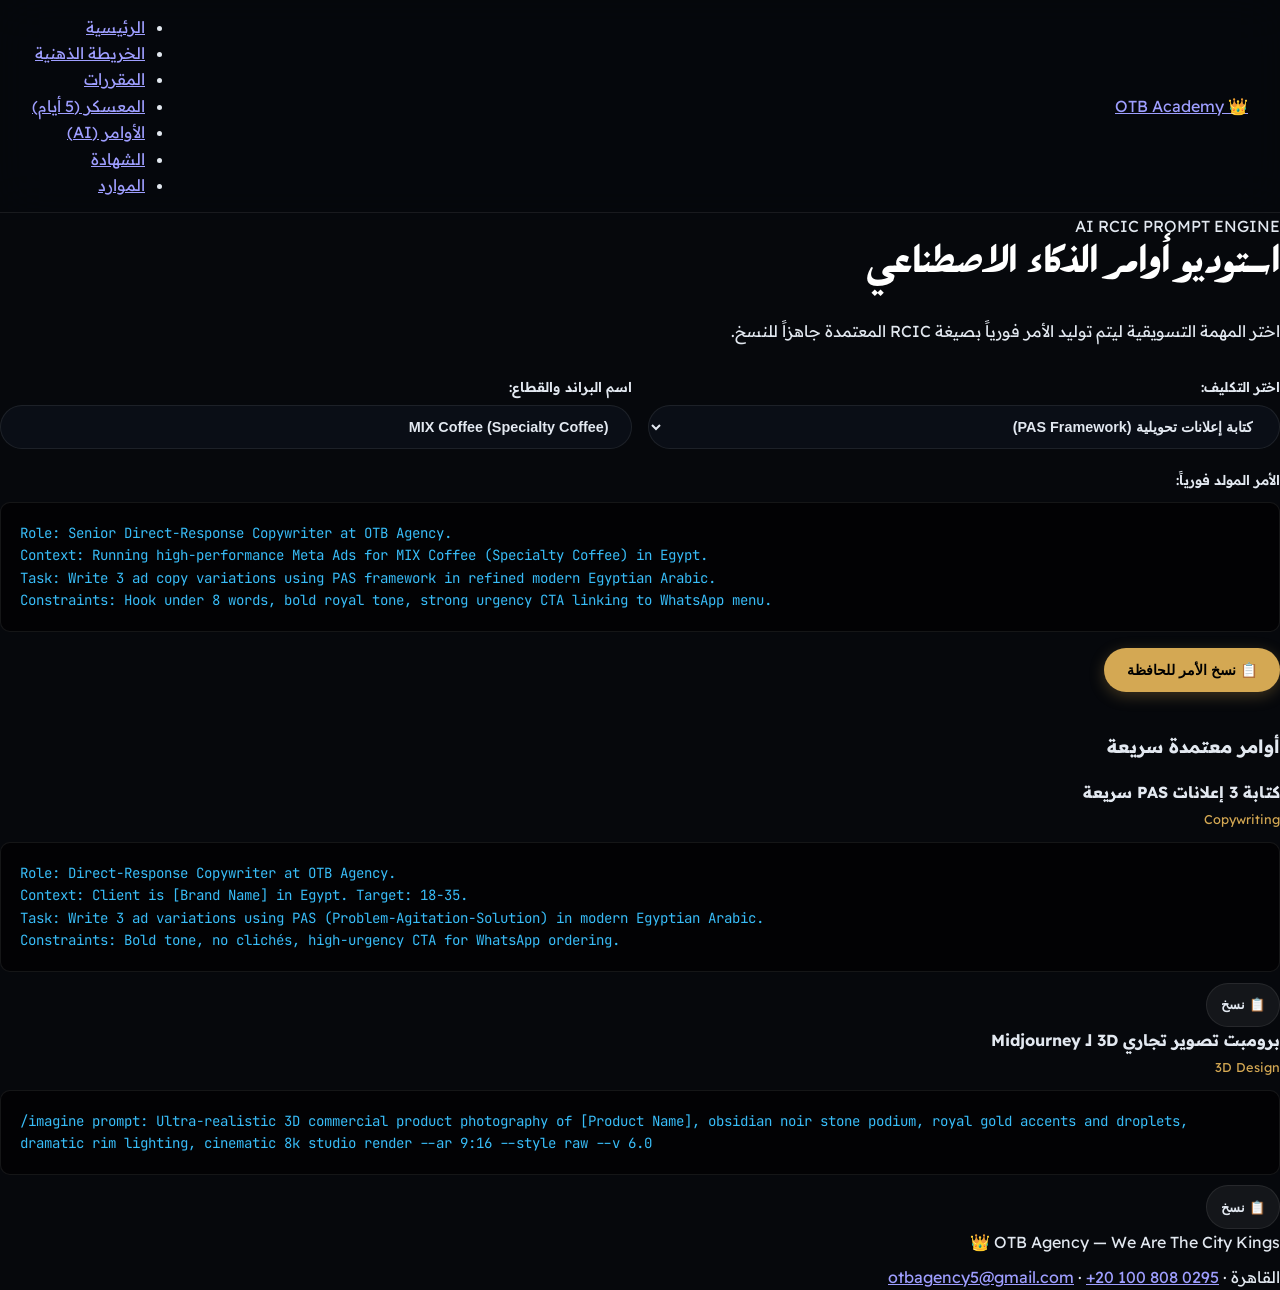
<file: prompts.html>
<!DOCTYPE html>
<html lang="ar" dir="rtl">
<head>
  <meta charset="UTF-8">
  <meta name="viewport" content="width=device-width, initial-scale=1.0">
  <title>🤖 استوديو الأوامر — OTB Growth Academy</title>
  <link rel="preconnect" href="https://fonts.googleapis.com">
  <link rel="preconnect" href="https://fonts.gstatic.com" crossorigin>
  <link href="https://fonts.googleapis.com/css2?family=Readex+Pro:wght@400;500;600;700&family=JetBrains+Mono:wght@500;600&display=swap" rel="stylesheet">
  <link rel="stylesheet" href="style.css">
</head>
<body>
  
  <nav class="navbar">
    <a href="index.html" class="brand">
      <span class="brand-crown">👑</span>
      <span>OTB Academy</span>
    </a>
    <ul class="nav-links">
      <li><a href="index.html">الرئيسية</a></li>
<li><a href="mindmap.html">الخريطة الذهنية</a></li>
<li><a href="courses.html">المقررات</a></li>
<li><a href="sprint.html">المعسكر (5 أيام)</a></li>
<li><a href="prompts.html" class="active">الأوامر (AI)</a></li>
<li><a href="quiz.html">الشهادة</a></li>
<li><a href="downloads.html">الموارد</a></li>

    </ul>
  </nav>


  <main class="container">
    
    <div class="hero" style="margin-bottom: 2rem;">
      <span class="hero-tag">AI RCIC PROMPT ENGINE</span>
      <h1 class="hero-title">استوديو أوامر الذكاء الاصطناعي</h1>
      <p class="hero-desc">اختر المهمة التسويقية ليتم توليد الأمر فورياً بصيغة RCIC المعتمدة جاهزاً للنسخ.</p>
    </div>

    <div class="card" style="margin-bottom: 2.5rem;">
      <div style="display: grid; grid-template-columns: 1fr 1fr; gap: 1rem; margin-bottom: 1.25rem;">
        <div>
          <label style="display: block; font-size: 0.85rem; color: var(--text); margin-bottom: 0.4rem; font-weight: 600;">اختر التكليف:</label>
          <select id="promptTask" class="btn btn-secondary" style="width: 100%; text-align: right; background: var(--bg-input);" onchange="updatePrompt()">
            <option value="copy">كتابة إعلانات تحويلية (PAS Framework)</option>
            <option value="reels">اسكريبت فيديو قصير 15 ثانية (Viral Hook)</option>
            <option value="media">تشخيص حساب إعلاني وسكيلينج (Media Buying)</option>
            <option value="design">لقطات برودكت شوت 3D لـ Midjourney</option>
            <option value="retainer">مقترح عقد ريتينر شهري ($2,500/mo)</option>
          </select>
        </div>
        <div>
          <label style="display: block; font-size: 0.85rem; color: var(--text); margin-bottom: 0.4rem; font-weight: 600;">اسم البراند والقطاع:</label>
          <input type="text" id="promptBrand" class="btn btn-secondary" style="width: 100%; text-align: right; background: var(--bg-input);" value="MIX Coffee (Specialty Coffee)" oninput="updatePrompt()">
        </div>
      </div>

      <div style="margin-bottom: 1rem;">
        <label style="display: block; font-size: 0.85rem; color: var(--text); margin-bottom: 0.4rem; font-weight: 600;">الأمر المولد فورياً:</label>
        <div id="promptOutput" class="code-box" style="max-height: 250px; overflow-y: auto;"></div>
      </div>

      <button class="btn btn-primary" onclick="copyText(document.getElementById('promptOutput').innerText)">📋 نسخ الأمر للحافظة</button>
    </div>

    <!-- PRE-MADE PROMPTS -->
    <h3 style="font-size: 1.15rem; color: var(--text); margin-bottom: 1rem; font-weight: 700;">أوامر معتمدة سريعة</h3>

    <div class="card">
      <div class="card-header">
        <h4 class="card-title">كتابة 3 إعلانات PAS سريعة</h4>
        <span style="font-size: 0.8rem; color: var(--gold);">Copywriting</span>
      </div>
      <div class="code-box">Role: Direct-Response Copywriter at OTB Agency.
Context: Client is [Brand Name] in Egypt. Target: 18-35.
Task: Write 3 ad variations using PAS (Problem-Agitation-Solution) in modern Egyptian Arabic.
Constraints: Bold tone, no clichés, high-urgency CTA for WhatsApp ordering.</div>
      <button class="btn btn-secondary" style="font-size: 0.82rem; padding: 0.4rem 0.9rem;" onclick="copyText(this.previousElementSibling.innerText)">📋 نسخ</button>
    </div>

    <div class="card">
      <div class="card-header">
        <h4 class="card-title">برومبت تصوير تجاري 3D لـ Midjourney</h4>
        <span style="font-size: 0.8rem; color: var(--gold);">3D Design</span>
      </div>
      <div class="code-box">/imagine prompt: Ultra-realistic 3D commercial product photography of [Product Name], obsidian noir stone podium, royal gold accents and droplets, dramatic rim lighting, cinematic 8k studio render --ar 9:16 --style raw --v 6.0</div>
      <button class="btn btn-secondary" style="font-size: 0.82rem; padding: 0.4rem 0.9rem;" onclick="copyText(this.previousElementSibling.innerText)">📋 نسخ</button>
    </div>

  </main>
  
  <footer class="footer">
    <div style="margin-bottom: 0.5rem; color: var(--text);">OTB Agency — We Are The City Kings 👑</div>
    <div>القاهرة · <bdi dir="ltr"><a href="tel:+201008080295" class="phone-link">&lrm;+20 100 808 0295</a></bdi> · <a href="mailto:otbagency5@gmail.com">otbagency5@gmail.com</a></div>
  </footer>
  <script src="shared_ui.js"></script>


  <script>
    function updatePrompt() {
      const task = document.getElementById("promptTask").value;
      const brand = document.getElementById("promptBrand").value || "البراند";
      const out = document.getElementById("promptOutput");

      if (task === "copy") {
        out.innerText = "Role: Senior Direct-Response Copywriter at OTB Agency.\n" +
          "Context: Running high-performance Meta Ads for " + brand + " in Egypt.\n" +
          "Task: Write 3 ad copy variations using PAS framework in refined modern Egyptian Arabic.\n" +
          "Constraints: Hook under 8 words, bold royal tone, strong urgency CTA linking to WhatsApp menu.";
      } else if (task === "reels") {
        out.innerText = "Role: Short-Form Video Director at OTB Agency.\n" +
          "Context: Instagram Reel / TikTok for " + brand + ".\n" +
          "Task: Write a shot-by-shot 15-second script with 3-second hook, fast ASMR cuts, and direct promotional offer.\n" +
          "Format: Table [Time (Sec) | Visual Action | Audio SFX | Voiceover].";
      } else if (task === "media") {
        out.innerText = "Role: Principal Media Buyer and Growth Architect at OTB Agency.\n" +
          "Context: Analyzing Meta Ads performance for " + brand + ". Target ROAS is 4.0x.\n" +
          "Task: Diagnose Hook Rate and Click-to-Purchase conversion drop-offs and provide a 48-hour scaling plan.";
      } else if (task === "design") {
        out.innerText = "/imagine prompt: Ultra-realistic commercial 3D product shot of " + brand + ", obsidian noir stone podium, royal gold accents and droplets, dramatic rim lighting, cinematic 8k render --ar 9:16 --style raw --v 6.0";
      } else if (task === "retainer") {
        out.innerText = "Role: Commercial Director at OTB Agency.\n" +
          "Context: Drafting a $2,500/month Dominance Retainer Proposal for " + brand + ".\n" +
          "Task: Write a 1-page executive proposal covering market positioning, 90-day growth roadmap, and expected ROAS targets.";
      }
    }

    updatePrompt();
  </script>
</body>
</html>
</file>
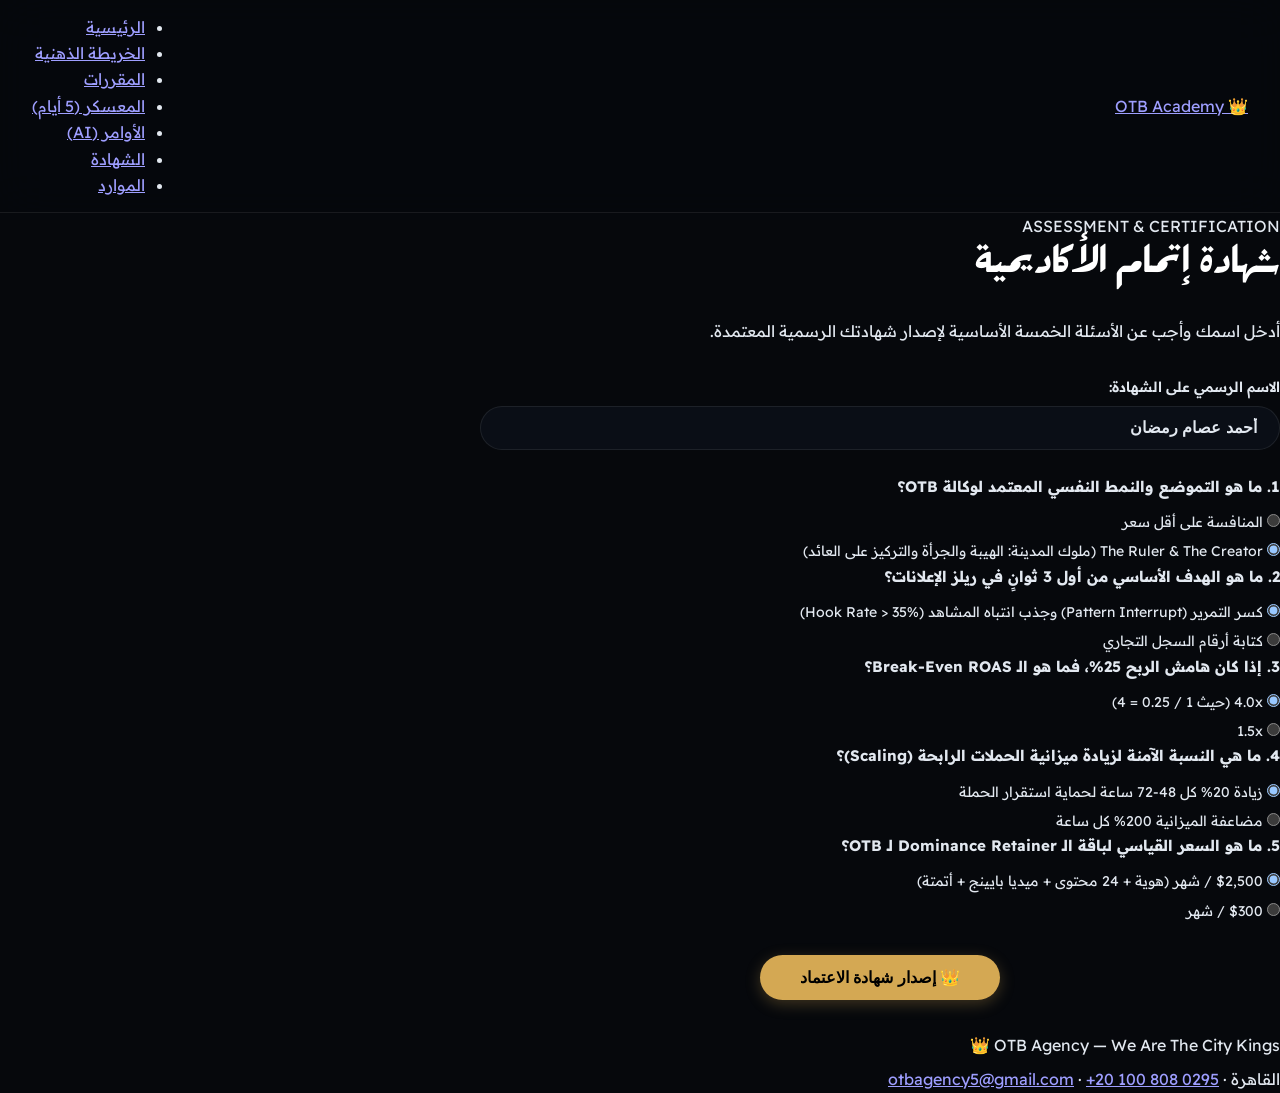
<file: quiz.html>
<!DOCTYPE html>
<html lang="ar" dir="rtl">
<head>
  <meta charset="UTF-8">
  <meta name="viewport" content="width=device-width, initial-scale=1.0">
  <title>📝 الشهادة والاختبار — OTB Growth Academy</title>
  <link rel="preconnect" href="https://fonts.googleapis.com">
  <link rel="preconnect" href="https://fonts.gstatic.com" crossorigin>
  <link href="https://fonts.googleapis.com/css2?family=Readex+Pro:wght@400;500;600;700&family=Cinzel:wght@700&family=JetBrains+Mono:wght@500;600&display=swap" rel="stylesheet">
  <link rel="stylesheet" href="style.css">
  <style>
    .cert-frame {
      background: #060709;
      border: 3px solid var(--gold);
      border-radius: 16px;
      padding: 3rem 2rem;
      text-align: center;
      margin-top: 2rem;
      box-shadow: 0 10px 40px rgba(0,0,0,0.8);
    }
  </style>
</head>
<body>
  
  <nav class="navbar">
    <a href="index.html" class="brand">
      <span class="brand-crown">👑</span>
      <span>OTB Academy</span>
    </a>
    <ul class="nav-links">
      <li><a href="index.html">الرئيسية</a></li>
<li><a href="mindmap.html">الخريطة الذهنية</a></li>
<li><a href="courses.html">المقررات</a></li>
<li><a href="sprint.html">المعسكر (5 أيام)</a></li>
<li><a href="prompts.html">الأوامر (AI)</a></li>
<li><a href="quiz.html" class="active">الشهادة</a></li>
<li><a href="downloads.html">الموارد</a></li>

    </ul>
  </nav>


  <main class="container" style="max-width: 800px;">
    
    <div class="hero" style="margin-bottom: 2rem;">
      <span class="hero-tag">ASSESSMENT & CERTIFICATION</span>
      <h1 class="hero-title">شهادة إتمام الأكاديمية</h1>
      <p class="hero-desc">أدخل اسمك وأجب عن الأسئلة الخمسة الأساسية لإصدار شهادتك الرسمية المعتمدة.</p>
    </div>

    <div class="card" style="margin-bottom: 1.5rem;">
      <label style="display: block; font-size: 0.88rem; color: var(--text); margin-bottom: 0.4rem; font-weight: 600;">الاسم الرسمي على الشهادة:</label>
      <input type="text" id="certName" class="btn btn-secondary" style="width: 100%; text-align: right; background: var(--bg-input); font-size: 1rem;" value="أحمد عصام رمضان">
    </div>

    <div id="questionsWrap">
      <div class="card">
        <h4 style="font-size: 0.95rem; color: var(--text); margin-bottom: 0.75rem;">1. ما هو التموضع والنمط النفسي المعتمد لوكالة OTB؟</h4>
        <label style="display:block; margin-bottom:0.4rem; font-size:0.88rem;"><input type="radio" name="q0" value="0"> المنافسة على أقل سعر</label>
        <label style="display:block; font-size:0.88rem;"><input type="radio" name="q0" value="1" checked> The Ruler & The Creator (ملوك المدينة: الهيبة والجرأة والتركيز على العائد)</label>
      </div>

      <div class="card">
        <h4 style="font-size: 0.95rem; color: var(--text); margin-bottom: 0.75rem;">2. ما هو الهدف الأساسي من أول 3 ثوانٍ في ريلز الإعلانات؟</h4>
        <label style="display:block; margin-bottom:0.4rem; font-size:0.88rem;"><input type="radio" name="q1" value="1" checked> كسر التمرير (Pattern Interrupt) وجذب انتباه المشاهد (Hook Rate > 35%)</label>
        <label style="display:block; font-size:0.88rem;"><input type="radio" name="q1" value="0"> كتابة أرقام السجل التجاري</label>
      </div>

      <div class="card">
        <h4 style="font-size: 0.95rem; color: var(--text); margin-bottom: 0.75rem;">3. إذا كان هامش الربح 25%، فما هو الـ Break-Even ROAS؟</h4>
        <label style="display:block; margin-bottom:0.4rem; font-size:0.88rem;"><input type="radio" name="q2" value="1" checked> 4.0x (حيث 1 / 0.25 = 4)</label>
        <label style="display:block; font-size:0.88rem;"><input type="radio" name="q2" value="0"> 1.5x</label>
      </div>

      <div class="card">
        <h4 style="font-size: 0.95rem; color: var(--text); margin-bottom: 0.75rem;">4. ما هي النسبة الآمنة لزيادة ميزانية الحملات الرابحة (Scaling)؟</h4>
        <label style="display:block; margin-bottom:0.4rem; font-size:0.88rem;"><input type="radio" name="q3" value="1" checked> زيادة 20% كل 48-72 ساعة لحماية استقرار الحملة</label>
        <label style="display:block; font-size:0.88rem;"><input type="radio" name="q3" value="0"> مضاعفة الميزانية 200% كل ساعة</label>
      </div>

      <div class="card">
        <h4 style="font-size: 0.95rem; color: var(--text); margin-bottom: 0.75rem;">5. ما هو السعر القياسي لباقة الـ Dominance Retainer لـ OTB؟</h4>
        <label style="display:block; margin-bottom:0.4rem; font-size:0.88rem;"><input type="radio" name="q4" value="1" checked> $2,500 / شهر (هوية + 24 محتوى + ميديا بايينج + أتمتة)</label>
        <label style="display:block; font-size:0.88rem;"><input type="radio" name="q4" value="0"> $300 / شهر</label>
      </div>
    </div>

    <div style="text-align: center; margin: 2rem 0;">
      <button class="btn btn-primary" style="padding: 0.8rem 2.5rem; font-size: 1rem;" onclick="generateCert()">👑 إصدار شهادة الاعتماد</button>
    </div>

    <div id="certResult" style="display: none;"></div>

  </main>
  
  <footer class="footer">
    <div style="margin-bottom: 0.5rem; color: var(--text);">OTB Agency — We Are The City Kings 👑</div>
    <div>القاهرة · <bdi dir="ltr"><a href="tel:+201008080295" class="phone-link">&lrm;+20 100 808 0295</a></bdi> · <a href="mailto:otbagency5@gmail.com">otbagency5@gmail.com</a></div>
  </footer>
  <script src="shared_ui.js"></script>


  <script>
    function generateCert() {
      const name = document.getElementById("certName").value || "خريج الأكاديمية";
      const certId = "OTB-" + Math.floor(100000 + Math.random() * 900000);
      const date = new Date().toLocaleDateString('ar-EG', { year: 'numeric', month: 'long', day: 'numeric' });
      const wrap = document.getElementById("certResult");

      wrap.style.display = "block";
      wrap.innerHTML = `
        <div class="cert-frame">
          <div style="font-size: 2.5rem; margin-bottom: 0.5rem;">👑</div>
          <div style="font-size: 0.8rem; letter-spacing: 2px; color: var(--gold); text-transform: uppercase;">OTB Marketing Studio · City Kings</div>
          <div style="font-family: 'Cinzel', serif; font-size: 1.8rem; color: var(--text); margin: 0.75rem 0; font-weight: 700;">CERTIFICATE OF GROWTH MASTERY</div>
          <p style="color: var(--text-dim); font-size: 0.95rem;">تشهد أكاديمية وكالة OTB للتسويق وهندسة النمو بأن</p>
          <h2 style="font-size: 2rem; color: var(--gold); margin: 0.85rem 0; font-weight: 800;">${name}</h2>
          <p style="color: var(--text-body); max-width: 540px; margin: 0 auto 2rem auto; font-size: 0.92rem; line-height: 1.7;">
            قد أتم بنجاح متطلبات أكاديمية <b>النمو والتسويق الرقمي والذكاء الاصطناعي (Full-Stack Growth Engineering)</b> وأصبح مؤهلاً لتطبيق استراتيجيات وإعلانات ملوك المدينة.
          </p>
          <div style="display: flex; justify-content: space-around; border-top: 1px solid var(--border); padding-top: 1.5rem; font-size: 0.85rem;">
            <div>
              <div style="color: var(--text-dim); font-size: 0.75rem;">رقم الاعتماد</div>
              <div style="font-family: 'JetBrains Mono'; color: var(--gold); font-weight: 600;">${certId}</div>
            </div>
            <div>
              <div style="color: var(--text-dim); font-size: 0.75rem;">تاريخ المنح</div>
              <div style="color: var(--text);">${date}</div>
            </div>
            <div>
              <div style="color: var(--text-dim); font-size: 0.75rem;">الاعتماد الرسمي</div>
              <div style="color: var(--gold); font-weight: 700;">OTB Agency 👑</div>
            </div>
          </div>
        </div>
        <div style="text-align: center; margin-top: 1.5rem;">
          <button class="btn btn-secondary" onclick="window.print()">🖨️ طباعة الشهادة / حفظ PDF</button>
        </div>
      `;
      wrap.scrollIntoView({ behavior: "smooth" });
      showToast("👑 تم إصدار الشهادة بنجاح!");
    }
  </script>
</body>
</html>
</file>
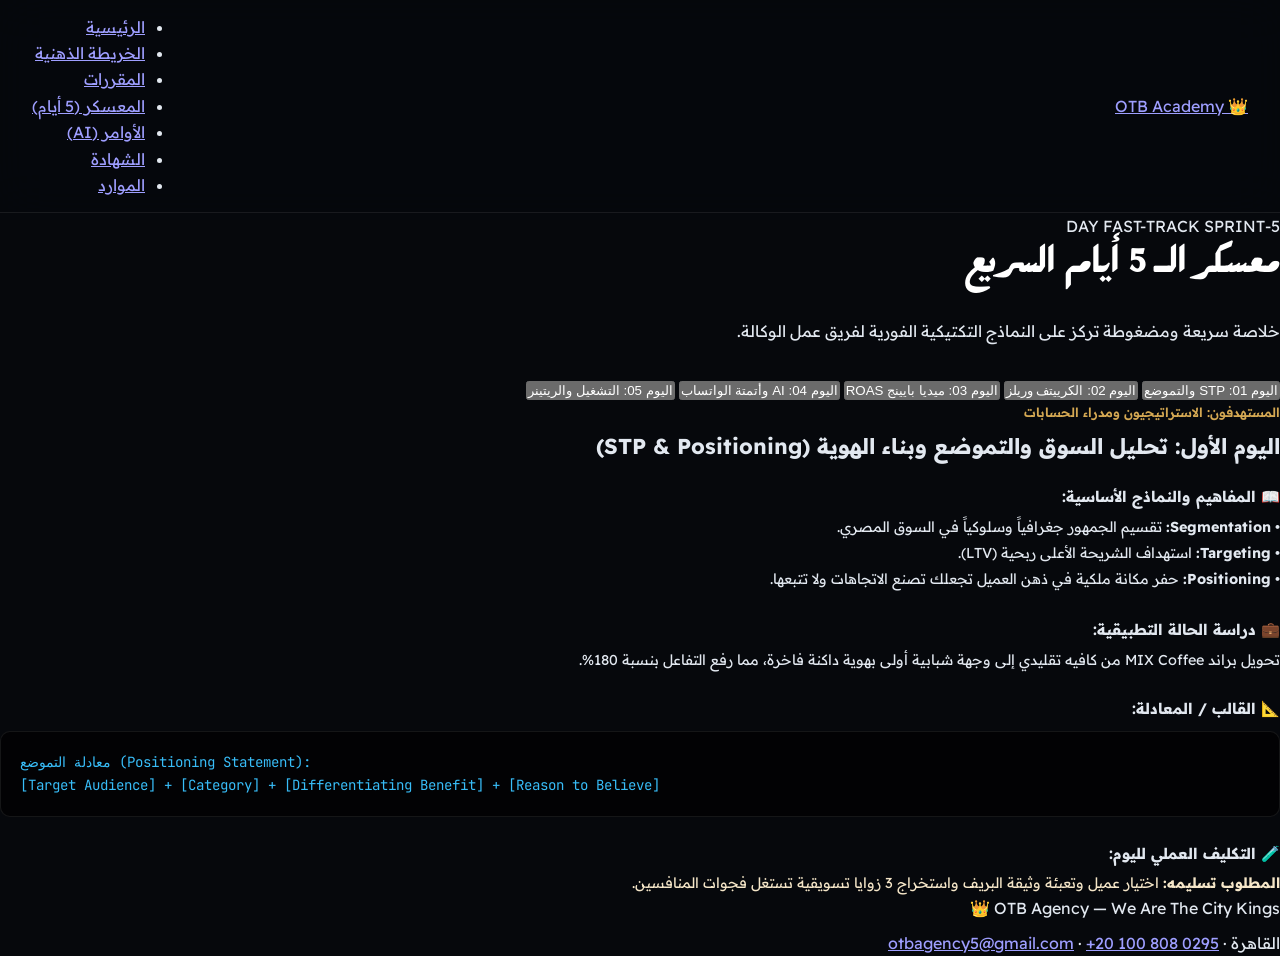
<file: sprint.html>
<!DOCTYPE html>
<html lang="ar" dir="rtl">
<head>
  <meta charset="UTF-8">
  <meta name="viewport" content="width=device-width, initial-scale=1.0">
  <title>⚡ المعسكر السريع — OTB Growth Academy</title>
  <link rel="preconnect" href="https://fonts.googleapis.com">
  <link rel="preconnect" href="https://fonts.gstatic.com" crossorigin>
  <link href="https://fonts.googleapis.com/css2?family=Readex+Pro:wght@400;500;600;700&family=JetBrains+Mono:wght@500;600&display=swap" rel="stylesheet">
  <link rel="stylesheet" href="style.css">
</head>
<body>
  
  <nav class="navbar">
    <a href="index.html" class="brand">
      <span class="brand-crown">👑</span>
      <span>OTB Academy</span>
    </a>
    <ul class="nav-links">
      <li><a href="index.html">الرئيسية</a></li>
<li><a href="mindmap.html">الخريطة الذهنية</a></li>
<li><a href="courses.html">المقررات</a></li>
<li><a href="sprint.html" class="active">المعسكر (5 أيام)</a></li>
<li><a href="prompts.html">الأوامر (AI)</a></li>
<li><a href="quiz.html">الشهادة</a></li>
<li><a href="downloads.html">الموارد</a></li>

    </ul>
  </nav>


  <main class="container">
    
    <div class="hero" style="margin-bottom: 2rem;">
      <span class="hero-tag">5-DAY FAST-TRACK SPRINT</span>
      <h1 class="hero-title">معسكر الـ 5 أيام السريع</h1>
      <p class="hero-desc">خلاصة سريعة ومضغوطة تركز على النماذج التكتيكية الفورية لفريق عمل الوكالة.</p>
    </div>

    <!-- DAY SELECTOR -->
    <div class="tabs">
      <button class="tab-btn active" onclick="loadDay(1, this)">اليوم 01: STP والتموضع</button>
      <button class="tab-btn" onclick="loadDay(2, this)">اليوم 02: الكرييتف وريلز</button>
      <button class="tab-btn" onclick="loadDay(3, this)">اليوم 03: ميديا بايينج ROAS</button>
      <button class="tab-btn" onclick="loadDay(4, this)">اليوم 04: AI وأتمتة الواتساب</button>
      <button class="tab-btn" onclick="loadDay(5, this)">اليوم 05: التشغيل والريتينر</button>
    </div>

    <!-- SPRINT VIEWER -->
    <div id="sprintView"></div>

  </main>
  
  <footer class="footer">
    <div style="margin-bottom: 0.5rem; color: var(--text);">OTB Agency — We Are The City Kings 👑</div>
    <div>القاهرة · <bdi dir="ltr"><a href="tel:+201008080295" class="phone-link">&lrm;+20 100 808 0295</a></bdi> · <a href="mailto:otbagency5@gmail.com">otbagency5@gmail.com</a></div>
  </footer>
  <script src="shared_ui.js"></script>


  <script>
    const sprintData = [
      {
        day: 1,
        title: "اليوم الأول: تحليل السوق والتموضع وبناء الهوية (STP & Positioning)",
        audience: "الاستراتيجيون ومدراء الحسابات",
        concepts: "• <b>Segmentation:</b> تقسيم الجمهور جغرافياً وسلوكياً في السوق المصري.<br>• <b>Targeting:</b> استهداف الشريحة الأعلى ربحية (LTV).<br>• <b>Positioning:</b> حفر مكانة ملكية في ذهن العميل تجعلك تصنع الاتجاهات ولا تتبعها.",
        caseStudy: "تحويل براند MIX Coffee من كافيه تقليدي إلى وجهة شبابية أولى بهوية داكنة فاخرة، مما رفع التفاعل بنسبة 180%.",
        prompt: "معادلة التموضع (Positioning Statement):\n[Target Audience] + [Category] + [Differentiating Benefit] + [Reason to Believe]",
        lab: "اختيار عميل وتعبئة وثيقة البريف واستخراج 3 زوايا تسويقية تستغل فجوات المنافسين."
      },
      {
        day: 2,
        title: "اليوم الثاني: الكوبي رايتنج الإعلاني وسيكولوجية الفيديو القصير",
        audience: "صناع المحتوى والمصممون والمونتيرون",
        concepts: "• <b>قاعدة الـ 3 ثوانٍ (Hook Rate > 35%):</b> كسر التمرير بصرياً وصوتياً.<br>• <b>صيغة PAS:</b> توضيح المشكلة (Problem)، تهويل أثرها (Agitation)، ثم تقديم الحل الفوري (Solution).<br>• <b>صوتيات الـ ASMR:</b> رفع الإشباع البصري والصوتي في فيديوهات المنتجات.",
        caseStudy: "فيديو ريلز لـ Rancho's EG يبرز تفاصيل تقطيع البرجر الملحمي، محققاً 450 ألف مشاهدة ورفع مبيعات الواتساب بنسبة 65%.",
        prompt: "Problem: تعبت من ساندوتشات البرجر اللي كلها عيش؟\nAgitation: بتدفع مبلغ وفي الآخر بيجيلك بارد وتندم.\nSolution: في Rancho's قطمة واحدة من الـ Smoked Beef بالصوص السري هتعرف يعني إيه برجر ملوك!",
        lab: "كتابة 3 نصوص إعلانية بـ 3 زوايا مختلفة (فكاهية، FOMO، هيبة اجتماعية) واسكريبت فيديو 15 ثانية."
      },
      {
        day: 3,
        title: "اليوم الثالث: ميديا بايينج الأداء وسكيلينج الـ ROAS",
        audience: "الميديا بايرز وهندسة النمو",
        concepts: "• <b>Advantage+ & Broad Targeting:</b> الاستهداف المفتوح مع تغذية الخوارزمية بكرييتفز قوية.<br>• <b>Conversions API (CAPI):</b> ربط التتبع بالسيرفر لتجاوز قيود iOS 14.5+.<br>• <b>قاعدة الـ 20%:</b> رفع الميزانية 20% فقط كل 48-72 ساعة لحماية استقرار الحملة.",
        caseStudy: "إعادة هيكلة إعلانات Dr. Zaghloul Jewelry بحملات TOFU/MOFU/BOFU محققة ROAS تجاوز 7.5x.",
        prompt: "Break-Even ROAS = 1 / Gross Profit Margin %\n(إذا كان الهامش 25%، التعادل = 4.0x)",
        lab: "تدقيق حساب إعلاني نشط، فحص جودة مطابقة CAPI، وإعداد مصفوفة الميزانية الأسبوعية."
      },
      {
        day: 4,
        title: "اليوم الرابع: الذكاء الاصطناعي وهندسة الأوامر وأتمتة الواتساب",
        audience: "جميع أعضاء الفريق",
        concepts: "• <b>إطار RCIC:</b> Role (الدور) + Context (السياق) + Instruction (التعليمات) + Constraints (القيود).<br>• <b>مسار WhatsApp Business API:</b> ترحيب فوري، تصنيف الطلب، إرسال الكتالوج، وتسجيل البيع تلقائياً.",
        caseStudy: "بناء بوت واتساب لمختبرات علاج (Elag Labs) يستقبل ويؤهل أكثر من 800 حجز منزلي شهرياً.",
        prompt: "Role: Senior Direct-Response Copywriter at OTB Agency.\nContext: Client is [Brand] in Egypt. Target: 20-35.\nTask: Write 3 ad copies using PAS framework in refined modern Egyptian Arabic.\nConstraints: Bold tone, high-urgency CTA for WhatsApp ordering.",
        lab: "توليد 5 إعلانات وبرودكت شوت 3D لعميل حقيقي عبر الـ AI، ورسم مخطط لمسار ردود الواتساب."
      },
      {
        day: 5,
        title: "اليوم الخامس: الانضباط التشغيلي وعقود الريتينر الشهرية",
        audience: "الإدارة ومدراء الحسابات",
        concepts: "• <b>منع الهدر التشغيلي:</b> لا مهمة بدون بريف إلزامي، وقفل التبعيات (Sequential Locking).<br>• <b>اتفاقية مستوى الخدمة (SLA):</b> مراجعة خلال 24 ساعة والتصعيد بعد 48 ساعة.<br>• <b>باقة Dominance Retainer ($2,500/شهر):</b> هوية كاملة + 24 محتوى + ميديا بايينج + أتمتة.",
        caseStudy: "إغلاق عقود ريتينر طويلة الأجل مع عملاء OTB بالاعتماد على إثبات العائد المالي بدلاً من عدد البوستات.",
        prompt: "نحن في OTB لا نبيع مجرد بوستات وتصاميم، بل نبني لك محرك نمو متكامل يربط الهوية بالإعلانات الممولة لتحقيق أعلى عائد مالي مضمون.",
        lab: "تقديم مقترح خطة نمو شهرية مصغرة لعميل حقيقي تتضمن الاستراتيجية وعينة المحتوى ومسار الأتمتة."
      }
    ];

    function loadDay(dayNum, btn) {
      if (btn) {
        document.querySelectorAll(".tab-btn").forEach(b => b.classList.remove("active"));
        btn.classList.add("active");
      }
      const d = sprintData.find(item => item.day === dayNum);
      const container = document.getElementById("sprintView");

      container.innerHTML = `
        <div class="card">
          <div style="font-size: 0.8rem; color: var(--gold); font-weight: 600; margin-bottom: 0.3rem;">المستهدفون: ${d.audience}</div>
          <h2 style="font-size: 1.35rem; color: var(--text); margin-bottom: 1.25rem;">${d.title}</h2>

          <div style="margin-bottom: 1.5rem;">
            <h4 style="font-size: 0.95rem; color: var(--text); margin-bottom: 0.4rem;">📖 المفاهيم والنماذج الأساسية:</h4>
            <p style="font-size: 0.9rem; color: var(--text-body); line-height: 1.8;">${d.concepts}</p>
          </div>

          <div style="margin-bottom: 1.5rem;">
            <h4 style="font-size: 0.95rem; color: var(--text); margin-bottom: 0.4rem;">💼 دراسة الحالة التطبيقية:</h4>
            <p style="font-size: 0.9rem; color: var(--text-body); line-height: 1.6;">${d.caseStudy}</p>
          </div>

          <div style="margin-bottom: 1.5rem;">
            <h4 style="font-size: 0.95rem; color: var(--text); margin-bottom: 0.4rem;">📐 القالب / المعادلة:</h4>
            <div class="code-box">${d.prompt}</div>
          </div>

          <div>
            <h4 style="font-size: 0.95rem; color: var(--text); margin-bottom: 0.4rem;">🧪 التكليف العملي لليوم:</h4>
            <p style="font-size: 0.9rem; color: var(--gold-light); line-height: 1.6;"><b>المطلوب تسليمه:</b> ${d.lab}</p>
          </div>
        </div>
      `;
    }

    loadDay(1);
  </script>
</body>
</html>
</file>
<file: style.css>
/* ==========================================================================
   OTB TEAM AI HUB — MASTER STYLESHEET (LUCIDE & VERCEL CERTIFIED)
   ========================================================================== */

:root {
  --bg-main: #06080C;
  --bg-card: rgba(14, 18, 26, 0.76);
  --bg-card-hover: rgba(22, 28, 40, 0.88);
  --bg-input: rgba(12, 16, 24, 0.9);
  --bg-surface: #0A0D14;

  --gold: #D4A853;
  --gold-light: #F5E6C8;
  --gold-glow: rgba(212, 168, 83, 0.28);
  --gold-accent: #E5C378;

  --emerald: #10B981;
  --crimson: #F43F5E;
  --cyan: #38BDF8;

  --text-pure: #FFFFFF;
  --text-main: #E2E8F0;
  --text-muted: #94A3B8;
  --text-dim: #64748B;

  --border-subtle: rgba(255, 255, 255, 0.08);
  --border-gold: rgba(212, 168, 83, 0.32);

  --radius-sm: 10px;
  --radius-md: 16px;
  --radius-lg: 24px;
  --radius-full: 9999px;

  --font-felfel: 'Felfel-Bold', 'Readex Pro', system-ui, -apple-system, sans-serif;
  --font-kookies: 'KOOkies-Bold', 'Readex Pro', system-ui, -apple-system, sans-serif;
  --font-kookies-black: 'KOOkies-ExtraBold', 'Readex Pro', system-ui, -apple-system, sans-serif;
  --font-royal: 'Cinzel', serif;
  --font-mono: 'JetBrains Mono', monospace;
  --font-ui: -apple-system, BlinkMacSystemFont, 'Readex Pro', 'SF Pro Text', system-ui, sans-serif;

  --spring-snappy: cubic-bezier(0.2, 0, 0, 1);
}

@font-face {
  font-family: 'Felfel-Bold';
  src: url('assets/fonts/Felfel-Bold.woff2') format('woff2');
  font-weight: bold;
  font-style: normal;
  font-display: swap;
}

@font-face {
  font-family: 'KOOkies-Bold';
  src: url('assets/fonts/KOOkies-Bold.otf') format('opentype');
  font-weight: 700;
  font-style: normal;
  font-display: swap;
}

@font-face {
  font-family: 'KOOkies-ExtraBold';
  src: url('assets/fonts/KOOkies-ExtraBold.otf') format('opentype');
  font-weight: 900;
  font-style: normal;
  font-display: swap;
}

/* Reset */
*, *::before, *::after {
  box-sizing: border-box;
  margin: 0;
  padding: 0;
  -webkit-tap-highlight-color: transparent;
}

html {
  scroll-behavior: smooth;
  font-size: 16px;
  background-color: var(--bg-main);
  color-scheme: dark;
}

body {
  font-family: var(--font-ui);
  color: var(--text-main);
  background-color: var(--bg-main);
  min-height: 100vh;
  overflow-x: hidden;
  position: relative;
  line-height: 1.65;
  -webkit-font-smoothing: antialiased;
  -moz-osx-font-smoothing: grayscale;
}

/* Lucide Vector Icons Global Sizing & Alignment */
svg.lucide, i.lucide, [data-lucide] {
  display: inline-flex;
  align-items: center;
  justify-content: center;
  vertical-align: middle;
  stroke: currentColor;
  fill: none;
  stroke-width: 2;
  stroke-linecap: round;
  stroke-linejoin: round;
  flex-shrink: 0;
}

/* Content Visibility */
.cv-optimize {
  content-visibility: auto;
  contain-intrinsic-size: 1px 400px;
}

/* WebGL Background */
#webglCanvas {
  position: fixed;
  top: 0;
  left: 0;
  width: 100vw;
  height: 100vh;
  pointer-events: none;
  z-index: 0;
  opacity: 0.55;
}

/* Navbar */
.navbar {
  position: sticky;
  top: 0;
  z-index: 1000;
  background: rgba(6, 8, 12, 0.85);
  backdrop-filter: blur(24px) saturate(180%);
  -webkit-backdrop-filter: blur(24px) saturate(180%);
  border-bottom: 1px solid var(--border-subtle);
  padding: 0.85rem 2rem;
  display: flex;
  justify-content: space-between;
  align-items: center;
}

.nav-brand {
  display: flex;
  align-items: center;
  gap: 0.85rem;
  text-decoration: none;
}

.brand-badge-img {
  width: 42px;
  height: 42px;
  border-radius: var(--radius-sm);
  overflow: hidden;
  border: 1.5px solid var(--gold);
  box-shadow: 0 0 12px var(--gold-glow);
  transition: transform 0.2s var(--spring-snappy);
}

.brand-badge-img:hover {
  transform: scale(1.05);
}

.brand-badge-img img {
  width: 100%;
  height: 100%;
  object-fit: cover;
}

.brand-text h1 {
  font-family: var(--font-kookies-black);
  font-size: 1.15rem;
  color: var(--text-pure);
  letter-spacing: -0.01em;
  display: flex;
  align-items: center;
  gap: 0.35rem;
}

.brand-text span {
  font-size: 0.72rem;
  color: var(--gold);
  letter-spacing: 1.5px;
  font-weight: 700;
}

/* Nav Pills */
.nav-pills {
  display: flex;
  align-items: center;
  gap: 0.35rem;
  background: rgba(16, 20, 30, 0.75);
  padding: 0.3rem 0.45rem;
  border-radius: var(--radius-full);
  border: 1px solid var(--border-subtle);
}

.nav-pill-btn {
  background: transparent;
  border: none;
  color: var(--text-muted);
  padding: 0.48rem 1.05rem;
  min-height: 44px;
  border-radius: var(--radius-full);
  font-size: 0.88rem;
  font-weight: 600;
  cursor: pointer;
  transition: all 0.18s var(--spring-snappy);
  display: flex;
  align-items: center;
  gap: 0.45rem;
}

.nav-pill-btn:hover {
  color: var(--text-pure);
  background: rgba(255, 255, 255, 0.06);
}

.nav-pill-btn:active {
  transform: scale(0.96);
}

.nav-pill-btn.active {
  color: #000;
  background: var(--gold);
  font-weight: 700;
  box-shadow: 0 0 15px var(--gold-glow);
}

.nav-pill-btn.active svg {
  color: #000 !important;
}

/* Phone Button */
.phone-wrapper {
  direction: ltr !important;
  unicode-bidi: isolate !important;
  font-family: var(--font-mono);
  font-weight: 700;
  color: var(--gold);
  background: rgba(212, 168, 83, 0.08);
  border: 1px solid var(--border-gold);
  padding: 0.45rem 1rem;
  min-height: 44px;
  border-radius: var(--radius-full);
  text-decoration: none;
  display: inline-flex;
  align-items: center;
  gap: 0.45rem;
  font-size: 0.88rem;
  transition: all 0.2s var(--spring-snappy);
}

.phone-wrapper:hover {
  background: rgba(212, 168, 83, 0.18);
  border-color: var(--gold);
  box-shadow: 0 0 14px var(--gold-glow);
}

.phone-wrapper:active {
  transform: scale(0.96);
}

/* App Container */
.app-container {
  max-width: 1200px;
  margin: 0 auto;
  padding: 3rem 1.5rem 6rem 1.5rem;
  position: relative;
  z-index: 1;
}

/* Hero */
.hero-wrapper {
  text-align: center;
  max-width: 820px;
  margin: 0 auto 3.5rem auto;
}

.hero-pill {
  display: inline-flex;
  align-items: center;
  gap: 0.45rem;
  padding: 0.4rem 1.25rem;
  background: rgba(212, 168, 83, 0.08);
  border: 1px solid var(--border-gold);
  border-radius: var(--radius-full);
  color: var(--gold);
  font-size: 0.82rem;
  font-weight: 800;
  letter-spacing: 1.2px;
  margin-bottom: 1.25rem;
}

.hero-title {
  font-family: var(--font-felfel);
  font-size: clamp(2rem, 4.2vw, 3.25rem);
  color: var(--text-pure);
  line-height: 1.2;
  letter-spacing: -0.02em;
  margin-bottom: 1rem;
}

.hero-title span {
  color: var(--gold);
}

.hero-subtitle {
  font-size: clamp(0.95rem, 1.4vw, 1.1rem);
  color: var(--text-muted);
  line-height: 1.8;
  max-width: 720px;
  margin: 0 auto;
}

/* Glass Card */
.glass-card {
  background: var(--bg-card);
  backdrop-filter: blur(20px);
  -webkit-backdrop-filter: blur(20px);
  border: 1px solid var(--border-subtle);
  border-radius: var(--radius-md);
  padding: 1.75rem;
  transition: transform 0.25s var(--spring-snappy), border-color 0.25s ease, box-shadow 0.25s ease;
}

.glass-card:hover {
  background: var(--bg-card-hover);
  border-color: var(--border-gold);
  box-shadow: 0 10px 30px rgba(0, 0, 0, 0.4);
}

/* Bento Grid */
.bento-grid {
  display: grid;
  grid-template-columns: repeat(12, 1fr);
  gap: 1.25rem;
}

.bento-col-12 { grid-column: span 12; }
.bento-col-6  { grid-column: span 6; }
.bento-col-4  { grid-column: span 4; }

@media (max-width: 860px) {
  .bento-col-6, .bento-col-4 {
    grid-column: span 12;
  }
  .nav-pills {
    overflow-x: auto;
    max-width: 100%;
  }
}

/* Role Grid */
.role-grid {
  display: grid;
  grid-template-columns: repeat(auto-fit, minmax(230px, 1fr));
  gap: 0.9rem;
  margin-bottom: 2.5rem;
}

.role-tab {
  background: rgba(14, 18, 26, 0.7);
  border: 1px solid var(--border-subtle);
  border-radius: var(--radius-md);
  padding: 1.15rem;
  min-height: 44px;
  cursor: pointer;
  transition: all 0.22s var(--spring-snappy);
  display: flex;
  flex-direction: column;
  align-items: center;
  text-align: center;
  gap: 0.4rem;
}

.role-tab:hover {
  background: rgba(22, 28, 40, 0.85);
  border-color: var(--border-gold);
  transform: translateY(-2px);
}

.role-tab:active {
  transform: scale(0.97);
}

.role-tab.active {
  background: rgba(212, 168, 83, 0.1);
  border-color: var(--gold);
  box-shadow: 0 0 20px rgba(212, 168, 83, 0.2);
}

.role-icon-box {
  margin-bottom: 0.35rem;
  display: flex;
  align-items: center;
  justify-content: center;
}

.role-name {
  font-family: var(--font-felfel);
  font-size: 1.1rem;
  color: var(--text-pure);
  font-weight: 700;
}

.role-eng {
  font-family: var(--font-kookies);
  font-size: 0.82rem;
  color: var(--gold);
  letter-spacing: 0.4px;
}

/* Role Stage */
.role-stage {
  background: rgba(10, 13, 20, 0.85);
  border: 1.5px solid var(--border-gold);
  border-radius: var(--radius-lg);
  padding: 2.25rem;
  box-shadow: 0 16px 50px rgba(0, 0, 0, 0.6);
  backdrop-filter: blur(24px);
}

.role-header-strip {
  display: flex;
  justify-content: space-between;
  align-items: flex-start;
  border-bottom: 1px solid var(--border-subtle);
  padding-bottom: 1.25rem;
  margin-bottom: 1.75rem;
}

.role-heading {
  font-family: var(--font-felfel);
  font-size: 2.1rem;
  color: var(--text-pure);
  margin-top: 0.2rem;
}

/* Tool Badges */
.tool-pill {
  display: inline-flex;
  align-items: center;
  gap: 0.35rem;
  padding: 0.45rem 0.95rem;
  min-height: 36px;
  background: rgba(255, 255, 255, 0.05);
  border: 1px solid var(--border-subtle);
  border-radius: var(--radius-full);
  font-size: 0.88rem;
  font-weight: 600;
  color: var(--text-main);
  transition: all 0.18s var(--spring-snappy);
}

.tool-pill:hover {
  background: rgba(212, 168, 83, 0.12);
  border-color: var(--gold);
  color: var(--gold-light);
}

/* Buttons */
.btn {
  display: inline-flex;
  align-items: center;
  justify-content: center;
  gap: 0.45rem;
  padding: 0.65rem 1.4rem;
  min-height: 44px;
  border-radius: var(--radius-full);
  font-weight: 700;
  font-size: 0.9rem;
  cursor: pointer;
  border: none;
  text-decoration: none;
  transition: all 0.18s var(--spring-snappy);
}

.btn:active {
  transform: scale(0.96);
}

.btn-primary {
  background: var(--gold);
  color: #000;
  box-shadow: 0 4px 15px var(--gold-glow);
}

.btn-primary:hover {
  background: var(--gold-light);
  box-shadow: 0 6px 20px rgba(212, 168, 83, 0.4);
  transform: translateY(-1px);
}

.btn-primary svg {
  color: #000 !important;
}

.btn-secondary {
  background: rgba(255, 255, 255, 0.06);
  color: var(--text-main);
  border: 1px solid var(--border-subtle);
}

.btn-secondary:hover {
  background: rgba(255, 255, 255, 0.12);
  border-color: var(--border-gold);
  color: var(--text-pure);
  transform: translateY(-1px);
}

/* Code Console Box */
.code-box {
  background: rgba(0, 0, 0, 0.65);
  border: 1px solid var(--border-subtle);
  border-radius: var(--radius-sm);
  padding: 1.2rem;
  font-family: var(--font-mono);
  font-size: 0.88rem;
  color: var(--cyan);
  line-height: 1.6;
  white-space: pre-wrap;
  direction: ltr;
  text-align: left;
  position: relative;
  margin: 0.65rem 0;
}

/* Tabs */
.tabs-row {
  display: flex;
  flex-wrap: wrap;
  gap: 0.45rem;
  margin-bottom: 1.5rem;
}

.tab-pill {
  background: rgba(255, 255, 255, 0.05);
  border: 1px solid var(--border-subtle);
  color: var(--text-muted);
  padding: 0.48rem 1.1rem;
  min-height: 44px;
  border-radius: var(--radius-full);
  font-size: 0.88rem;
  font-weight: 600;
  cursor: pointer;
  transition: all 0.18s var(--spring-snappy);
}

.tab-pill:hover {
  color: var(--text-pure);
  background: rgba(255, 255, 255, 0.1);
}

.tab-pill.active {
  background: var(--gold);
  color: #000;
  font-weight: 700;
  box-shadow: 0 0 12px var(--gold-glow);
}
</file>
